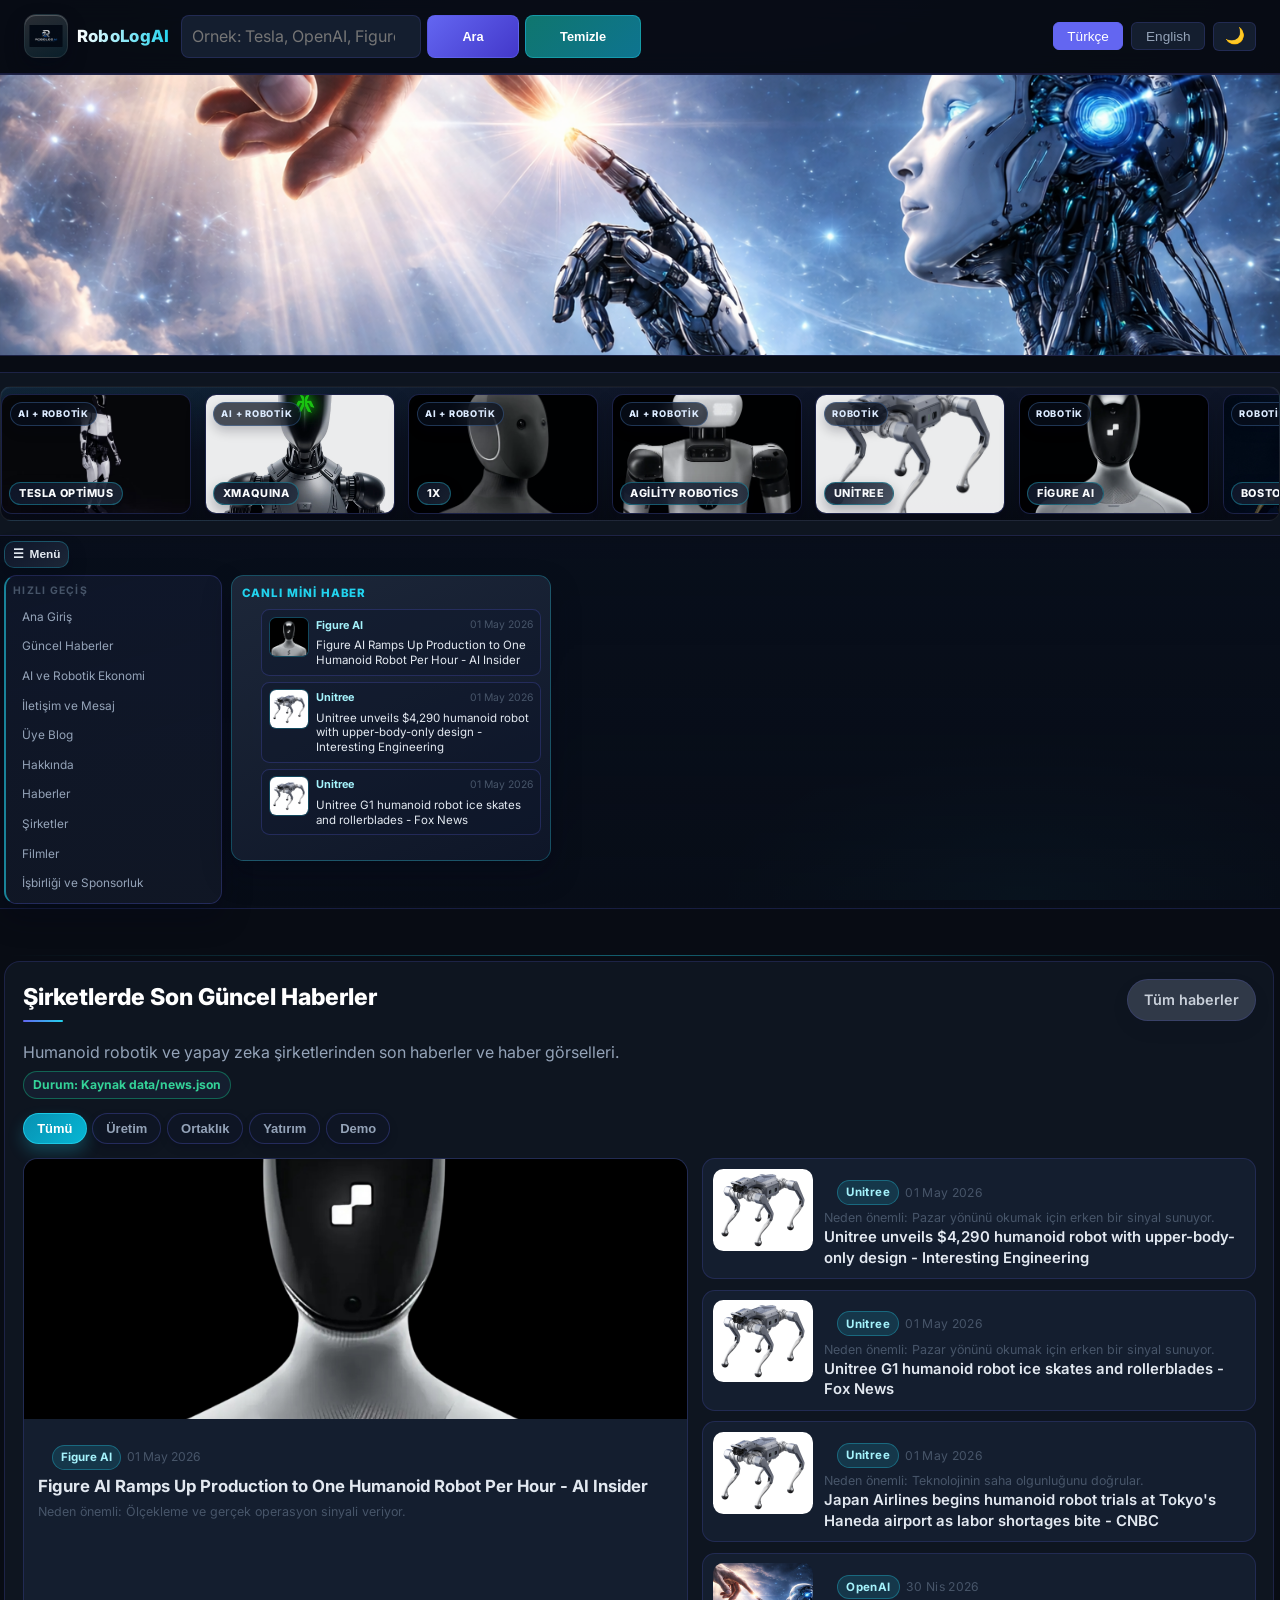
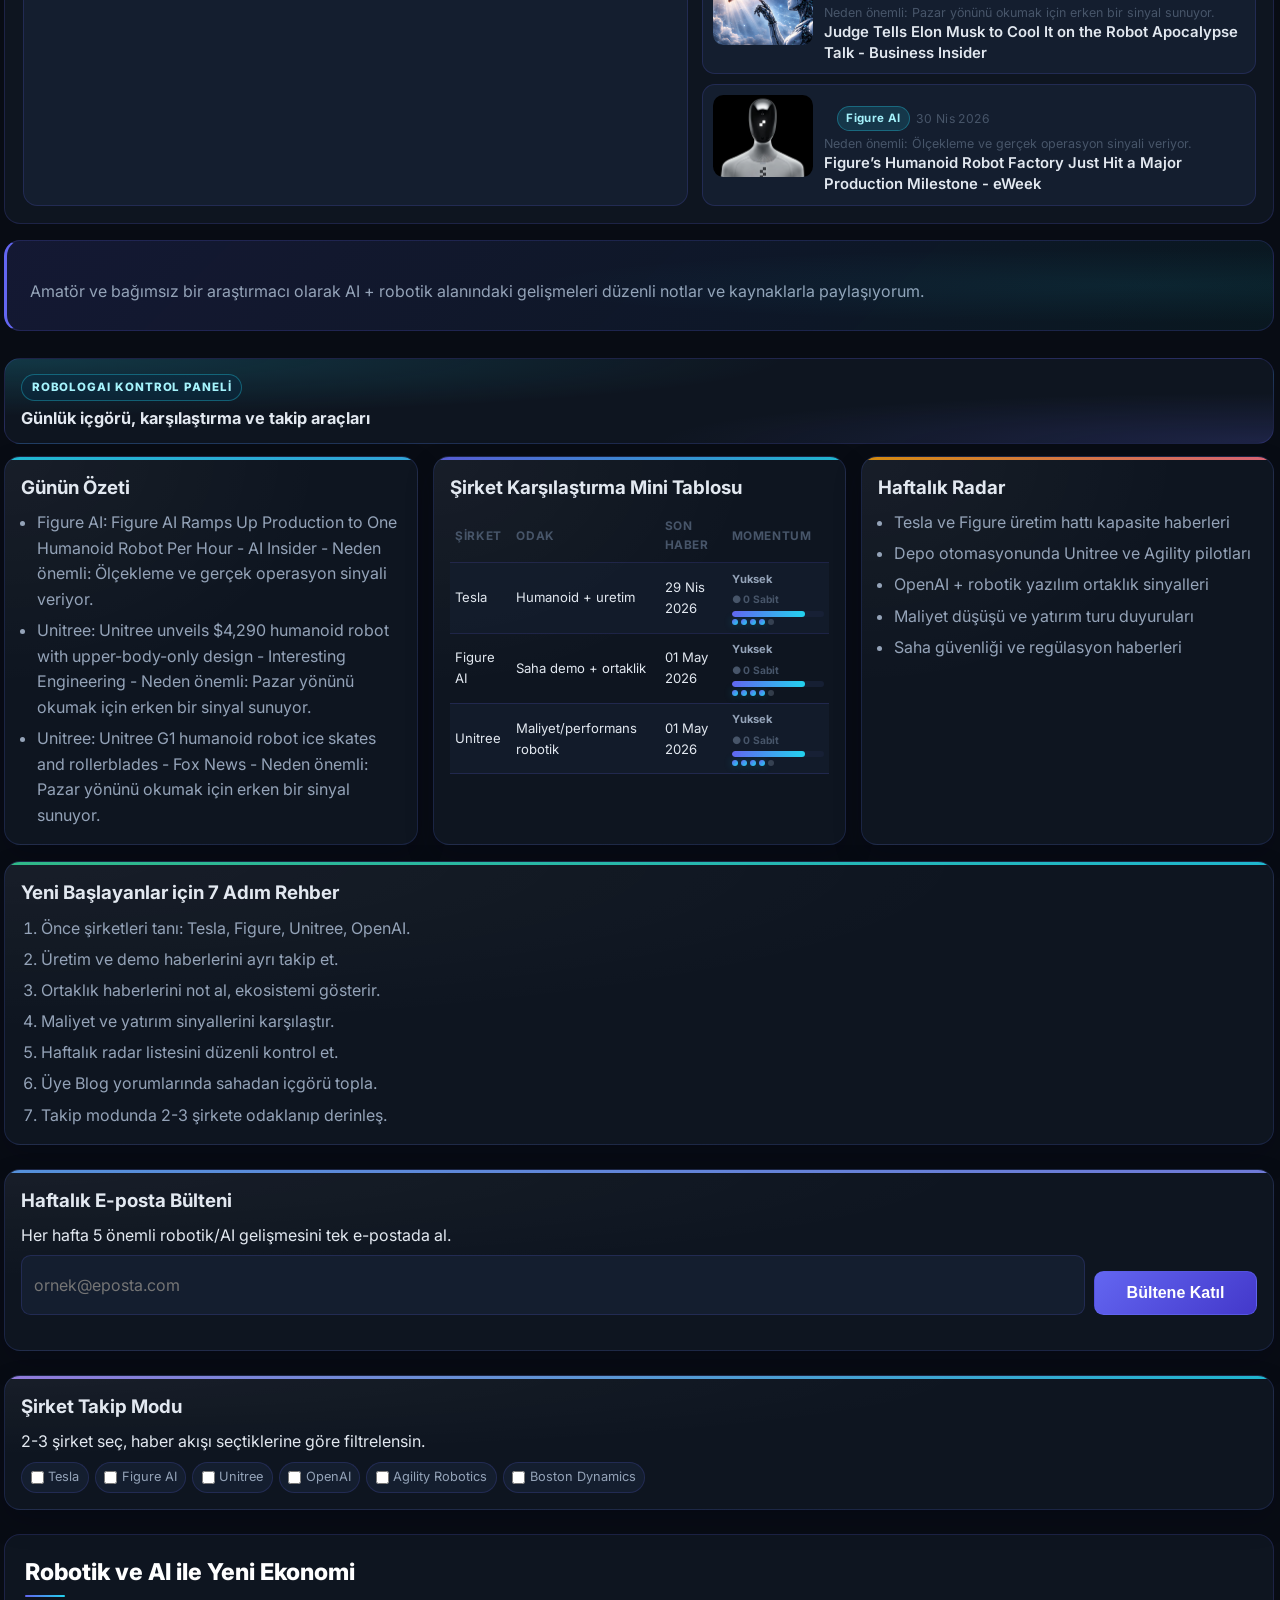
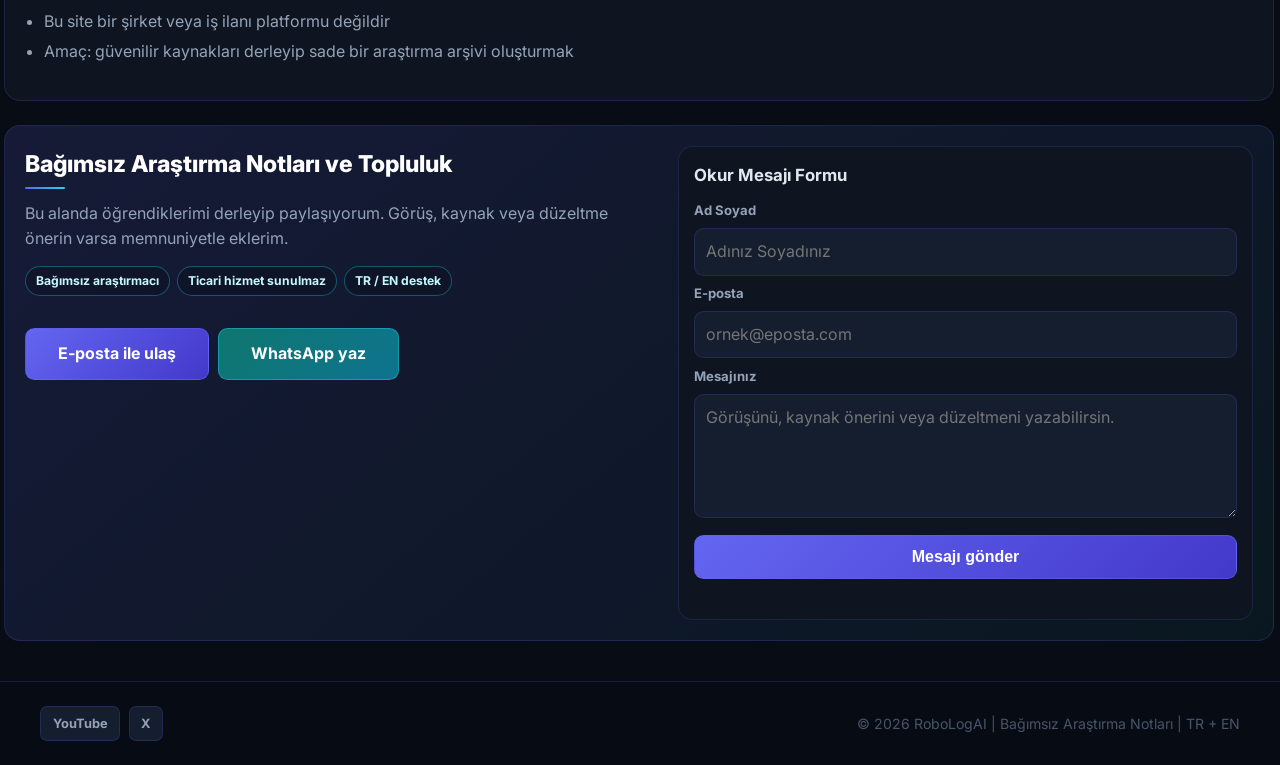
<file: index.html>
<!DOCTYPE html>
<html lang="tr">
<head>
  <meta charset="UTF-8" />
  <meta name="viewport" content="width=device-width, initial-scale=1.0" />
  <title>Humanoid ve Yapay Zeka Geleceği</title>
  <meta name="description" content="Humanoid robotik ve yapay zeka gelişmelerini bağımsız araştırma notlarıyla takip eden bilgi paylaşım platformu." />
  <link rel="canonical" href="https://robologai.com/" />
  <meta property="og:url" content="https://robologai.com/" />
  <link rel="stylesheet" href="style.css" />
</head>
<body>
  <header class="topbar">
    <div class="topbar-left">
      <a class="logo" href="index.html" aria-label="RoboLogAI ana sayfa">
        <img class="logo-mark" src="images/logos/site-logo.png" alt="RoboLogAI logosu" loading="eager" fetchpriority="high" />
        <span class="logo-text">RoboLogAI</span>
      </a>

      <section id="site-search" class="topbar-search" aria-label="Site search">
        <div class="search-row">
          <input id="site-search-input" type="search" data-ph-tr="Ornek: Tesla, OpenAI, Figure" data-ph-en="Example: Tesla, OpenAI, Figure" placeholder="Ornek: Tesla, OpenAI, Figure" />
          <button id="site-search-btn" class="btn" type="button">
            <span data-lang="tr">Ara</span>
            <span data-lang="en" class="hidden">Search</span>
          </button>
          <button id="site-search-clear" class="btn btn-alt" type="button">
            <span data-lang="tr">Temizle</span>
            <span data-lang="en" class="hidden">Clear</span>
          </button>
        </div>
        <p id="site-search-status" class="search-status" aria-live="polite"></p>
      </section>
    </div>

    <nav>
      <button class="lang-btn active" data-lang="tr">Türkçe</button>
      <button class="lang-btn" data-lang="en">English</button>
      <button class="theme-btn" id="theme-toggle" aria-label="Tema değiştir">🌙</button>
    </nav>
  </header>

  <section class="article-wide-banner article-wide-banner-full">
    <img src="images/robots/near-touch-human-robot.png" alt="Insan ve robot temali ana gorsel" loading="eager" fetchpriority="high" />
  </section>

  <section id="ad-strip">
      <div class="ad-marquee" aria-label="Robotik reklam seridi">
        <div class="ad-track">
          <article class="ad-item">
            <a class="ad-item-link" href="https://www.tesla.com/AI" target="_blank" rel="noopener noreferrer" aria-label="Tesla Optimus resmi sitesi">
              <img class="ad-robot" src="images/robots/tesla-original.jpg" alt="Tesla Optimus" loading="lazy" />
              <span class="ad-company-name">Tesla Optimus</span>
            </a>
          </article>
          <article class="ad-item">
            <a class="ad-item-link" href="https://www.xmaquina.io" target="_blank" rel="noopener noreferrer" aria-label="XMAQUINA resmi sitesi">
              <img class="ad-robot" src="images/robots/xmaquina-original.jpg" alt="XMAQUINA robot" loading="lazy" />
              <span class="ad-company-name">XMAQUINA</span>
            </a>
          </article>
          <article class="ad-item">
            <a class="ad-item-link" href="https://www.1x.tech" target="_blank" rel="noopener noreferrer" aria-label="1X resmi sitesi">
              <img class="ad-robot" src="images/robots/1x-original.jpg" alt="1X robot" loading="lazy" />
              <span class="ad-company-name">1X</span>
            </a>
          </article>
          <article class="ad-item">
            <a class="ad-item-link" href="https://www.agilityrobotics.com" target="_blank" rel="noopener noreferrer" aria-label="Agility Robotics resmi sitesi">
              <img class="ad-robot" src="images/robots/agility-original.jpg" alt="Agility Robotics robot" loading="lazy" />
              <span class="ad-company-name">Agility Robotics</span>
            </a>
          </article>
          <article class="ad-item">
            <a class="ad-item-link" href="https://www.unitree.com" target="_blank" rel="noopener noreferrer" aria-label="Unitree resmi sitesi">
              <img class="ad-robot" src="images/robots/unitree-original.jpg" alt="Unitree robot" loading="lazy" />
              <span class="ad-company-name">Unitree</span>
            </a>
          </article>
          <article class="ad-item">
            <a class="ad-item-link" href="https://www.figure.ai" target="_blank" rel="noopener noreferrer" aria-label="Figure AI resmi sitesi">
              <img class="ad-robot" src="images/robots/figure-original.jpg" alt="Figure AI robot" loading="lazy" />
              <span class="ad-company-name">Figure AI</span>
            </a>
          </article>
          <article class="ad-item">
            <a class="ad-item-link" href="https://www.bostondynamics.com" target="_blank" rel="noopener noreferrer" aria-label="Boston Dynamics resmi sitesi">
              <img class="ad-robot" src="images/robots/boston-original.jpg" alt="Boston Dynamics robot" loading="lazy" />
              <span class="ad-company-name">Boston Dynamics</span>
            </a>
          </article>
          <article class="ad-item">
            <a class="ad-item-link" href="https://faunarobotics.com" target="_blank" rel="noopener noreferrer" aria-label="Fauna Robotics resmi sitesi">
              <img class="ad-robot" src="images/robots/fauna-original.jpg" alt="Fauna Robotics robot" loading="lazy" />
              <span class="ad-company-name">Fauna Robotics</span>
            </a>
          </article>
          <article class="ad-item">
            <a class="ad-item-link" href="https://reflexrobotics.com" target="_blank" rel="noopener noreferrer" aria-label="Reflex Robotics resmi sitesi">
              <img class="ad-robot" src="images/robots/reflex robotix.jpg" alt="Reflex Robotics robot" loading="lazy" />
              <span class="ad-company-name">Reflex Robotics</span>
            </a>
          </article>

          <article class="ad-item" aria-hidden="true">
            <a class="ad-item-link" href="https://www.tesla.com/AI" target="_blank" rel="noopener noreferrer" tabindex="-1" aria-hidden="true">
              <img class="ad-robot" src="images/robots/tesla-original.jpg" alt="" loading="lazy" />
              <span class="ad-company-name" aria-hidden="true">Tesla Optimus</span>
            </a>
          </article>
          <article class="ad-item" aria-hidden="true">
            <a class="ad-item-link" href="https://www.xmaquina.io" target="_blank" rel="noopener noreferrer" tabindex="-1" aria-hidden="true">
              <img class="ad-robot" src="images/robots/xmaquina-original.jpg" alt="" loading="lazy" />
              <span class="ad-company-name" aria-hidden="true">XMAQUINA</span>
            </a>
          </article>
          <article class="ad-item" aria-hidden="true">
            <a class="ad-item-link" href="https://www.1x.tech" target="_blank" rel="noopener noreferrer" tabindex="-1" aria-hidden="true">
              <img class="ad-robot" src="images/robots/1x-original.jpg" alt="" loading="lazy" />
              <span class="ad-company-name" aria-hidden="true">1X</span>
            </a>
          </article>
          <article class="ad-item" aria-hidden="true">
            <a class="ad-item-link" href="https://www.agilityrobotics.com" target="_blank" rel="noopener noreferrer" tabindex="-1" aria-hidden="true">
              <img class="ad-robot" src="images/robots/agility-original.jpg" alt="" loading="lazy" />
              <span class="ad-company-name" aria-hidden="true">Agility Robotics</span>
            </a>
          </article>
          <article class="ad-item" aria-hidden="true">
            <a class="ad-item-link" href="https://www.unitree.com" target="_blank" rel="noopener noreferrer" tabindex="-1" aria-hidden="true">
              <img class="ad-robot" src="images/robots/unitree-original.jpg" alt="" loading="lazy" />
              <span class="ad-company-name" aria-hidden="true">Unitree</span>
            </a>
          </article>
          <article class="ad-item" aria-hidden="true">
            <a class="ad-item-link" href="https://www.figure.ai" target="_blank" rel="noopener noreferrer" tabindex="-1" aria-hidden="true">
              <img class="ad-robot" src="images/robots/figure-original.jpg" alt="" loading="lazy" />
              <span class="ad-company-name" aria-hidden="true">Figure AI</span>
            </a>
          </article>
          <article class="ad-item" aria-hidden="true">
            <a class="ad-item-link" href="https://www.bostondynamics.com" target="_blank" rel="noopener noreferrer" tabindex="-1" aria-hidden="true">
              <img class="ad-robot" src="images/robots/boston-original.jpg" alt="" loading="lazy" />
              <span class="ad-company-name" aria-hidden="true">Boston Dynamics</span>
            </a>
          </article>
          <article class="ad-item" aria-hidden="true">
            <a class="ad-item-link" href="https://faunarobotics.com" target="_blank" rel="noopener noreferrer" tabindex="-1" aria-hidden="true">
              <img class="ad-robot" src="images/robots/fauna-original.jpg" alt="" loading="lazy" />
              <span class="ad-company-name" aria-hidden="true">Fauna Robotics</span>
            </a>
          </article>
          <article class="ad-item" aria-hidden="true">
            <a class="ad-item-link" href="https://reflexrobotics.com" target="_blank" rel="noopener noreferrer" tabindex="-1" aria-hidden="true">
              <img class="ad-robot" src="images/robots/reflex robotix.jpg" alt="" loading="lazy" />
              <span class="ad-company-name" aria-hidden="true">Reflex Robotics</span>
            </a>
          </article>
        </div>
      </div>
    </section>

  <section id="drawer-dock" class="drawer-dock" aria-label="Sabit hızlı menü">
    <div class="drawer-dock-inner">
      <button id="left-drawer-toggle" class="left-drawer-toggle" type="button" aria-expanded="false" aria-controls="left-drawer-nav">
        <span class="left-drawer-icon" aria-hidden="true">☰</span>
        <span data-lang="tr">Menü</span>
        <span data-lang="en" class="hidden">Menu</span>
      </button>

      <div class="drawer-dock-row">
        <aside id="left-drawer-nav" class="left-drawer vertical-drawer" aria-label="Site bölümleri">
          <div class="vertical-drawer-inner">
            <p class="sidebar-heading" data-lang="tr">Hızlı Geçiş</p>
            <p class="sidebar-heading hidden" data-lang="en">Quick Access</p>
            <nav class="sidebar-nav" aria-label="Sayfa bağlantıları">
              <a class="sidebar-link" href="#hero">
                <span data-lang="tr">Ana Giriş</span>
                <span data-lang="en" class="hidden">Intro</span>
              </a>
              <a class="sidebar-link" href="#home-news-hub">
                <span data-lang="tr">Güncel Haberler</span>
                <span data-lang="en" class="hidden">Latest News</span>
              </a>
              <a class="sidebar-link" href="#about">
                <span data-lang="tr">AI ve Robotik Ekonomi</span>
                <span data-lang="en" class="hidden">AI and Robotics Economy</span>
              </a>
              <a class="sidebar-link" href="#lead-hub">
                <span data-lang="tr">İletişim ve Mesaj</span>
                <span data-lang="en" class="hidden">Contact and Message</span>
              </a>
              <a class="sidebar-link" href="member-blog.html">
                <span data-lang="tr">Üye Blog</span>
                <span data-lang="en" class="hidden">Member Blog</span>
              </a>
              <a class="sidebar-link" href="about.html">
                <span data-lang="tr">Hakkında</span>
                <span data-lang="en" class="hidden">About</span>
              </a>
              <a class="sidebar-link" href="news.html">
                <span data-lang="tr">Haberler</span>
                <span data-lang="en" class="hidden">News</span>
              </a>
              <a class="sidebar-link" href="companies.html">
                <span data-lang="tr">Şirketler</span>
                <span data-lang="en" class="hidden">Companies</span>
              </a>
              <a class="sidebar-link" href="films.html">
                <span data-lang="tr">Filmler</span>
                <span data-lang="en" class="hidden">Films</span>
              </a>
              <a class="sidebar-link" href="sponsor.html">
                <span data-lang="tr">İşbirliği ve Sponsorluk</span>
                <span data-lang="en" class="hidden">Collaboration and Sponsorship</span>
              </a>
            </nav>
          </div>
        </aside>

        <section id="drawer-mini-news" class="drawer-mini-news" aria-label="Canlı mini haber akışı">
          <p class="drawer-mini-title" data-lang="tr">Canlı Mini Haber</p>
          <p class="drawer-mini-title hidden" data-lang="en">Live Mini News</p>
          <ul id="drawer-mini-news-list" class="drawer-mini-news-list">
            <li class="drawer-mini-item" data-lang="tr">Haberler yükleniyor...</li>
            <li class="drawer-mini-item hidden" data-lang="en">Loading latest news...</li>
          </ul>
        </section>
      </div>
    </div>
  </section>

  <div class="page-layout" id="home-page-layout">
    <main class="container">
    <section id="hero">
      <p data-lang="tr">Amatör ve bağımsız bir araştırmacı olarak AI + robotik alanındaki gelişmeleri düzenli notlar ve kaynaklarla paylaşıyorum.</p>
      <p data-lang="en" class="hidden">As an independent hobby researcher, I share regular notes and sources on AI + robotics developments.</p>
    </section>

    <section id="home-news-hub">
      <div class="home-news-head">
        <div>
          <h2 data-lang="tr">Şirketlerde Son Güncel Haberler</h2>
          <h2 data-lang="en" class="hidden">Latest Company News Updates</h2>
          <p data-lang="tr">Humanoid robotik ve yapay zeka şirketlerinden son haberler ve haber görselleri.</p>
          <p data-lang="en" class="hidden">Latest updates and news visuals from humanoid robotics and AI companies.</p>
          <p id="home-news-source-badge" class="home-news-source-badge loading">Durum: Yükleniyor...</p>
        </div>
        <a class="mini-tab" href="news.html">
          <span data-lang="tr">Tüm haberler</span>
          <span data-lang="en" class="hidden">All news</span>
        </a>
      </div>

      <div id="home-news-filters" class="home-news-filters" aria-label="Haber filtreleri">
        <button class="post-filter active" type="button" data-news-filter="all">
          <span data-lang="tr">Tümü</span>
          <span data-lang="en" class="hidden">All</span>
        </button>
        <button class="post-filter" type="button" data-news-filter="production">
          <span data-lang="tr">Üretim</span>
          <span data-lang="en" class="hidden">Production</span>
        </button>
        <button class="post-filter" type="button" data-news-filter="partnership">
          <span data-lang="tr">Ortaklık</span>
          <span data-lang="en" class="hidden">Partnership</span>
        </button>
        <button class="post-filter" type="button" data-news-filter="investment">
          <span data-lang="tr">Yatırım</span>
          <span data-lang="en" class="hidden">Investment</span>
        </button>
        <button class="post-filter" type="button" data-news-filter="demo">
          <span data-lang="tr">Demo</span>
          <span data-lang="en" class="hidden">Demo</span>
        </button>
      </div>

      <div class="home-news-grid">
        <article id="home-featured-news" class="home-featured-news">
          <img class="home-featured-cover" src="images/robots/near-touch-human-robot.png" alt="Featured robot news visual" />
          <div class="home-featured-body">
            <div class="news-meta">
              <span class="news-source">RoboLogAI</span>
              <span class="news-time" data-lang="tr">Şimdi</span>
              <span class="news-time hidden" data-lang="en">Now</span>
            </div>
            <a class="home-featured-title" href="news.html" data-lang="tr">Canlı haber akışı yükleniyor, tüm güncel başlıklar için tıkla.</a>
            <a class="home-featured-title hidden" href="news.html" data-lang="en">Live news feed is loading, click for all latest headlines.</a>
          </div>
        </article>
        <div class="home-news-stream-wrap">
          <ul id="home-news-stream" class="home-news-stream">
            <li class="home-news-item">
              <img class="home-news-thumb" src="images/robots/tesla-original.jpg" alt="Tesla news visual" />
              <div class="home-news-copy">
                <div class="news-meta">
                  <span class="news-source">Tesla</span>
                </div>
                <a class="home-news-link" href="news.html" data-lang="tr">Tesla ve diğer şirketler için son haberleri gör.</a>
                <a class="home-news-link hidden" href="news.html" data-lang="en">See the latest updates for Tesla and other companies.</a>
              </div>
            </li>
            <li class="home-news-item">
              <img class="home-news-thumb" src="images/robots/figure-original.jpg" alt="Figure AI news visual" />
              <div class="home-news-copy">
                <div class="news-meta">
                  <span class="news-source">Figure AI</span>
                </div>
                <a class="home-news-link" href="news.html" data-lang="tr">Figure AI, Unitree, OpenAI ve daha fazlası burada.</a>
                <a class="home-news-link hidden" href="news.html" data-lang="en">Figure AI, Unitree, OpenAI and more are listed here.</a>
              </div>
            </li>
          </ul>
        </div>
      </div>
    </section>

    <section id="dashboard-head" class="dashboard-head">
      <p class="dashboard-kicker" data-lang="tr">RoboLogAI Kontrol Paneli</p>
      <p class="dashboard-kicker hidden" data-lang="en">RoboLogAI Control Panel</p>
      <h3 data-lang="tr">Günlük içgörü, karşılaştırma ve takip araçları</h3>
      <h3 data-lang="en" class="hidden">Daily insights, comparison, and tracking tools</h3>
    </section>

    <section id="insight-hub" class="insight-hub">
      <article id="daily-summary-card" class="insight-card insight-card-summary">
        <h3 data-lang="tr">Günün Özeti</h3>
        <h3 data-lang="en" class="hidden">Daily Snapshot</h3>
        <ul id="daily-summary-list" class="insight-list">
          <li data-lang="tr">Haberler yüklenirken özet hazırlanıyor...</li>
          <li data-lang="en" class="hidden">Summary is being prepared while news loads...</li>
        </ul>
      </article>

      <article id="company-compare-card" class="insight-card insight-card-compare">
        <h3 data-lang="tr">Şirket Karşılaştırma Mini Tablosu</h3>
        <h3 data-lang="en" class="hidden">Company Mini Compare Table</h3>
        <div class="table-wrap">
          <table class="mini-compare-table">
            <thead>
              <tr>
                <th data-lang="tr">Şirket</th>
                <th data-lang="en" class="hidden">Company</th>
                <th data-lang="tr">Odak</th>
                <th data-lang="en" class="hidden">Focus</th>
                <th data-lang="tr">Son Haber</th>
                <th data-lang="en" class="hidden">Last Update</th>
                <th data-lang="tr">Momentum</th>
                <th data-lang="en" class="hidden">Momentum</th>
              </tr>
            </thead>
            <tbody id="mini-compare-body">
              <tr>
                <td>Tesla</td>
                <td data-lang="tr">Bekleniyor</td>
                <td data-lang="en" class="hidden">Pending</td>
                <td data-lang="tr">Bekleniyor</td>
                <td data-lang="en" class="hidden">Pending</td>
                <td>--</td>
              </tr>
            </tbody>
          </table>
        </div>
      </article>

      <article class="insight-card insight-card-radar">
        <h3 data-lang="tr">Haftalık Radar</h3>
        <h3 data-lang="en" class="hidden">Weekly Radar</h3>
        <ul class="insight-list">
          <li data-lang="tr">Tesla ve Figure üretim hattı kapasite haberleri</li>
          <li data-lang="en" class="hidden">Tesla and Figure production-line capacity updates</li>
          <li data-lang="tr">Depo otomasyonunda Unitree ve Agility pilotları</li>
          <li data-lang="en" class="hidden">Unitree and Agility pilots in warehouse automation</li>
          <li data-lang="tr">OpenAI + robotik yazılım ortaklık sinyalleri</li>
          <li data-lang="en" class="hidden">OpenAI + robotics software partnership signals</li>
          <li data-lang="tr">Maliyet düşüşü ve yatırım turu duyuruları</li>
          <li data-lang="en" class="hidden">Cost-down trends and funding round announcements</li>
          <li data-lang="tr">Saha güvenliği ve regülasyon haberleri</li>
          <li data-lang="en" class="hidden">Field safety and regulation news</li>
        </ul>
      </article>
    </section>

    <section id="onboarding-hub" class="insight-card insight-card-guide">
      <h3 data-lang="tr">Yeni Başlayanlar için 7 Adım Rehber</h3>
      <h3 data-lang="en" class="hidden">7-Step Beginner Guide</h3>
      <ol class="insight-list ordered">
        <li data-lang="tr">Önce şirketleri tanı: Tesla, Figure, Unitree, OpenAI.</li>
        <li data-lang="en" class="hidden">Start with core companies: Tesla, Figure, Unitree, OpenAI.</li>
        <li data-lang="tr">Üretim ve demo haberlerini ayrı takip et.</li>
        <li data-lang="en" class="hidden">Track production and demo updates separately.</li>
        <li data-lang="tr">Ortaklık haberlerini not al, ekosistemi gösterir.</li>
        <li data-lang="en" class="hidden">Watch partnerships; they reveal ecosystem direction.</li>
        <li data-lang="tr">Maliyet ve yatırım sinyallerini karşılaştır.</li>
        <li data-lang="en" class="hidden">Compare cost and funding signals.</li>
        <li data-lang="tr">Haftalık radar listesini düzenli kontrol et.</li>
        <li data-lang="en" class="hidden">Review weekly radar items regularly.</li>
        <li data-lang="tr">Üye Blog yorumlarında sahadan içgörü topla.</li>
        <li data-lang="en" class="hidden">Use member comments for field-level insights.</li>
        <li data-lang="tr">Takip modunda 2-3 şirkete odaklanıp derinleş.</li>
        <li data-lang="en" class="hidden">Use follow mode to focus on 2-3 companies deeply.</li>
      </ol>
    </section>

    <section id="newsletter-hub" class="insight-card insight-card-digest">
      <h3 data-lang="tr">Haftalık E-posta Bülteni</h3>
      <h3 data-lang="en" class="hidden">Weekly Email Digest</h3>
      <p data-lang="tr">Her hafta 5 önemli robotik/AI gelişmesini tek e-postada al.</p>
      <p data-lang="en" class="hidden">Get 5 key robotics/AI updates in one weekly email.</p>
      <form id="newsletter-form" class="newsletter-form" novalidate>
        <input id="newsletter-email" type="email" required data-ph-tr="ornek@eposta.com" data-ph-en="name@email.com" placeholder="ornek@eposta.com" />
        <button class="btn" type="submit">
          <span data-lang="tr">Bültene Katıl</span>
          <span data-lang="en" class="hidden">Join Digest</span>
        </button>
      </form>
      <p id="newsletter-status" class="form-status" aria-live="polite"></p>
    </section>

    <section id="follow-mode" class="insight-card insight-card-follow">
      <h3 data-lang="tr">Şirket Takip Modu</h3>
      <h3 data-lang="en" class="hidden">Company Follow Mode</h3>
      <p data-lang="tr">2-3 şirket seç, haber akışı seçtiklerine göre filtrelensin.</p>
      <p data-lang="en" class="hidden">Pick 2-3 companies and filter the feed accordingly.</p>
      <div id="follow-company-chips" class="follow-company-chips">
        <label><input type="checkbox" value="Tesla" /> Tesla</label>
        <label><input type="checkbox" value="Figure AI" /> Figure AI</label>
        <label><input type="checkbox" value="Unitree" /> Unitree</label>
        <label><input type="checkbox" value="OpenAI" /> OpenAI</label>
        <label><input type="checkbox" value="Agility Robotics" /> Agility Robotics</label>
        <label><input type="checkbox" value="Boston Dynamics" /> Boston Dynamics</label>
      </div>
    </section>

    <section id="about">
      <h2 data-lang="tr">Robotik ve AI ile Yeni Ekonomi</h2>
      <h2 data-lang="en" class="hidden">A New Economy with Robotics and AI</h2>
      <ul>
        <li data-lang="tr">Bu site bir şirket veya iş ilanı platformu değildir</li>
        <li data-lang="en" class="hidden">This website is not a company or a job-offer platform</li>
        <li data-lang="tr">Amaç: güvenilir kaynakları derleyip sade bir araştırma arşivi oluşturmak</li>
        <li data-lang="en" class="hidden">Goal: curate reliable sources and build a simple research archive</li>
      </ul>
    </section>

    <section id="lead-hub">
      <div class="lead-copy">
        <h2 data-lang="tr">Bağımsız Araştırma Notları ve Topluluk</h2>
        <h2 data-lang="en" class="hidden">Independent Research Notes and Community</h2>
        <p data-lang="tr">Bu alanda öğrendiklerimi derleyip paylaşıyorum. Görüş, kaynak veya düzeltme önerin varsa memnuniyetle eklerim.</p>
        <p data-lang="en" class="hidden">I collect and share what I learn in this field. If you have suggestions, sources, or corrections, I would be happy to include them.</p>

        <div class="lead-badges">
          <span class="lead-pill" data-lang="tr">Bağımsız araştırmacı</span>
          <span class="lead-pill hidden" data-lang="en">Independent researcher</span>
          <span class="lead-pill" data-lang="tr">Ticari hizmet sunulmaz</span>
          <span class="lead-pill hidden" data-lang="en">No commercial services</span>
          <span class="lead-pill" data-lang="tr">TR / EN destek</span>
          <span class="lead-pill hidden" data-lang="en">TR / EN support</span>
        </div>

        <div class="lead-actions">
          <a class="btn" href="mailto:robologai@gmail.com?subject=RoboLogAI%20Okur%20Mesaji" data-lang="tr">E-posta ile ulaş</a>
          <a class="btn hidden" href="mailto:robologai@gmail.com?subject=RoboLogAI%20Reader%20Message" data-lang="en">Send email</a>
          <a class="btn btn-alt" href="https://wa.me/905000000000" target="_blank" rel="noopener noreferrer" data-lang="tr">WhatsApp yaz</a>
          <a class="btn btn-alt hidden" href="https://wa.me/905000000000" target="_blank" rel="noopener noreferrer" data-lang="en">Message on WhatsApp</a>
        </div>
      </div>

      <form id="lead-form" class="lead-form" novalidate>
        <h3 data-lang="tr">Okur Mesajı Formu</h3>
        <h3 data-lang="en" class="hidden">Reader Message Form</h3>

        <label for="lead-name">
          <span data-lang="tr">Ad Soyad</span>
          <span data-lang="en" class="hidden">Full Name</span>
        </label>
        <input id="lead-name" name="name" type="text" required data-ph-tr="Adınız Soyadınız" data-ph-en="Your full name" />

        <label for="lead-email">
          <span data-lang="tr">E-posta</span>
          <span data-lang="en" class="hidden">Email</span>
        </label>
        <input id="lead-email" name="email" type="email" required data-ph-tr="ornek@eposta.com" data-ph-en="name@email.com" />

        <label for="lead-focus">
          <span data-lang="tr">Mesajınız</span>
          <span data-lang="en" class="hidden">Your Message</span>
        </label>
        <textarea id="lead-focus" name="focus" rows="4" required data-ph-tr="Görüşünü, kaynak önerini veya düzeltmeni yazabilirsin." data-ph-en="You can share your opinion, source suggestion, or correction."></textarea>

        <button class="btn" type="submit">
          <span data-lang="tr">Mesajı gönder</span>
          <span data-lang="en" class="hidden">Send message</span>
        </button>
        <p id="lead-status" class="form-status" aria-live="polite"></p>
      </form>
    </section>
    </main>
  </div>

  <footer>
    <div class="footer-inner">
      <div class="footer-social">
        <a class="footer-social-link" href="https://youtube.com/@robologai" target="_blank" rel="noopener noreferrer" aria-label="RoboLogAI YouTube">YouTube</a>
        <a class="footer-social-link" href="https://x.com/robologai" target="_blank" rel="noopener noreferrer" aria-label="RoboLogAI X">X</a>
      </div>
      <p>© 2026 RoboLogAI | Bağımsız Araştırma Notları | TR + EN</p>
    </div>
  </footer>

  <script>
    window.ROBOLOGAI_AI_ENDPOINT = "";
  </script>
  <script src="script.js?v=20260405e"></script>
</body>
</html>
</file>
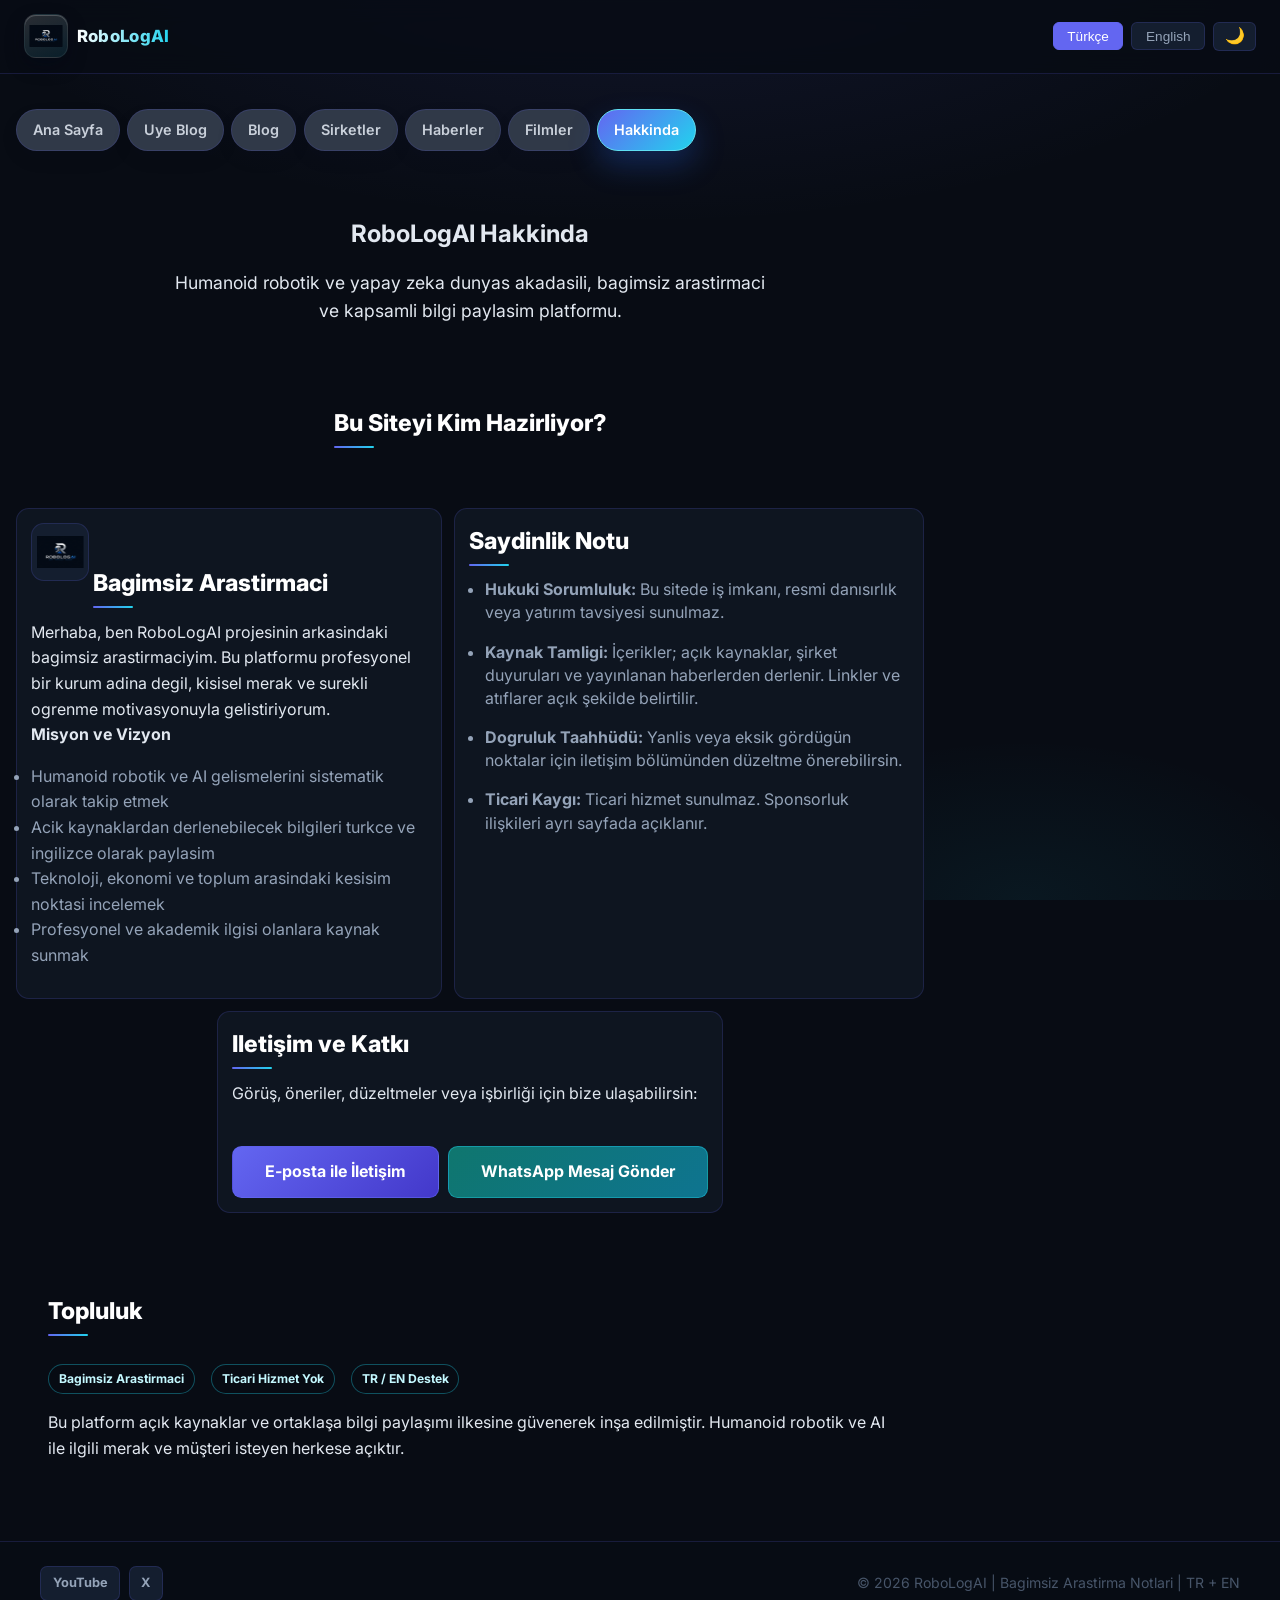
<file: about.html>
<!DOCTYPE html>
<html lang="tr">
<head>
  <meta charset="UTF-8" />
  <meta name="viewport" content="width=device-width, initial-scale=1.0" />
  <title>RoboLogAI Hakkında - Bagimsiz Robotik ve AI Arastirmasi</title>
  <meta name="description" content="RoboLogAI hakkinda: bagimsiz arastirmaci, misyon, saydinlik notlari ve topluluk bilgileri." />
  <link rel="canonical" href="https://robologai.com/about.html" />
  <meta property="og:url" content="https://robologai.com/about.html" />
  <link rel="stylesheet" href="style.css" />
</head>
<body>
  <header class="topbar">
    <a class="logo" href="index.html" aria-label="RoboLogAI ana sayfa">
      <img class="logo-mark" src="images/logos/site-logo.png" alt="RoboLogAI logosu" loading="eager" fetchpriority="high" />
      <span class="logo-text">RoboLogAI</span>
    </a>
    <nav>
      <button class="lang-btn active" data-lang="tr">Türkçe</button>
      <button class="lang-btn" data-lang="en">English</button>
      <button class="theme-btn" id="theme-toggle" aria-label="Tema değiştir">🌙</button>
    </nav>
  </header>

  <main class="container">
    <section class="mini-page-tabs" aria-label="Sayfa sekmeleri">
      <a class="mini-tab" href="index.html">
        <span data-lang="tr">Ana Sayfa</span>
        <span data-lang="en" class="hidden">Home</span>
      </a>
      <a class="mini-tab" href="member-blog.html">
        <span data-lang="tr">Uye Blog</span>
        <span data-lang="en" class="hidden">Member Blog</span>
      </a>
      <a class="mini-tab" href="blog.html">
        <span data-lang="tr">Blog</span>
        <span data-lang="en" class="hidden">Blog</span>
      </a>
      <a class="mini-tab" href="companies.html">
        <span data-lang="tr">Sirketler</span>
        <span data-lang="en" class="hidden">Companies</span>
      </a>
      <a class="mini-tab" href="news.html">
        <span data-lang="tr">Haberler</span>
        <span data-lang="en" class="hidden">News</span>
      </a>
      <a class="mini-tab" href="films.html">
        <span data-lang="tr">Filmler</span>
        <span data-lang="en" class="hidden">Films</span>
      </a>
      <a class="mini-tab active" href="about.html">
        <span data-lang="tr">Hakkinda</span>
        <span data-lang="en" class="hidden">About</span>
      </a>
    </section>

    <section id="about-hero" style="text-align: center; margin: 2rem 0; padding: 2rem 0; border-bottom: 1px solid var(--color-border);">
      <h1 data-lang="tr">RoboLogAI Hakkinda</h1>
      <h1 data-lang="en" class="hidden">About RoboLogAI</h1>
      <p data-lang="tr" style="font-size: 1.1rem; max-width: 600px; margin: 1rem auto;">Humanoid robotik ve yapay zeka dunyas akadasili, bagimsiz arastirmaci ve kapsamli bilgi paylasim platformu.</p>
      <p data-lang="en" class="hidden" style="font-size: 1.1rem; max-width: 600px; margin: 1rem auto;">Independent researcher and comprehensive information-sharing platform focused on humanoid robotics and AI landscape.</p>
    </section>

    <section id="who-runs-site" style="margin: 1.2rem 0 2rem; text-align: center;">
      <h2 data-lang="tr">Bu Siteyi Kim Hazirliyor?</h2>
      <h2 data-lang="en" class="hidden">Who Runs This Site?</h2>
    </section>

    <section id="about-creator" style="margin: 3rem 0;">
      <div class="creator-grid">
        <article class="creator-card">
          <img class="creator-avatar" src="images/logos/site-logo.png" alt="RoboLogAI profil gorseli" loading="lazy" />
          <h2 data-lang="tr">Bagimsiz Arastirmaci</h2>
          <h2 data-lang="en" class="hidden">Independent Researcher</h2>
          <p data-lang="tr">Merhaba, ben RoboLogAI projesinin arkasindaki bagimsiz arastirmaciyim. Bu platformu profesyonel bir kurum adina degil, kisisel merak ve surekli ogrenme motivasyonuyla gelistiriyorum.</p>
          <p data-lang="en" class="hidden">Hi, I am the independent researcher behind RoboLogAI. This platform is developed not on behalf of a company, but with personal curiosity and continuous learning motivation.</p>
          
          <h3 data-lang="tr">Misyon ve Vizyon</h3>
          <h3 data-lang="en" class="hidden">Mission and Vision</h3>
          <ul style="text-align: left; margin: 1rem 0;">
            <li data-lang="tr">Humanoid robotik ve AI gelismelerini sistematik olarak takip etmek</li>
            <li data-lang="en" class="hidden">Systematically tracking developments in humanoid robotics and AI</li>
            <li data-lang="tr">Acik kaynaklardan derlenebilecek bilgileri turkce ve ingilizce olarak paylasim</li>
            <li data-lang="en" class="hidden">Sharing accessible information in Turkish and English</li>
            <li data-lang="tr">Teknoloji, ekonomi ve toplum arasindaki kesisim noktasi incelemek</li>
            <li data-lang="en" class="hidden">Examining the intersection of technology, economy, and society</li>
            <li data-lang="tr">Profesyonel ve akademik ilgisi olanlara kaynak sunmak</li>
            <li data-lang="en" class="hidden">Providing resources for those with professional and academic interest</li>
          </ul>
        </article>

        <article class="creator-card policy-card">
          <h2 data-lang="tr">Saydinlik Notu</h2>
          <h2 data-lang="en" class="hidden">Transparency Note</h2>
          <ul>
            <li data-lang="tr"><strong>Hukuki Sorumluluk:</strong> Bu sitede iş imkanı, resmi danısırlık veya yatırım tavsiyesi sunulmaz.</li>
            <li data-lang="en" class="hidden"><strong>Legal Responsibility:</strong> This site does not offer jobs, official consulting, or investment advice.</li>
            
            <li data-lang="tr" style="margin-top: 1rem;"><strong>Kaynak Tamligi:</strong> İçerikler; açık kaynaklar, şirket duyuruları ve yayınlanan haberlerden derlenir. Linkler ve atıflarer açık şekilde belirtilir.</li>
            <li data-lang="en" class="hidden" style="margin-top: 1rem;"><strong>Source Integrity:</strong> Content is compiled from public sources, company announcements, and published news. Links and citations are clearly indicated.</li>
            
            <li data-lang="tr" style="margin-top: 1rem;"><strong>Dogruluk Taahhüdü:</strong> Yanlis veya eksik gördügün noktalar için iletişim bölümünden düzeltme önerebilirsin.</li>
            <li data-lang="en" class="hidden" style="margin-top: 1rem;"><strong>Accuracy Commitment:</strong> If you notice inaccurate or missing points, you can suggest corrections via the contact section.</li>
            
            <li data-lang="tr" style="margin-top: 1rem;"><strong>Ticari Kaygı:</strong> Ticari hizmet sunulmaz. Sponsorluk ilişkileri ayrı sayfada açıklanır.</li>
            <li data-lang="en" class="hidden" style="margin-top: 1rem;"><strong>Commercial Disclaimer:</strong> No commercial services are offered. Sponsorship relationships are disclosed separately.</li>
          </ul>
        </article>

        <article class="creator-card" style="grid-column: 1 / -1; max-width: 600px; margin: 0 auto;">
          <h2 data-lang="tr">Iletişim ve Katkı</h2>
          <h2 data-lang="en" class="hidden">Contact and Contributions</h2>
          <p data-lang="tr">Görüş, öneriler, düzeltmeler veya işbirliği için bize ulaşabilirsin:</p>
          <p data-lang="en" class="hidden">You can reach us with suggestions, corrections, or collaboration opportunities:</p>
          
          <div class="lead-actions" style="margin-top: 1.5rem;">
            <a class="btn" href="mailto:robologai@gmail.com?subject=RoboLogAI%20Okur%20Mesaji" data-lang="tr">E-posta ile İletişim</a>
            <a class="btn hidden" href="mailto:robologai@gmail.com?subject=RoboLogAI%20Reader%20Message" data-lang="en">Contact via Email</a>
            <a class="btn btn-alt" href="https://wa.me/905000000000" target="_blank" rel="noopener noreferrer" data-lang="tr">WhatsApp Mesaj Gönder</a>
            <a class="btn btn-alt hidden" href="https://wa.me/905000000000" target="_blank" rel="noopener noreferrer" data-lang="en">Send WhatsApp Message</a>
          </div>
        </article>
      </div>
    </section>

    <section id="about-community" style="margin: 3rem 0; padding: 2rem; background-color: var(--color-bg-secondary); border-radius: 8px;">
      <h2 data-lang="tr">Topluluk</h2>
      <h2 data-lang="en" class="hidden">Community</h2>
      
      <div class="lead-badges" style="display: flex; gap: 1rem; flex-wrap: wrap; margin: 1rem 0; justify-content: flex-start;">
        <span class="lead-pill" data-lang="tr">Bagimsiz Arastirmaci</span>
        <span class="lead-pill hidden" data-lang="en">Independent Researcher</span>
        <span class="lead-pill" data-lang="tr">Ticari Hizmet Yok</span>
        <span class="lead-pill hidden" data-lang="en">No Commercial Services</span>
        <span class="lead-pill" data-lang="tr">TR / EN Destek</span>
        <span class="lead-pill hidden" data-lang="en">TR / EN Support</span>
      </div>

      <p data-lang="tr">Bu platform açık kaynaklar ve ortaklaşa bilgi paylaşımı ilkesine güvenerek inşa edilmiştir. Humanoid robotik ve AI ile ilgili merak ve müşteri isteyen herkese açıktır.</p>
      <p data-lang="en" class="hidden">This platform is built on the principles of open sources and collaborative knowledge sharing. It is open to anyone with curiosity about humanoid robotics and AI, or a desire to contribute.</p>
    </section>
  </main>

  <footer>
    <div class="footer-inner">
      <div class="footer-social">
        <a class="footer-social-link" href="https://youtube.com/@robologai" target="_blank" rel="noopener noreferrer" aria-label="RoboLogAI YouTube">YouTube</a>
        <a class="footer-social-link" href="https://x.com/robologai" target="_blank" rel="noopener noreferrer" aria-label="RoboLogAI X">X</a>
      </div>
      <p>© 2026 RoboLogAI | Bagimsiz Arastirma Notlari | TR + EN</p>
    </div>
  </footer>

  <script src="script.js?v=20260405e"></script>
</body>
</html>
</file>
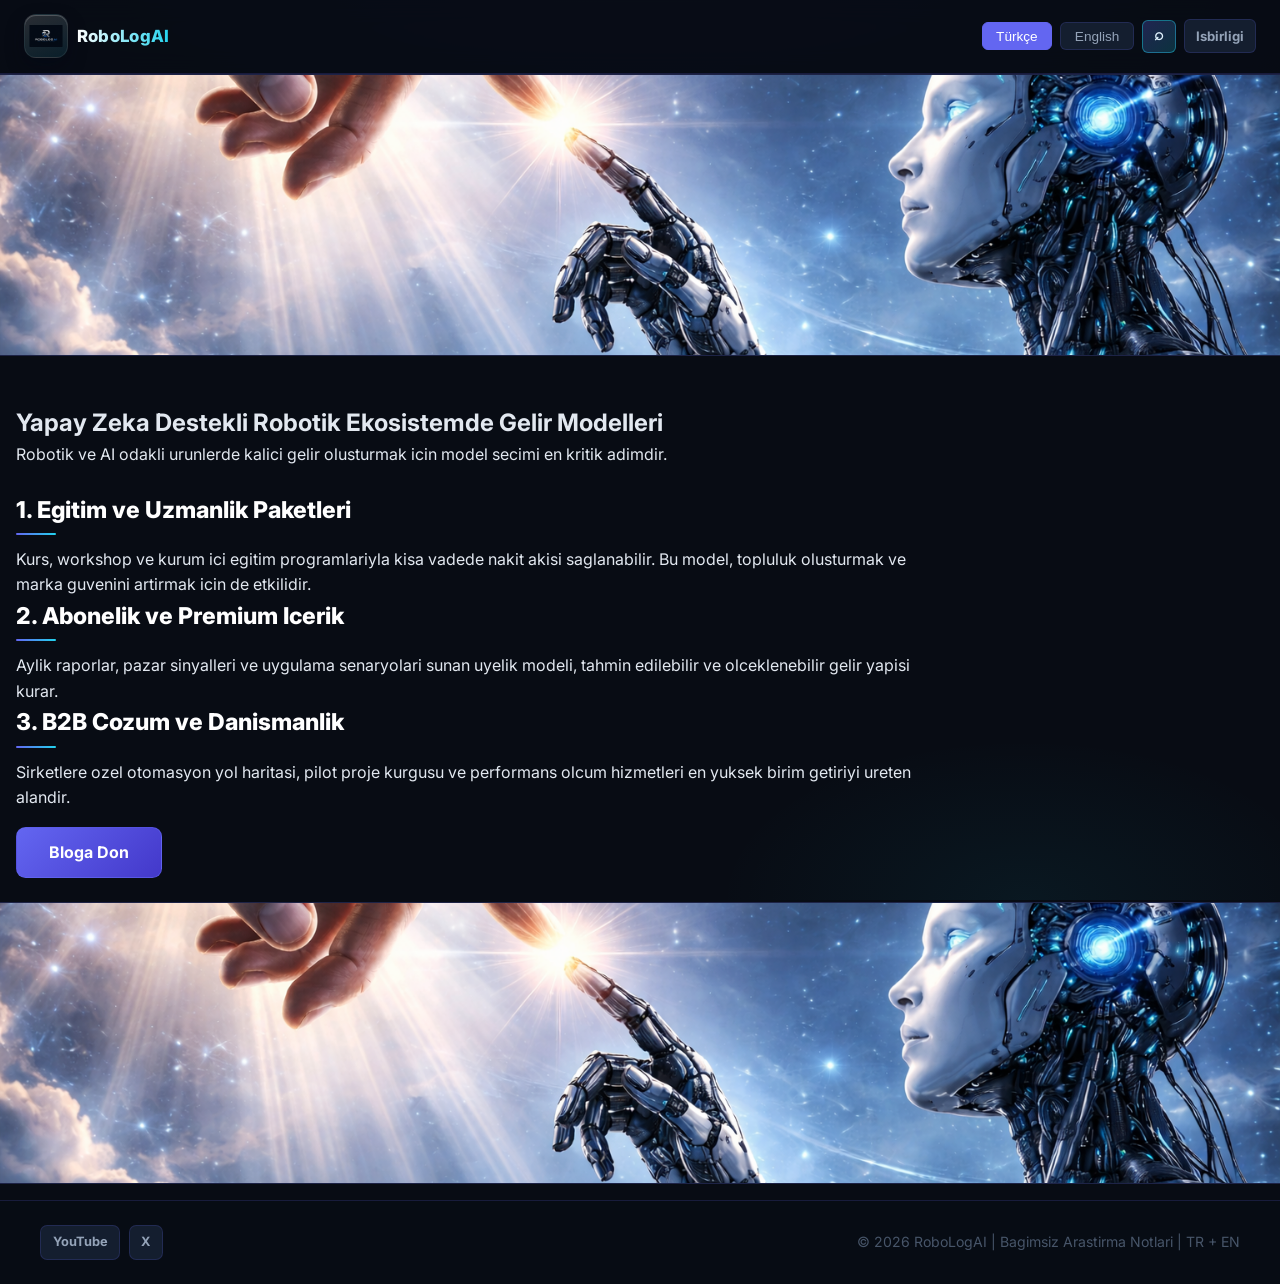
<file: article-ai-robotics-revenue.html>
<!DOCTYPE html>
<html lang="tr">
<head>
  <meta charset="UTF-8" />
  <meta name="viewport" content="width=device-width, initial-scale=1.0" />
  <title>Yapay Zeka Destekli Robotik Ekosistemde Gelir Modelleri</title>
  <meta name="description" content="AI destekli robotik ekosistemde olceklenebilir gelir modelleri ve uygulama yaklasimlari." />
  <link rel="canonical" href="https://robologai.com/article-ai-robotics-revenue.html" />
  <meta property="og:url" content="https://robologai.com/article-ai-robotics-revenue.html" />
  <link rel="stylesheet" href="style.css" />
</head>
<body>
  <header class="topbar">
    <a class="logo" href="index.html" aria-label="RoboLogAI ana sayfa">
      <img class="logo-mark" src="images/logos/site-logo.png" alt="RoboLogAI logosu" loading="eager" fetchpriority="high" />
      <span class="logo-text">RoboLogAI</span>
    </a>
    <nav>
      <button class="lang-btn active" data-lang="tr">Türkçe</button>
      <button class="lang-btn" data-lang="en">English</button>
      <button class="top-search-link" type="button" aria-label="Quick search" title="Quick Search">
        <span class="top-search-icon" aria-hidden="true">⌕</span>
      </button>
      <a class="social-link" href="sponsor.html" aria-label="Is birligi ve sponsorluk">Isbirligi</a>
    </nav>
  </header>

  <div id="top-search-popover" class="top-search-popover hidden" role="dialog" aria-label="Quick search panel">
    <input id="top-search-mini-input" type="search" data-ph-tr="Sirket veya haber ara..." data-ph-en="Search company or news..." placeholder="Sirket veya haber ara..." />
    <button id="top-search-mini-go" class="btn" type="button">
      <span data-lang="tr">Git</span>
      <span data-lang="en" class="hidden">Go</span>
    </button>
  </div>

  <section class="article-wide-banner article-wide-banner-full">
    <img src="images/robots/near-touch-human-robot.png" alt="Robotik ve yapay zeka gorsel bandi" loading="eager" fetchpriority="high" />
  </section>

  <main class="container">
    <section id="article-hero">
      <h1 data-lang="tr">Yapay Zeka Destekli Robotik Ekosistemde Gelir Modelleri</h1>
      <h1 data-lang="en" class="hidden">Revenue Models in the AI-Powered Robotics Ecosystem</h1>
      <p data-lang="tr">Robotik ve AI odakli urunlerde kalici gelir olusturmak icin model secimi en kritik adimdir.</p>
      <p data-lang="en" class="hidden">Model selection is the critical step for building durable revenue in robotics + AI products.</p>
    </section>

    <section id="article-content">
      <h2 data-lang="tr">1. Egitim ve Uzmanlik Paketleri</h2>
      <h2 data-lang="en" class="hidden">1. Training and Expertise Packages</h2>
      <p data-lang="tr">Kurs, workshop ve kurum ici egitim programlariyla kisa vadede nakit akisi saglanabilir. Bu model, topluluk olusturmak ve marka guvenini artirmak icin de etkilidir.</p>
      <p data-lang="en" class="hidden">Courses, workshops, and enterprise training programs can create short-term cash flow. This model is also effective for building community and trust.</p>

      <h2 data-lang="tr">2. Abonelik ve Premium Icerik</h2>
      <h2 data-lang="en" class="hidden">2. Subscription and Premium Content</h2>
      <p data-lang="tr">Aylik raporlar, pazar sinyalleri ve uygulama senaryolari sunan uyelik modeli, tahmin edilebilir ve olceklenebilir gelir yapisi kurar.</p>
      <p data-lang="en" class="hidden">Membership models with monthly reports, market signals, and implementation playbooks create predictable and scalable revenue.</p>

      <h2 data-lang="tr">3. B2B Cozum ve Danismanlik</h2>
      <h2 data-lang="en" class="hidden">3. B2B Solutions and Advisory</h2>
      <p data-lang="tr">Sirketlere ozel otomasyon yol haritasi, pilot proje kurgusu ve performans olcum hizmetleri en yuksek birim getiriyi ureten alandir.</p>
      <p data-lang="en" class="hidden">Custom automation roadmaps, pilot design, and performance measurement services usually deliver the highest unit economics.</p>

      <a href="blog.html" class="btn" data-lang="tr">Bloga Don</a>
      <a href="blog.html" class="btn hidden" data-lang="en">Back to Blog</a>
    </section>
  </main>

  <section class="article-wide-banner article-wide-banner-full article-wide-banner-bottom">
    <img src="images/robots/near-touch-human-robot.png" alt="Robotik ve yapay zeka gorsel bandi" loading="lazy" />
  </section>

  <footer>
    <div class="footer-inner">
      <div class="footer-social">
        <a class="footer-social-link" href="https://youtube.com/@robologai" target="_blank" rel="noopener noreferrer" aria-label="RoboLogAI YouTube">YouTube</a>
        <a class="footer-social-link" href="https://x.com/robologai" target="_blank" rel="noopener noreferrer" aria-label="RoboLogAI X">X</a>
      </div>
      <p>© 2026 RoboLogAI | Bagimsiz Arastirma Notlari | TR + EN</p>
    </div>
  </footer>

  <script src="script.js?v=20260405e"></script>
</body>
</html>
</file>
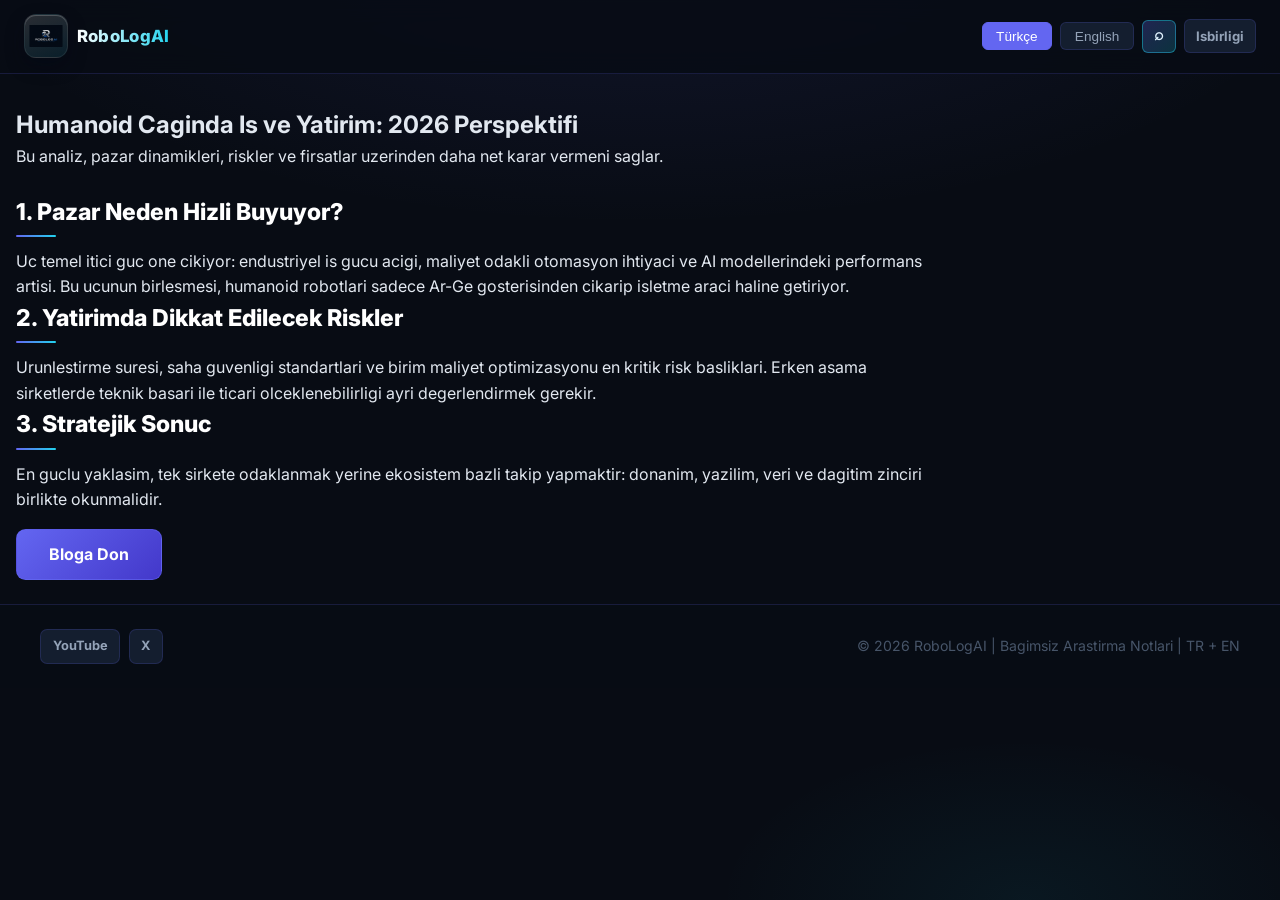
<file: article-humanoid-2026.html>
<!DOCTYPE html>
<html lang="tr">
<head>
  <meta charset="UTF-8" />
  <meta name="viewport" content="width=device-width, initial-scale=1.0" />
  <title>Humanoid Caginda Is ve Yatirim: 2026 Perspektifi</title>
  <meta name="description" content="Humanoid robotik pazarinda 2026 yatirim perspektifi, firsatlar ve riskler." />
  <link rel="canonical" href="https://robologai.com/article-humanoid-2026.html" />
  <meta property="og:url" content="https://robologai.com/article-humanoid-2026.html" />
  <link rel="stylesheet" href="style.css" />
</head>
<body>
  <header class="topbar">
    <a class="logo" href="index.html" aria-label="RoboLogAI ana sayfa">
      <img class="logo-mark" src="images/logos/site-logo.png" alt="RoboLogAI logosu" loading="eager" fetchpriority="high" />
      <span class="logo-text">RoboLogAI</span>
    </a>
    <nav>
      <button class="lang-btn active" data-lang="tr">Türkçe</button>
      <button class="lang-btn" data-lang="en">English</button>
      <button class="top-search-link" type="button" aria-label="Quick search" title="Quick Search">
        <span class="top-search-icon" aria-hidden="true">⌕</span>
      </button>
      <a class="social-link" href="sponsor.html" aria-label="Is birligi ve sponsorluk">Isbirligi</a>
    </nav>
  </header>

  <div id="top-search-popover" class="top-search-popover hidden" role="dialog" aria-label="Quick search panel">
    <input id="top-search-mini-input" type="search" data-ph-tr="Sirket veya haber ara..." data-ph-en="Search company or news..." placeholder="Sirket veya haber ara..." />
    <button id="top-search-mini-go" class="btn" type="button">
      <span data-lang="tr">Git</span>
      <span data-lang="en" class="hidden">Go</span>
    </button>
  </div>

  <main class="container">
    <section id="article-hero">
      <h1 data-lang="tr">Humanoid Caginda Is ve Yatirim: 2026 Perspektifi</h1>
      <h1 data-lang="en" class="hidden">Business and Investment in the Humanoid Era: 2026 View</h1>
      <p data-lang="tr">Bu analiz, pazar dinamikleri, riskler ve firsatlar uzerinden daha net karar vermeni saglar.</p>
      <p data-lang="en" class="hidden">This analysis helps you make better decisions through market dynamics, risks, and opportunities.</p>
    </section>

    <section id="article-content">
      <h2 data-lang="tr">1. Pazar Neden Hizli Buyuyor?</h2>
      <h2 data-lang="en" class="hidden">1. Why Is the Market Growing Fast?</h2>
      <p data-lang="tr">Uc temel itici guc one cikiyor: endustriyel is gucu acigi, maliyet odakli otomasyon ihtiyaci ve AI modellerindeki performans artisi. Bu ucunun birlesmesi, humanoid robotlari sadece Ar-Ge gosterisinden cikarip isletme araci haline getiriyor.</p>
      <p data-lang="en" class="hidden">Three core drivers stand out: industrial labor shortages, cost-driven automation demand, and rising AI model performance. Together, they shift humanoid robots from R&D demos to operational business tools.</p>

      <h2 data-lang="tr">2. Yatirimda Dikkat Edilecek Riskler</h2>
      <h2 data-lang="en" class="hidden">2. Investment Risks to Watch</h2>
      <p data-lang="tr">Urunlestirme suresi, saha guvenligi standartlari ve birim maliyet optimizasyonu en kritik risk basliklari. Erken asama sirketlerde teknik basari ile ticari olceklenebilirligi ayri degerlendirmek gerekir.</p>
      <p data-lang="en" class="hidden">Time-to-product, field safety standards, and unit-cost optimization are key risks. In early-stage companies, technical success and commercial scalability should be evaluated separately.</p>

      <h2 data-lang="tr">3. Stratejik Sonuc</h2>
      <h2 data-lang="en" class="hidden">3. Strategic Conclusion</h2>
      <p data-lang="tr">En guclu yaklasim, tek sirkete odaklanmak yerine ekosistem bazli takip yapmaktir: donanim, yazilim, veri ve dagitim zinciri birlikte okunmalidir.</p>
      <p data-lang="en" class="hidden">The strongest approach is ecosystem-level tracking instead of single-company focus: hardware, software, data, and distribution layers should be evaluated together.</p>

      <a href="blog.html" class="btn" data-lang="tr">Bloga Don</a>
      <a href="blog.html" class="btn hidden" data-lang="en">Back to Blog</a>
    </section>
  </main>

  <footer>
    <div class="footer-inner">
      <div class="footer-social">
        <a class="footer-social-link" href="https://youtube.com/@robologai" target="_blank" rel="noopener noreferrer" aria-label="RoboLogAI YouTube">YouTube</a>
        <a class="footer-social-link" href="https://x.com/robologai" target="_blank" rel="noopener noreferrer" aria-label="RoboLogAI X">X</a>
      </div>
      <p>© 2026 RoboLogAI | Bagimsiz Arastirma Notlari | TR + EN</p>
    </div>
  </footer>

  <script src="script.js?v=20260405e"></script>
</body>
</html>
</file>
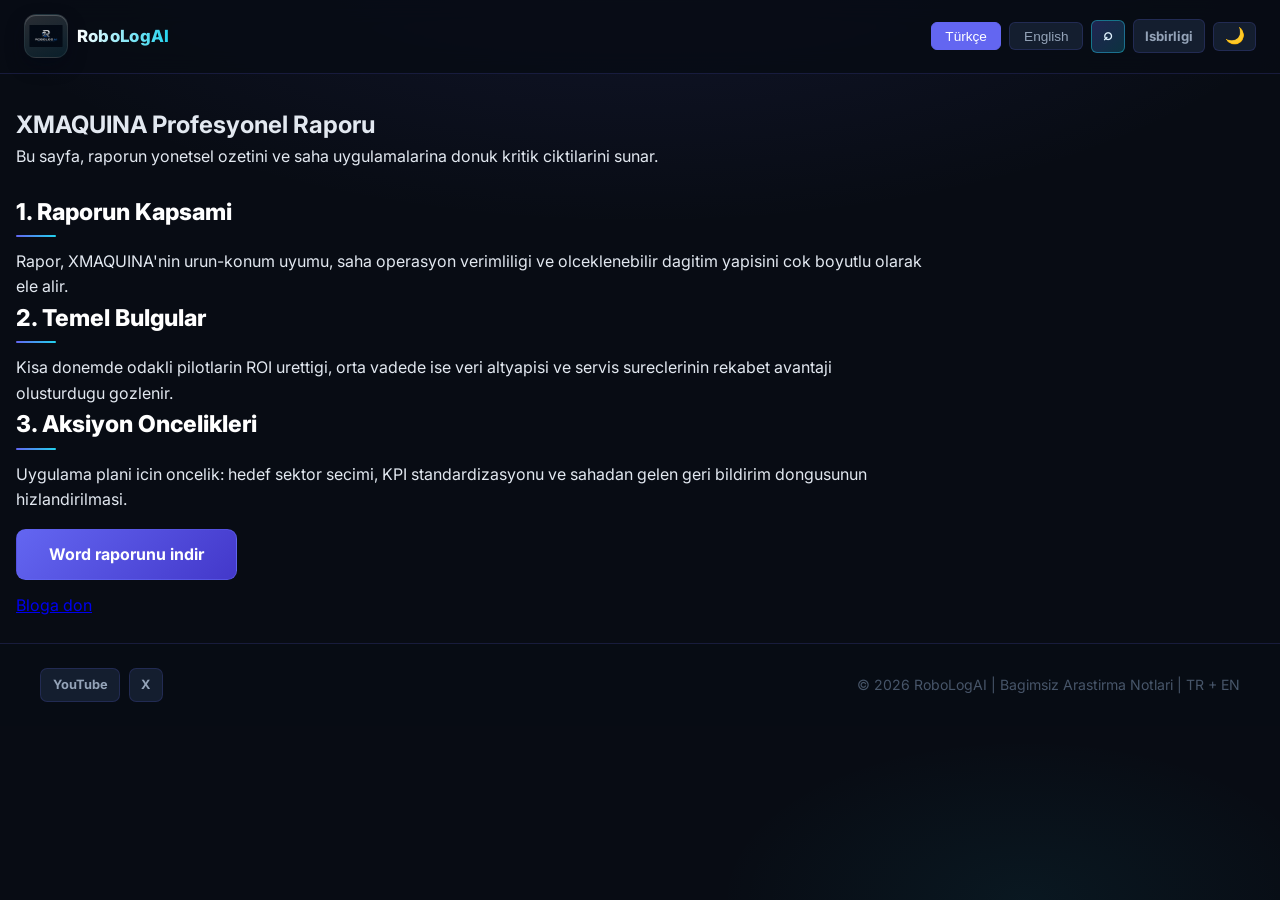
<file: article-xmaquina-profesyonel-rapor.html>
<!DOCTYPE html>
<html lang="tr">
<head>
  <meta charset="UTF-8" />
  <meta name="viewport" content="width=device-width, initial-scale=1.0" />
  <title>XMAQUINA Profesyonel Raporu</title>
  <meta name="description" content="XMAQUINA profesyonel rapor ozetleri, temel bulgular ve uygulanabilir operasyonel oncelikler." />
  <link rel="canonical" href="https://robologai.com/article-xmaquina-profesyonel-rapor.html" />
  <meta property="og:url" content="https://robologai.com/article-xmaquina-profesyonel-rapor.html" />
  <link rel="stylesheet" href="style.css" />
</head>
<body>
  <header class="topbar">
    <a class="logo" href="index.html" aria-label="RoboLogAI ana sayfa">
      <img class="logo-mark" src="images/logos/site-logo.png" alt="RoboLogAI logosu" loading="eager" fetchpriority="high" />
      <span class="logo-text">RoboLogAI</span>
    </a>
    <nav>
      <button class="lang-btn active" data-lang="tr">Türkçe</button>
      <button class="lang-btn" data-lang="en">English</button>
      <button class="top-search-link" type="button" aria-label="Quick search" title="Quick Search">
        <span class="top-search-icon" aria-hidden="true">⌕</span>
      </button>
      <a class="social-link" href="sponsor.html" aria-label="Is birligi ve sponsorluk">Isbirligi</a>
      <button class="theme-btn" id="theme-toggle" aria-label="Tema degistir">🌙</button>
    </nav>
  </header>

  <div id="top-search-popover" class="top-search-popover hidden" role="dialog" aria-label="Quick search panel">
    <input id="top-search-mini-input" type="search" data-ph-tr="Sirket veya haber ara..." data-ph-en="Search company or news..." placeholder="Sirket veya haber ara..." />
    <button id="top-search-mini-go" class="btn" type="button">
      <span data-lang="tr">Git</span>
      <span data-lang="en" class="hidden">Go</span>
    </button>
  </div>

  <main class="container">
    <section id="article-hero">
      <h1 data-lang="tr">XMAQUINA Profesyonel Raporu</h1>
      <h1 data-lang="en" class="hidden">XMAQUINA Professional Report</h1>
      <p data-lang="tr">Bu sayfa, raporun yonetsel ozetini ve saha uygulamalarina donuk kritik ciktilarini sunar.</p>
      <p data-lang="en" class="hidden">This page presents the executive summary and implementation-oriented highlights of the report.</p>
    </section>

    <section id="article-content">
      <h2 data-lang="tr">1. Raporun Kapsami</h2>
      <h2 data-lang="en" class="hidden">1. Scope of the Report</h2>
      <p data-lang="tr">Rapor, XMAQUINA'nin urun-konum uyumu, saha operasyon verimliligi ve olceklenebilir dagitim yapisini cok boyutlu olarak ele alir.</p>
      <p data-lang="en" class="hidden">The report evaluates XMAQUINA across product-market fit, field operation efficiency, and scalable deployment architecture.</p>

      <h2 data-lang="tr">2. Temel Bulgular</h2>
      <h2 data-lang="en" class="hidden">2. Key Findings</h2>
      <p data-lang="tr">Kisa donemde odakli pilotlarin ROI urettigi, orta vadede ise veri altyapisi ve servis sureclerinin rekabet avantaji olusturdugu gozlenir.</p>
      <p data-lang="en" class="hidden">Focused short-term pilots generate measurable ROI, while data infrastructure and service workflows create mid-term competitive advantage.</p>

      <h2 data-lang="tr">3. Aksiyon Oncelikleri</h2>
      <h2 data-lang="en" class="hidden">3. Action Priorities</h2>
      <p data-lang="tr">Uygulama plani icin oncelik: hedef sektor secimi, KPI standardizasyonu ve sahadan gelen geri bildirim dongusunun hizlandirilmasi.</p>
      <p data-lang="en" class="hidden">Implementation priorities: target-vertical selection, KPI standardization, and faster field feedback loops.</p>

      <a href="docs/xmaquina_profesyonel_rapor.docx" class="btn" download data-lang="tr">Word raporunu indir</a>
      <a href="docs/xmaquina_profesyonel_rapor.docx" class="btn hidden" download data-lang="en">Download Word report</a>

      <p style="margin-top: 0.8rem;"><a href="blog.html" data-lang="tr">Bloga don</a><a href="blog.html" data-lang="en" class="hidden">Back to blog</a></p>
    </section>
  </main>

  <footer>
    <div class="footer-inner">
      <div class="footer-social">
        <a class="footer-social-link" href="https://youtube.com/@robologai" target="_blank" rel="noopener noreferrer" aria-label="RoboLogAI YouTube">YouTube</a>
        <a class="footer-social-link" href="https://x.com/robologai" target="_blank" rel="noopener noreferrer" aria-label="RoboLogAI X">X</a>
      </div>
      <p>© 2026 RoboLogAI | Bagimsiz Arastirma Notlari | TR + EN</p>
    </div>
  </footer>

  <script src="script.js?v=20260405e"></script>
</body>
</html>
</file>
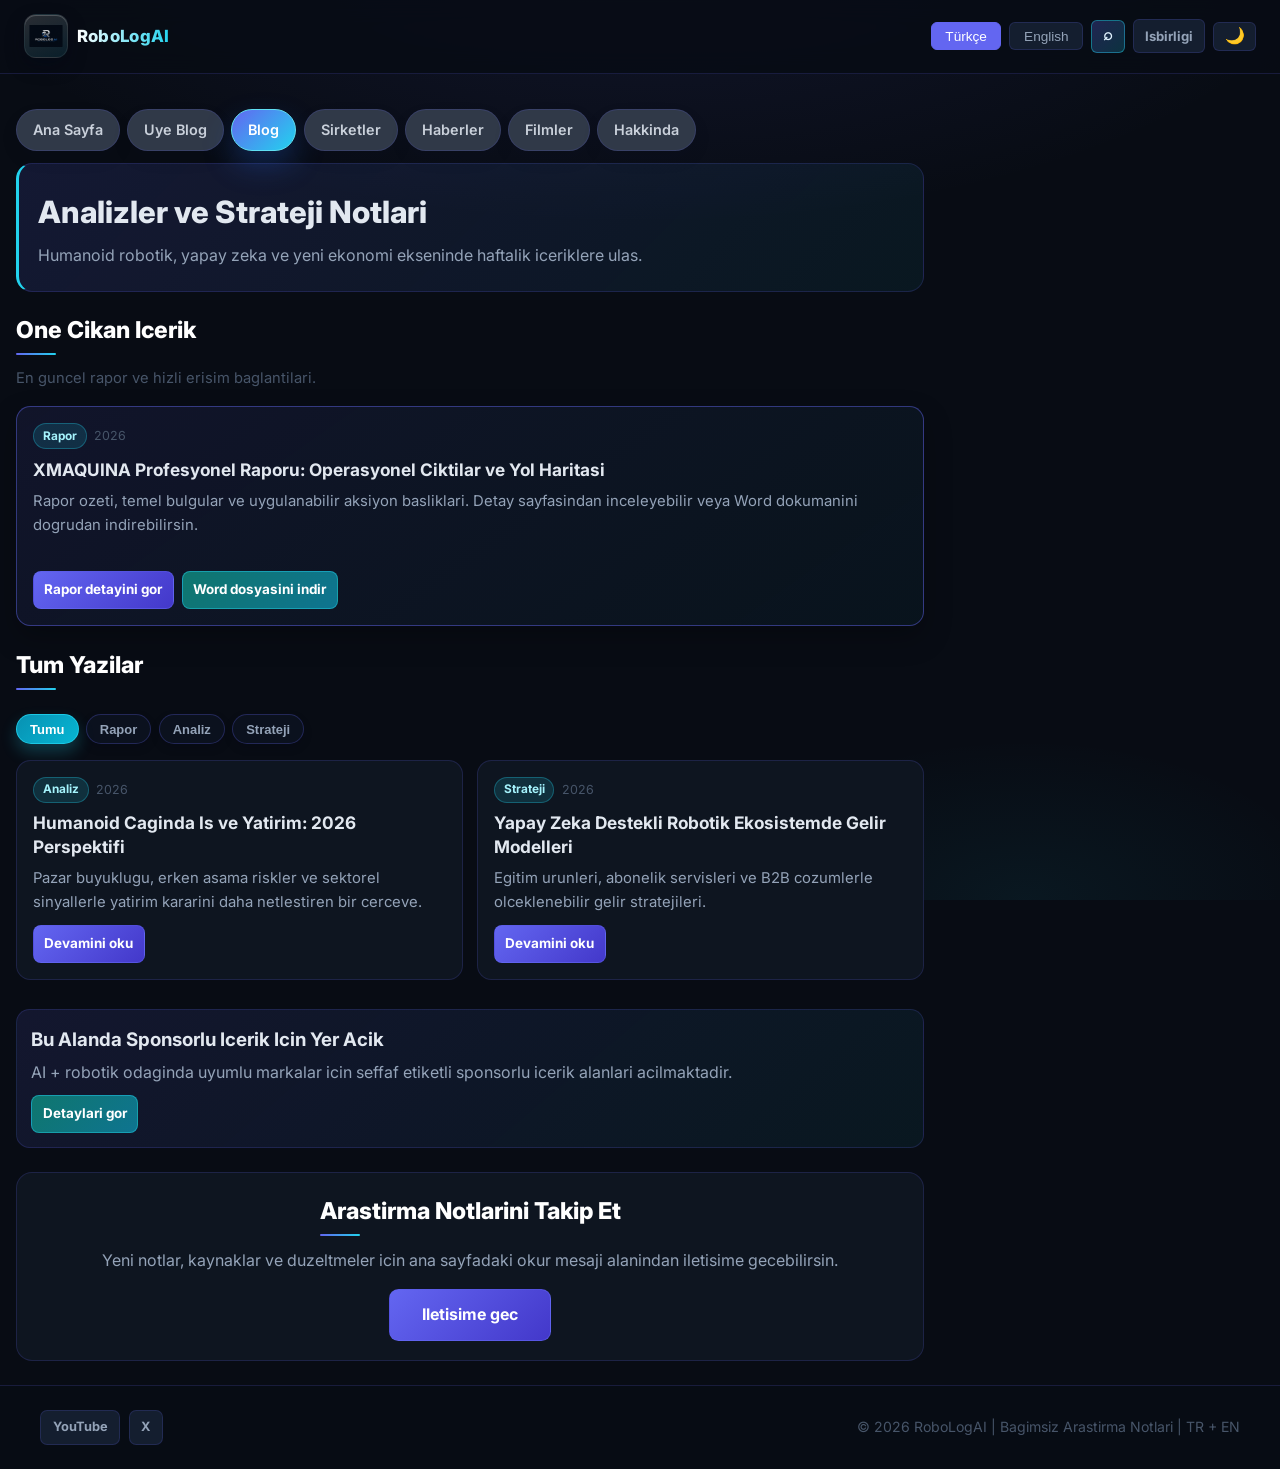
<file: blog.html>
<!DOCTYPE html>
<html lang="tr">
<head>
  <meta charset="UTF-8" />
  <meta name="viewport" content="width=device-width, initial-scale=1.0" />
  <title>Blog - Humanoid ve Yapay Zeka Gelecegi</title>
  <meta name="description" content="Humanoid ve yapay zeka gelecegine dair analizler, stratejiler ve haftalik sektor yorumlari." />
  <link rel="canonical" href="https://robologai.com/blog.html" />
  <meta property="og:url" content="https://robologai.com/blog.html" />
  <link rel="stylesheet" href="style.css" />
</head>
<body>
  <header class="topbar">
    <a class="logo" href="index.html" aria-label="RoboLogAI ana sayfa">
      <img class="logo-mark" src="images/logos/site-logo.png" alt="RoboLogAI logosu" loading="eager" fetchpriority="high" />
      <span class="logo-text">RoboLogAI</span>
    </a>
    <nav>
      <button class="lang-btn active" data-lang="tr">Türkçe</button>
      <button class="lang-btn" data-lang="en">English</button>
      <button class="top-search-link" type="button" aria-label="Quick search" title="Quick Search">
        <span class="top-search-icon" aria-hidden="true">⌕</span>
      </button>
      <a class="social-link" href="sponsor.html" aria-label="Is birligi ve sponsorluk">Isbirligi</a>
        <button class="theme-btn" id="theme-toggle" aria-label="Tema değiştir">🌙</button>
    </nav>
  </header>

  <div id="top-search-popover" class="top-search-popover hidden" role="dialog" aria-label="Quick search panel">
    <input id="top-search-mini-input" type="search" data-ph-tr="Sirket veya haber ara..." data-ph-en="Search company or news..." placeholder="Sirket veya haber ara..." />
    <button id="top-search-mini-go" class="btn" type="button">
      <span data-lang="tr">Git</span>
      <span data-lang="en" class="hidden">Go</span>
    </button>
  </div>

  <main class="container">
    <section class="mini-page-tabs" aria-label="Sayfa sekmeleri">
      <a class="mini-tab" href="index.html">
        <span data-lang="tr">Ana Sayfa</span>
        <span data-lang="en" class="hidden">Home</span>
      </a>
      <a class="mini-tab" href="member-blog.html">
        <span data-lang="tr">Uye Blog</span>
        <span data-lang="en" class="hidden">Member Blog</span>
      </a>
      <a class="mini-tab active" href="blog.html">
        <span data-lang="tr">Blog</span>
        <span data-lang="en" class="hidden">Blog</span>
      </a>
      <a class="mini-tab" href="companies.html">
        <span data-lang="tr">Sirketler</span>
        <span data-lang="en" class="hidden">Companies</span>
      </a>
      <a class="mini-tab" href="news.html">
        <span data-lang="tr">Haberler</span>
        <span data-lang="en" class="hidden">News</span>
      </a>
      <a class="mini-tab" href="films.html">
        <span data-lang="tr">Filmler</span>
        <span data-lang="en" class="hidden">Films</span>
      </a>
      <a class="mini-tab" href="about.html">
        <span data-lang="tr">Hakkinda</span>
        <span data-lang="en" class="hidden">About</span>
      </a>
    </section>

    <section id="blog-hero">
      <h1 data-lang="tr">Analizler ve Strateji Notlari</h1>
      <h1 data-lang="en" class="hidden">Analysis and Strategy Notes</h1>
      <p data-lang="tr">Humanoid robotik, yapay zeka ve yeni ekonomi ekseninde haftalik iceriklere ulas.</p>
      <p data-lang="en" class="hidden">Access weekly content on humanoid robotics, AI, and the emerging economy.</p>
    </section>

    <section id="posts">
      <div class="posts-top">
        <h2 data-lang="tr">One Cikan Icerik</h2>
        <h2 data-lang="en" class="hidden">Featured Content</h2>
        <p data-lang="tr">En guncel rapor ve hizli erisim baglantilari.</p>
        <p data-lang="en" class="hidden">Latest report and quick access links.</p>
      </div>

      <article class="post post-featured filterable-post" data-category="report">
        <div class="post-meta">
          <span class="post-chip" data-lang="tr">Rapor</span>
          <span class="post-chip hidden" data-lang="en">Report</span>
          <span class="post-date">2026</span>
        </div>
        <h3 data-lang="tr">XMAQUINA Profesyonel Raporu: Operasyonel Ciktilar ve Yol Haritasi</h3>
        <h3 data-lang="en" class="hidden">XMAQUINA Professional Report: Operational Outcomes and Roadmap</h3>
        <p data-lang="tr">Rapor ozeti, temel bulgular ve uygulanabilir aksiyon basliklari. Detay sayfasindan inceleyebilir veya Word dokumanini dogrudan indirebilirsin.</p>
        <p data-lang="en" class="hidden">Report summary, key findings, and actionable priorities. Review on the detail page or download the Word document directly.</p>
        <div class="post-actions">
          <a href="article-xmaquina-profesyonel-rapor.html" class="read-more" data-lang="tr">Rapor detayini gor</a>
          <a href="article-xmaquina-profesyonel-rapor.html" class="read-more hidden" data-lang="en">View report details</a>
          <a href="docs/xmaquina_profesyonel_rapor.docx" class="read-more alt" download data-lang="tr">Word dosyasini indir</a>
          <a href="docs/xmaquina_profesyonel_rapor.docx" class="read-more alt hidden" download data-lang="en">Download Word file</a>
        </div>
      </article>

      <div class="posts-top posts-top-secondary">
        <h2 data-lang="tr">Tum Yazilar</h2>
        <h2 data-lang="en" class="hidden">All Articles</h2>
      </div>

      <div class="post-filters" aria-label="Blog filter controls">
        <button class="post-filter active" type="button" data-filter="all">
          <span data-lang="tr">Tumu</span>
          <span data-lang="en" class="hidden">All</span>
        </button>
        <button class="post-filter" type="button" data-filter="report">
          <span data-lang="tr">Rapor</span>
          <span data-lang="en" class="hidden">Report</span>
        </button>
        <button class="post-filter" type="button" data-filter="analysis">
          <span data-lang="tr">Analiz</span>
          <span data-lang="en" class="hidden">Analysis</span>
        </button>
        <button class="post-filter" type="button" data-filter="strategy">
          <span data-lang="tr">Strateji</span>
          <span data-lang="en" class="hidden">Strategy</span>
        </button>
      </div>

      <div class="posts-grid">
        <article class="post filterable-post" data-category="analysis">
          <div class="post-meta">
            <span class="post-chip" data-lang="tr">Analiz</span>
            <span class="post-chip hidden" data-lang="en">Analysis</span>
            <span class="post-date">2026</span>
          </div>
          <h3 data-lang="tr">Humanoid Caginda Is ve Yatirim: 2026 Perspektifi</h3>
          <h3 data-lang="en" class="hidden">Business and Investment in the Humanoid Era: 2026 View</h3>
          <p data-lang="tr">Pazar buyuklugu, erken asama riskler ve sektorel sinyallerle yatirim kararini daha netlestiren bir cerceve.</p>
          <p data-lang="en" class="hidden">A practical framework to evaluate market size, early-stage risks, and sector signals for better investment decisions.</p>
          <div class="post-actions">
            <a href="article-humanoid-2026.html" class="read-more" data-lang="tr">Devamini oku</a>
            <a href="article-humanoid-2026.html" class="read-more hidden" data-lang="en">Read more</a>
          </div>
        </article>

        <article class="post filterable-post" data-category="strategy">
          <div class="post-meta">
            <span class="post-chip" data-lang="tr">Strateji</span>
            <span class="post-chip hidden" data-lang="en">Strategy</span>
            <span class="post-date">2026</span>
          </div>
          <h3 data-lang="tr">Yapay Zeka Destekli Robotik Ekosistemde Gelir Modelleri</h3>
          <h3 data-lang="en" class="hidden">Revenue Models in the AI-Powered Robotics Ecosystem</h3>
          <p data-lang="tr">Egitim urunleri, abonelik servisleri ve B2B cozumlerle olceklenebilir gelir stratejileri.</p>
          <p data-lang="en" class="hidden">Scalable revenue strategies through education products, subscription services, and B2B solutions.</p>
          <div class="post-actions">
            <a href="article-ai-robotics-revenue.html" class="read-more" data-lang="tr">Devamini oku</a>
            <a href="article-ai-robotics-revenue.html" class="read-more hidden" data-lang="en">Read more</a>
          </div>
        </article>
      </div>

      <div class="sponsor-inline-box">
        <h3 data-lang="tr">Bu Alanda Sponsorlu Icerik Icin Yer Acik</h3>
        <h3 data-lang="en" class="hidden">Sponsorship Slot Available in This Section</h3>
        <p data-lang="tr">AI + robotik odaginda uyumlu markalar icin seffaf etiketli sponsorlu icerik alanlari acilmaktadir.</p>
        <p data-lang="en" class="hidden">Clearly labeled sponsorship slots are available here for brands aligned with AI + robotics topics.</p>
        <a class="read-more alt" href="sponsor.html" data-lang="tr">Detaylari gor</a>
        <a class="read-more alt hidden" href="sponsor.html" data-lang="en">View details</a>
      </div>
    </section>

    <section id="cta-blog">
      <h2 data-lang="tr">Arastirma Notlarini Takip Et</h2>
      <h2 data-lang="en" class="hidden">Follow Research Notes</h2>
      <p data-lang="tr">Yeni notlar, kaynaklar ve duzeltmeler icin ana sayfadaki okur mesaji alanindan iletisime gecebilirsin.</p>
      <p data-lang="en" class="hidden">For new notes, sources, and corrections, you can reach out through the reader message section on the homepage.</p>
      <a href="#" class="btn" data-lang="tr" data-subscribe="true">Iletisime gec</a>
      <a href="#" class="btn hidden" data-lang="en" data-subscribe="true">Get in touch</a>
    </section>
  </main>

  <footer>
    <div class="footer-inner">
      <div class="footer-social">
        <a class="footer-social-link" href="https://youtube.com/@robologai" target="_blank" rel="noopener noreferrer" aria-label="RoboLogAI YouTube">YouTube</a>
        <a class="footer-social-link" href="https://x.com/robologai" target="_blank" rel="noopener noreferrer" aria-label="RoboLogAI X">X</a>
      </div>
      <p>© 2026 RoboLogAI | Bagimsiz Arastirma Notlari | TR + EN</p>
    </div>
  </footer>

  <script src="script.js?v=20260405e"></script>
</body>
</html>
</file>
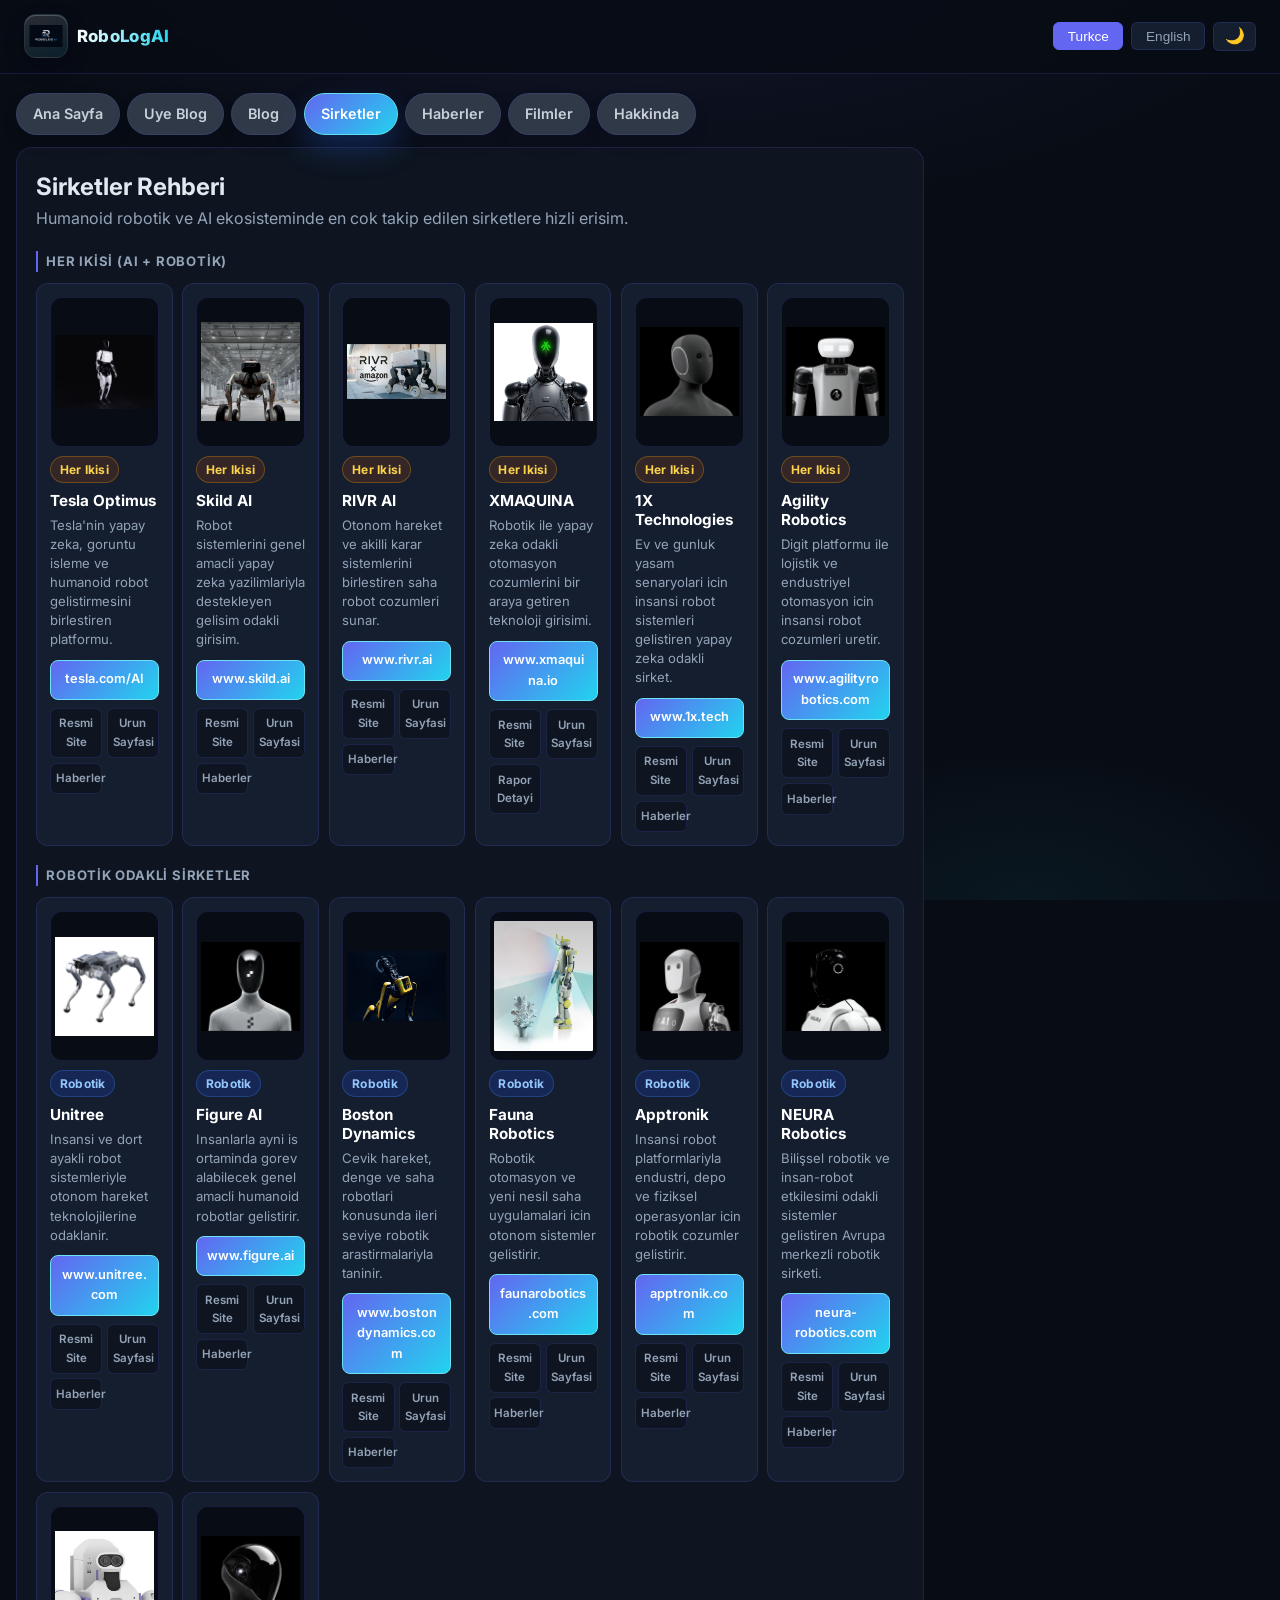
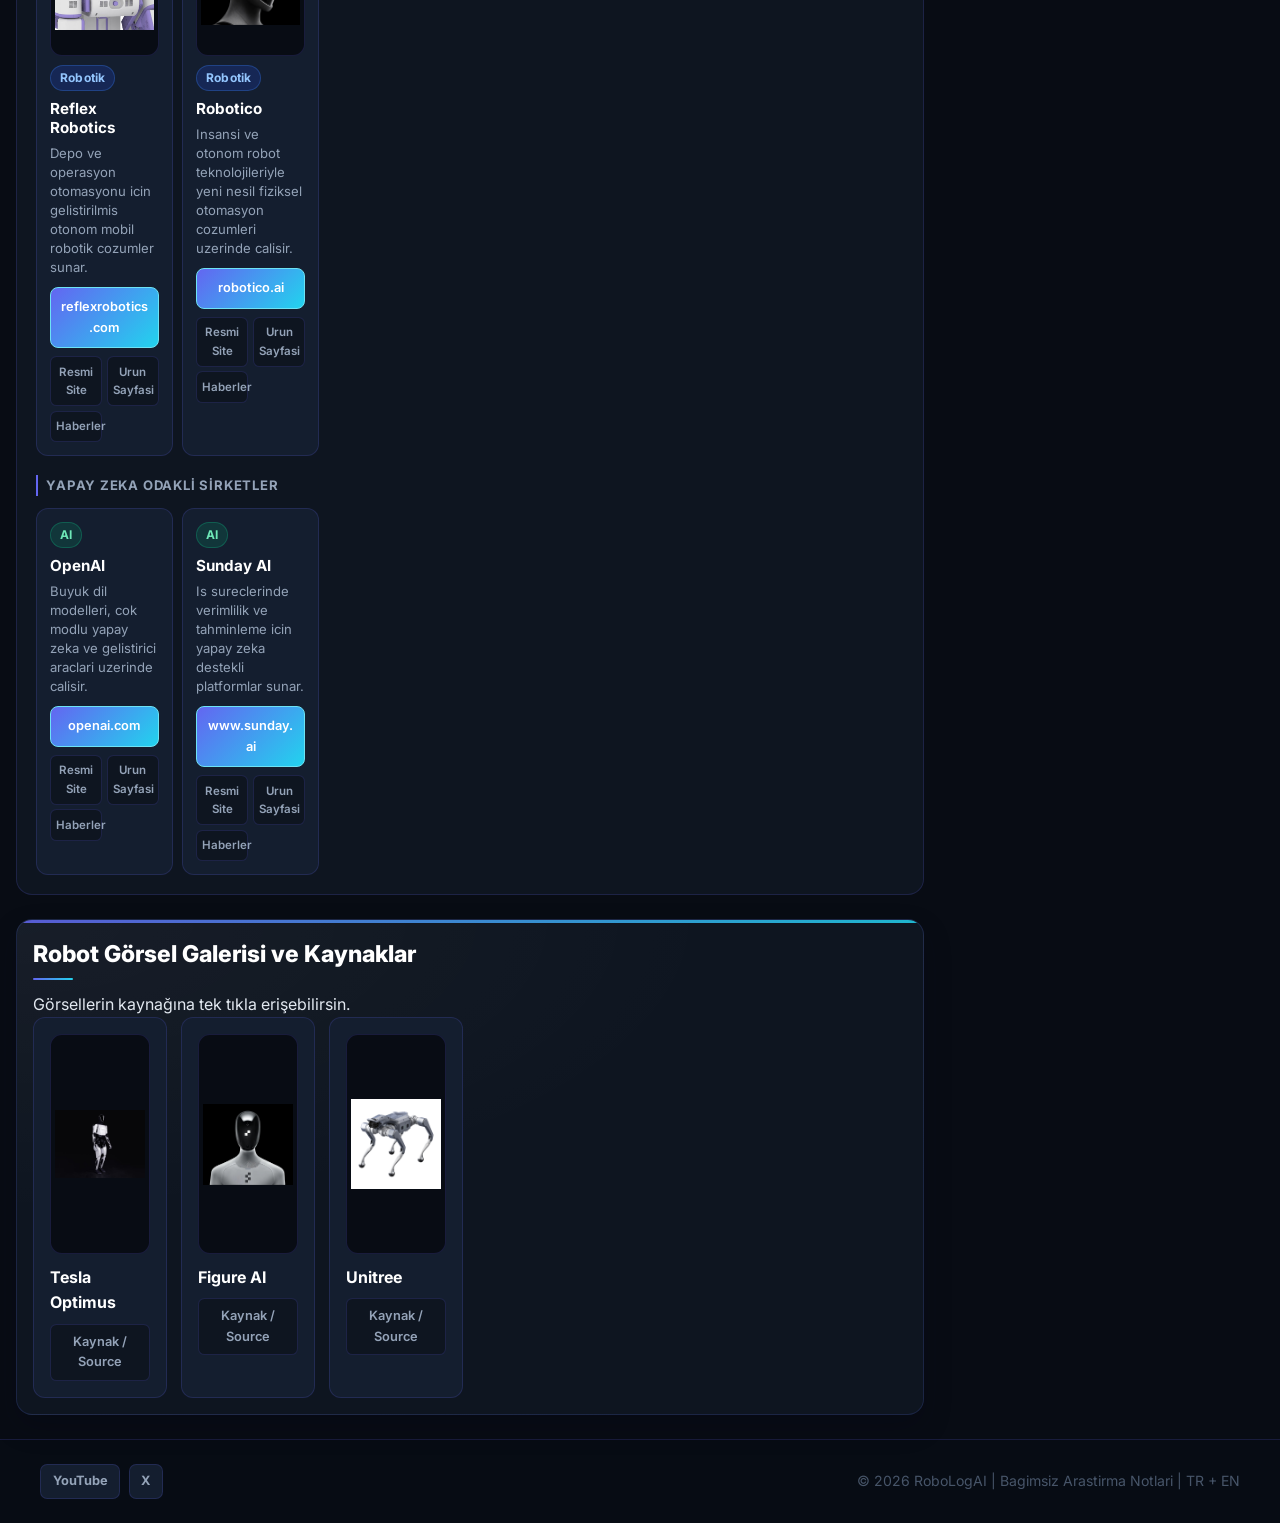
<file: companies.html>
<!DOCTYPE html>
<html lang="tr">
<head>
  <meta charset="UTF-8" />
  <meta name="viewport" content="width=device-width, initial-scale=1.0" />
  <title>RoboLogAI | Sirketler</title>
  <meta name="description" content="Humanoid robotik ve AI ekosistemindeki one cikan sirketler." />
  <link rel="stylesheet" href="style.css" />
</head>
<body>
  <header class="topbar">
    <a class="logo" href="index.html" aria-label="RoboLogAI ana sayfa">
      <img class="logo-mark" src="images/logos/site-logo.png" alt="RoboLogAI logosu" loading="eager" />
      <span class="logo-text">RoboLogAI</span>
    </a>
    <nav>
      <button class="lang-btn active" data-lang="tr">Turkce</button>
      <button class="lang-btn" data-lang="en">English</button>
      <button class="theme-btn" id="theme-toggle" aria-label="Tema degistir">🌙</button>
    </nav>
  </header>

  <main class="container" style="padding-top: 1rem;">
    <section class="mini-page-tabs" aria-label="Sayfa sekmeleri">
      <a class="mini-tab" href="index.html">
        <span data-lang="tr">Ana Sayfa</span>
        <span data-lang="en" class="hidden">Home</span>
      </a>
      <a class="mini-tab" href="member-blog.html">
        <span data-lang="tr">Uye Blog</span>
        <span data-lang="en" class="hidden">Member Blog</span>
      </a>
      <a class="mini-tab" href="blog.html">
        <span data-lang="tr">Blog</span>
        <span data-lang="en" class="hidden">Blog</span>
      </a>
      <a class="mini-tab active" href="companies.html">
        <span data-lang="tr">Sirketler</span>
        <span data-lang="en" class="hidden">Companies</span>
      </a>
      <a class="mini-tab" href="news.html">
        <span data-lang="tr">Haberler</span>
        <span data-lang="en" class="hidden">News</span>
      </a>
      <a class="mini-tab" href="films.html">
        <span data-lang="tr">Filmler</span>
        <span data-lang="en" class="hidden">Films</span>
      </a>
      <a class="mini-tab" href="about.html">
        <span data-lang="tr">Hakkinda</span>
        <span data-lang="en" class="hidden">About</span>
      </a>
    </section>

    <section id="company-links">
      <h1 data-lang="tr">Sirketler Rehberi</h1>
      <h1 data-lang="en" class="hidden">Companies Directory</h1>

      <p data-lang="tr">Humanoid robotik ve AI ekosisteminde en cok takip edilen sirketlere hizli erisim.</p>
      <p data-lang="en" class="hidden">Quick access to the most-followed companies in humanoid robotics and AI.</p>

      <div class="company-group">
        <h3 data-lang="tr">Her Ikisi (AI + Robotik)</h3>
        <h3 data-lang="en" class="hidden">Both (AI + Robotics)</h3>
        <div class="link-grid">
          <article class="link-card">
            <img class="company-robot-photo" src="images/robots/tesla-original.jpg" alt="Tesla Optimus robot visual" loading="lazy" />
            <div class="badges">
              <span class="badge both" data-lang="tr">Her Ikisi</span>
              <span class="badge both hidden" data-lang="en">Both</span>
            </div>
            <h4>Tesla Optimus</h4>
            <p data-lang="tr">Tesla'nin yapay zeka, goruntu isleme ve humanoid robot gelistirmesini birlestiren platformu.</p>
            <p data-lang="en" class="hidden">Tesla's platform combining AI, vision systems, and humanoid robot development.</p>
            <a class="link-btn" href="https://www.tesla.com/AI" target="_blank" rel="noopener noreferrer">tesla.com/AI</a>
            <div class="sub-links">
              <a class="sub-link" href="https://www.tesla.com" target="_blank" rel="noopener noreferrer" data-lang="tr">Resmi Site</a>
              <a class="sub-link hidden" href="https://www.tesla.com" target="_blank" rel="noopener noreferrer" data-lang="en">Official Site</a>
              <a class="sub-link" href="https://www.tesla.com/AI" target="_blank" rel="noopener noreferrer" data-lang="tr">Urun Sayfasi</a>
              <a class="sub-link hidden" href="https://www.tesla.com/AI" target="_blank" rel="noopener noreferrer" data-lang="en">Product Page</a>
              <a class="sub-link" href="https://www.tesla.com/blog" target="_blank" rel="noopener noreferrer" data-lang="tr">Haberler</a>
              <a class="sub-link hidden" href="https://www.tesla.com/blog" target="_blank" rel="noopener noreferrer" data-lang="en">News</a>
            </div>
          </article>

          <article class="link-card">
            <img class="company-robot-photo" src="images/robots/skild-original.jpg" alt="Skild AI robot visual" loading="lazy" />
            <div class="badges">
              <span class="badge both" data-lang="tr">Her Ikisi</span>
              <span class="badge both hidden" data-lang="en">Both</span>
            </div>
            <h4>Skild AI</h4>
            <p data-lang="tr">Robot sistemlerini genel amacli yapay zeka yazilimlariyla destekleyen gelisim odakli girisim.</p>
            <p data-lang="en" class="hidden">A growth-stage company building general-purpose AI software for robotic systems.</p>
            <a class="link-btn" href="https://www.skild.ai" target="_blank" rel="noopener noreferrer">www.skild.ai</a>
            <div class="sub-links">
              <a class="sub-link" href="https://www.skild.ai" target="_blank" rel="noopener noreferrer" data-lang="tr">Resmi Site</a>
              <a class="sub-link hidden" href="https://www.skild.ai" target="_blank" rel="noopener noreferrer" data-lang="en">Official Site</a>
              <a class="sub-link" href="https://www.skild.ai" target="_blank" rel="noopener noreferrer" data-lang="tr">Urun Sayfasi</a>
              <a class="sub-link hidden" href="https://www.skild.ai" target="_blank" rel="noopener noreferrer" data-lang="en">Product Page</a>
              <a class="sub-link" href="https://www.skild.ai" target="_blank" rel="noopener noreferrer" data-lang="tr">Haberler</a>
              <a class="sub-link hidden" href="https://www.skild.ai" target="_blank" rel="noopener noreferrer" data-lang="en">News</a>
            </div>
          </article>

          <article class="link-card">
            <img class="company-robot-photo" src="images/robots/rivrhero.png" alt="RIVR AI robot visual" loading="lazy" />
            <div class="badges">
              <span class="badge both" data-lang="tr">Her Ikisi</span>
              <span class="badge both hidden" data-lang="en">Both</span>
            </div>
            <h4>RIVR AI</h4>
            <p data-lang="tr">Otonom hareket ve akilli karar sistemlerini birlestiren saha robot cozumleri sunar.</p>
            <p data-lang="en" class="hidden">Delivers field robotics solutions combining autonomous motion and intelligent decision systems.</p>
            <a class="link-btn" href="https://www.rivr.ai" target="_blank" rel="noopener noreferrer">www.rivr.ai</a>
            <div class="sub-links">
              <a class="sub-link" href="https://www.rivr.ai" target="_blank" rel="noopener noreferrer" data-lang="tr">Resmi Site</a>
              <a class="sub-link hidden" href="https://www.rivr.ai" target="_blank" rel="noopener noreferrer" data-lang="en">Official Site</a>
              <a class="sub-link" href="https://www.rivr.ai" target="_blank" rel="noopener noreferrer" data-lang="tr">Urun Sayfasi</a>
              <a class="sub-link hidden" href="https://www.rivr.ai" target="_blank" rel="noopener noreferrer" data-lang="en">Product Page</a>
              <a class="sub-link" href="https://www.rivr.ai" target="_blank" rel="noopener noreferrer" data-lang="tr">Haberler</a>
              <a class="sub-link hidden" href="https://www.rivr.ai" target="_blank" rel="noopener noreferrer" data-lang="en">News</a>
            </div>
          </article>

          <article class="link-card">
              <img class="company-robot-photo" src="images/robots/xmaquina-original.jpg" alt="XMAQUINA robot visual" loading="lazy" />
            <div class="badges">
              <span class="badge both" data-lang="tr">Her Ikisi</span>
              <span class="badge both hidden" data-lang="en">Both</span>
            </div>
            <h4>XMAQUINA</h4>
            <p data-lang="tr">Robotik ile yapay zeka odakli otomasyon cozumlerini bir araya getiren teknoloji girisimi.</p>
            <p data-lang="en" class="hidden">A technology company combining robotics and AI-focused automation solutions.</p>
            <a class="link-btn" href="https://www.xmaquina.io" target="_blank" rel="noopener noreferrer">www.xmaquina.io</a>
            <div class="sub-links">
              <a class="sub-link" href="https://www.xmaquina.io" target="_blank" rel="noopener noreferrer" data-lang="tr">Resmi Site</a>
              <a class="sub-link hidden" href="https://www.xmaquina.io" target="_blank" rel="noopener noreferrer" data-lang="en">Official Site</a>
              <a class="sub-link" href="https://www.xmaquina.io" target="_blank" rel="noopener noreferrer" data-lang="tr">Urun Sayfasi</a>
              <a class="sub-link hidden" href="https://www.xmaquina.io" target="_blank" rel="noopener noreferrer" data-lang="en">Product Page</a>
              <a class="sub-link" href="article-xmaquina-profesyonel-rapor.html" data-lang="tr">Rapor Detayi</a>
              <a class="sub-link hidden" href="article-xmaquina-profesyonel-rapor.html" data-lang="en">Report Details</a>
            </div>
          </article>

          <article class="link-card">
            <img class="company-robot-photo" src="images/robots/1x-original.jpg" alt="1X robot visual" loading="lazy" />
            <div class="badges">
              <span class="badge both" data-lang="tr">Her Ikisi</span>
              <span class="badge both hidden" data-lang="en">Both</span>
            </div>
            <h4>1X Technologies</h4>
            <p data-lang="tr">Ev ve gunluk yasam senaryolari icin insansi robot sistemleri gelistiren yapay zeka odakli sirket.</p>
            <p data-lang="en" class="hidden">An AI-driven company building humanoid robots for home and everyday living scenarios.</p>
            <a class="link-btn" href="https://www.1x.tech" target="_blank" rel="noopener noreferrer">www.1x.tech</a>
            <div class="sub-links">
              <a class="sub-link" href="https://www.1x.tech" target="_blank" rel="noopener noreferrer" data-lang="tr">Resmi Site</a>
              <a class="sub-link hidden" href="https://www.1x.tech" target="_blank" rel="noopener noreferrer" data-lang="en">Official Site</a>
              <a class="sub-link" href="https://www.1x.tech" target="_blank" rel="noopener noreferrer" data-lang="tr">Urun Sayfasi</a>
              <a class="sub-link hidden" href="https://www.1x.tech" target="_blank" rel="noopener noreferrer" data-lang="en">Product Page</a>
              <a class="sub-link" href="https://www.1x.tech" target="_blank" rel="noopener noreferrer" data-lang="tr">Haberler</a>
              <a class="sub-link hidden" href="https://www.1x.tech" target="_blank" rel="noopener noreferrer" data-lang="en">News</a>
            </div>
          </article>

          <article class="link-card">
            <img class="company-robot-photo" src="images/robots/agility-original.jpg" alt="Agility Robotics robot visual" loading="lazy" />
            <div class="badges">
              <span class="badge both" data-lang="tr">Her Ikisi</span>
              <span class="badge both hidden" data-lang="en">Both</span>
            </div>
            <h4>Agility Robotics</h4>
            <p data-lang="tr">Digit platformu ile lojistik ve endustriyel otomasyon icin insansi robot cozumleri uretir.</p>
            <p data-lang="en" class="hidden">Builds humanoid robot solutions for logistics and industrial automation through its Digit platform.</p>
            <a class="link-btn" href="https://www.agilityrobotics.com" target="_blank" rel="noopener noreferrer">www.agilityrobotics.com</a>
            <div class="sub-links">
              <a class="sub-link" href="https://www.agilityrobotics.com" target="_blank" rel="noopener noreferrer" data-lang="tr">Resmi Site</a>
              <a class="sub-link hidden" href="https://www.agilityrobotics.com" target="_blank" rel="noopener noreferrer" data-lang="en">Official Site</a>
              <a class="sub-link" href="https://www.agilityrobotics.com" target="_blank" rel="noopener noreferrer" data-lang="tr">Urun Sayfasi</a>
              <a class="sub-link hidden" href="https://www.agilityrobotics.com" target="_blank" rel="noopener noreferrer" data-lang="en">Product Page</a>
              <a class="sub-link" href="https://www.agilityrobotics.com" target="_blank" rel="noopener noreferrer" data-lang="tr">Haberler</a>
              <a class="sub-link hidden" href="https://www.agilityrobotics.com" target="_blank" rel="noopener noreferrer" data-lang="en">News</a>
            </div>
          </article>
        </div>
      </div>

      <div class="company-group">
        <h3 data-lang="tr">Robotik Odakli Sirketler</h3>
        <h3 data-lang="en" class="hidden">Robotics Focused Companies</h3>
        <div class="link-grid">
          <article class="link-card">
            <img class="company-robot-photo" src="images/robots/unitree-original.jpg" alt="Unitree robot visual" loading="lazy" />
            <div class="badges">
              <span class="badge robot">Robotik</span>
            </div>
            <h4>Unitree</h4>
            <p data-lang="tr">Insansi ve dort ayakli robot sistemleriyle otonom hareket teknolojilerine odaklanir.</p>
            <p data-lang="en" class="hidden">Focused on autonomous motion technologies with humanoid and quadruped robots.</p>
            <a class="link-btn" href="https://www.unitree.com" target="_blank" rel="noopener noreferrer">www.unitree.com</a>
            <div class="sub-links">
              <a class="sub-link" href="https://www.unitree.com" target="_blank" rel="noopener noreferrer" data-lang="tr">Resmi Site</a>
              <a class="sub-link hidden" href="https://www.unitree.com" target="_blank" rel="noopener noreferrer" data-lang="en">Official Site</a>
              <a class="sub-link" href="https://www.unitree.com/g1" target="_blank" rel="noopener noreferrer" data-lang="tr">Urun Sayfasi</a>
              <a class="sub-link hidden" href="https://www.unitree.com/g1" target="_blank" rel="noopener noreferrer" data-lang="en">Product Page</a>
              <a class="sub-link" href="https://www.unitree.com/news" target="_blank" rel="noopener noreferrer" data-lang="tr">Haberler</a>
              <a class="sub-link hidden" href="https://www.unitree.com/news" target="_blank" rel="noopener noreferrer" data-lang="en">News</a>
            </div>
          </article>

          <article class="link-card">
            <img class="company-robot-photo" src="images/robots/figure-original.jpg" alt="Figure AI robot visual" loading="lazy" />
            <div class="badges">
              <span class="badge robot">Robotik</span>
            </div>
            <h4>Figure AI</h4>
            <p data-lang="tr">Insanlarla ayni is ortaminda gorev alabilecek genel amacli humanoid robotlar gelistirir.</p>
            <p data-lang="en" class="hidden">Builds general-purpose humanoid robots designed to work alongside people.</p>
            <a class="link-btn" href="https://www.figure.ai" target="_blank" rel="noopener noreferrer">www.figure.ai</a>
            <div class="sub-links">
              <a class="sub-link" href="https://www.figure.ai" target="_blank" rel="noopener noreferrer" data-lang="tr">Resmi Site</a>
              <a class="sub-link hidden" href="https://www.figure.ai" target="_blank" rel="noopener noreferrer" data-lang="en">Official Site</a>
              <a class="sub-link" href="https://www.figure.ai" target="_blank" rel="noopener noreferrer" data-lang="tr">Urun Sayfasi</a>
              <a class="sub-link hidden" href="https://www.figure.ai" target="_blank" rel="noopener noreferrer" data-lang="en">Product Page</a>
              <a class="sub-link" href="https://www.figure.ai/news" target="_blank" rel="noopener noreferrer" data-lang="tr">Haberler</a>
              <a class="sub-link hidden" href="https://www.figure.ai/news" target="_blank" rel="noopener noreferrer" data-lang="en">News</a>
            </div>
          </article>

          <article class="link-card">
            <img class="company-robot-photo" src="images/robots/boston-original.jpg" alt="Boston Dynamics robot visual" loading="lazy" />
            <div class="badges">
              <span class="badge robot">Robotik</span>
            </div>
            <h4>Boston Dynamics</h4>
            <p data-lang="tr">Cevik hareket, denge ve saha robotlari konusunda ileri seviye robotik arastirmalariyla taninir.</p>
            <p data-lang="en" class="hidden">Known for advanced robotics research in agility, balance, and field robotics.</p>
            <a class="link-btn" href="https://www.bostondynamics.com" target="_blank" rel="noopener noreferrer">www.bostondynamics.com</a>
            <div class="sub-links">
              <a class="sub-link" href="https://www.bostondynamics.com" target="_blank" rel="noopener noreferrer" data-lang="tr">Resmi Site</a>
              <a class="sub-link hidden" href="https://www.bostondynamics.com" target="_blank" rel="noopener noreferrer" data-lang="en">Official Site</a>
              <a class="sub-link" href="https://www.bostondynamics.com/atlas" target="_blank" rel="noopener noreferrer" data-lang="tr">Urun Sayfasi</a>
              <a class="sub-link hidden" href="https://www.bostondynamics.com/atlas" target="_blank" rel="noopener noreferrer" data-lang="en">Product Page</a>
              <a class="sub-link" href="https://www.bostondynamics.com/blog" target="_blank" rel="noopener noreferrer" data-lang="tr">Haberler</a>
              <a class="sub-link hidden" href="https://www.bostondynamics.com/blog" target="_blank" rel="noopener noreferrer" data-lang="en">News</a>
            </div>
          </article>

          <article class="link-card">
            <img class="company-robot-photo" src="images/robots/fauna-original.jpg" alt="Fauna Robotics robot visual" loading="lazy" />
            <div class="badges">
              <span class="badge robot">Robotik</span>
            </div>
            <h4>Fauna Robotics</h4>
            <p data-lang="tr">Robotik otomasyon ve yeni nesil saha uygulamalari icin otonom sistemler gelistirir.</p>
            <p data-lang="en" class="hidden">Develops autonomous systems for robotics automation and next-generation field applications.</p>
            <a class="link-btn" href="https://faunarobotics.com" target="_blank" rel="noopener noreferrer">faunarobotics.com</a>
            <div class="sub-links">
              <a class="sub-link" href="https://faunarobotics.com" target="_blank" rel="noopener noreferrer" data-lang="tr">Resmi Site</a>
              <a class="sub-link hidden" href="https://faunarobotics.com" target="_blank" rel="noopener noreferrer" data-lang="en">Official Site</a>
              <a class="sub-link" href="https://faunarobotics.com" target="_blank" rel="noopener noreferrer" data-lang="tr">Urun Sayfasi</a>
              <a class="sub-link hidden" href="https://faunarobotics.com" target="_blank" rel="noopener noreferrer" data-lang="en">Product Page</a>
              <a class="sub-link" href="https://faunarobotics.com" target="_blank" rel="noopener noreferrer" data-lang="tr">Haberler</a>
              <a class="sub-link hidden" href="https://faunarobotics.com" target="_blank" rel="noopener noreferrer" data-lang="en">News</a>
            </div>
          </article>

          <article class="link-card">
            <img class="company-robot-photo" src="images/robots/apptronik-original.jpg" alt="Apptronik robot visual" loading="lazy" />
            <div class="badges">
              <span class="badge robot">Robotik</span>
            </div>
            <h4>Apptronik</h4>
            <p data-lang="tr">Insansi robot platformlariyla endustri, depo ve fiziksel operasyonlar icin robotik cozumler gelistirir.</p>
            <p data-lang="en" class="hidden">Builds humanoid robotics platforms for industrial, warehouse, and physical operations.</p>
            <a class="link-btn" href="https://apptronik.com" target="_blank" rel="noopener noreferrer">apptronik.com</a>
            <div class="sub-links">
              <a class="sub-link" href="https://apptronik.com" target="_blank" rel="noopener noreferrer" data-lang="tr">Resmi Site</a>
              <a class="sub-link hidden" href="https://apptronik.com" target="_blank" rel="noopener noreferrer" data-lang="en">Official Site</a>
              <a class="sub-link" href="https://apptronik.com" target="_blank" rel="noopener noreferrer" data-lang="tr">Urun Sayfasi</a>
              <a class="sub-link hidden" href="https://apptronik.com" target="_blank" rel="noopener noreferrer" data-lang="en">Product Page</a>
              <a class="sub-link" href="https://apptronik.com" target="_blank" rel="noopener noreferrer" data-lang="tr">Haberler</a>
              <a class="sub-link hidden" href="https://apptronik.com" target="_blank" rel="noopener noreferrer" data-lang="en">News</a>
            </div>
          </article>

          <article class="link-card">
            <img class="company-robot-photo" src="images/robots/neura-original.jpg" alt="NEURA Robotics robot visual" loading="lazy" />
            <div class="badges">
              <span class="badge robot">Robotik</span>
            </div>
            <h4>NEURA Robotics</h4>
            <p data-lang="tr">Bilişsel robotik ve insan-robot etkilesimi odakli sistemler gelistiren Avrupa merkezli robotik sirketi.</p>
            <p data-lang="en" class="hidden">A European robotics company focused on cognitive robotics and human-robot interaction systems.</p>
            <a class="link-btn" href="https://neura-robotics.com" target="_blank" rel="noopener noreferrer">neura-robotics.com</a>
            <div class="sub-links">
              <a class="sub-link" href="https://neura-robotics.com" target="_blank" rel="noopener noreferrer" data-lang="tr">Resmi Site</a>
              <a class="sub-link hidden" href="https://neura-robotics.com" target="_blank" rel="noopener noreferrer" data-lang="en">Official Site</a>
              <a class="sub-link" href="https://neura-robotics.com" target="_blank" rel="noopener noreferrer" data-lang="tr">Urun Sayfasi</a>
              <a class="sub-link hidden" href="https://neura-robotics.com" target="_blank" rel="noopener noreferrer" data-lang="en">Product Page</a>
              <a class="sub-link" href="https://neura-robotics.com" target="_blank" rel="noopener noreferrer" data-lang="tr">Haberler</a>
              <a class="sub-link hidden" href="https://neura-robotics.com" target="_blank" rel="noopener noreferrer" data-lang="en">News</a>
            </div>
          </article>

          <article class="link-card">
            <img class="company-robot-photo" src="images/robots/reflex robotix.jpg" alt="Reflex Robotics robot visual" loading="lazy" />
            <div class="badges">
              <span class="badge robot">Robotik</span>
            </div>
            <h4>Reflex Robotics</h4>
            <p data-lang="tr">Depo ve operasyon otomasyonu icin gelistirilmis otonom mobil robotik cozumler sunar.</p>
            <p data-lang="en" class="hidden">Provides autonomous mobile robotics solutions for warehouse and operations automation.</p>
            <a class="link-btn" href="https://reflexrobotics.com" target="_blank" rel="noopener noreferrer">reflexrobotics.com</a>
            <div class="sub-links">
              <a class="sub-link" href="https://reflexrobotics.com" target="_blank" rel="noopener noreferrer" data-lang="tr">Resmi Site</a>
              <a class="sub-link hidden" href="https://reflexrobotics.com" target="_blank" rel="noopener noreferrer" data-lang="en">Official Site</a>
              <a class="sub-link" href="https://reflexrobotics.com" target="_blank" rel="noopener noreferrer" data-lang="tr">Urun Sayfasi</a>
              <a class="sub-link hidden" href="https://reflexrobotics.com" target="_blank" rel="noopener noreferrer" data-lang="en">Product Page</a>
              <a class="sub-link" href="https://reflexrobotics.com" target="_blank" rel="noopener noreferrer" data-lang="tr">Haberler</a>
              <a class="sub-link hidden" href="https://reflexrobotics.com" target="_blank" rel="noopener noreferrer" data-lang="en">News</a>
            </div>
          </article>

          <article class="link-card">
            <img class="company-robot-photo" src="images/robots/robotico-original.jpg" alt="Robotico robot visual" loading="lazy" />
            <div class="badges">
              <span class="badge robot">Robotik</span>
            </div>
            <h4>Robotico</h4>
            <p data-lang="tr">Insansi ve otonom robot teknolojileriyle yeni nesil fiziksel otomasyon cozumleri uzerinde calisir.</p>
            <p data-lang="en" class="hidden">Works on next-generation physical automation with humanoid and autonomous robot technologies.</p>
            <a class="link-btn" href="https://robotico.ai" target="_blank" rel="noopener noreferrer">robotico.ai</a>
            <div class="sub-links">
              <a class="sub-link" href="https://robotico.ai" target="_blank" rel="noopener noreferrer" data-lang="tr">Resmi Site</a>
              <a class="sub-link hidden" href="https://robotico.ai" target="_blank" rel="noopener noreferrer" data-lang="en">Official Site</a>
              <a class="sub-link" href="https://robotico.ai" target="_blank" rel="noopener noreferrer" data-lang="tr">Urun Sayfasi</a>
              <a class="sub-link hidden" href="https://robotico.ai" target="_blank" rel="noopener noreferrer" data-lang="en">Product Page</a>
              <a class="sub-link" href="https://robotico.ai" target="_blank" rel="noopener noreferrer" data-lang="tr">Haberler</a>
              <a class="sub-link hidden" href="https://robotico.ai" target="_blank" rel="noopener noreferrer" data-lang="en">News</a>
            </div>
          </article>
        </div>
      </div>

      <div class="company-group">
        <h3 data-lang="tr">Yapay Zeka Odakli Sirketler</h3>
        <h3 data-lang="en" class="hidden">AI Focused Companies</h3>
        <div class="link-grid">
          <article class="link-card">
            <div class="badges">
              <span class="badge ai">AI</span>
            </div>
            <h4>OpenAI</h4>
            <p data-lang="tr">Buyuk dil modelleri, cok modlu yapay zeka ve gelistirici araclari uzerinde calisir.</p>
            <p data-lang="en" class="hidden">Works on large language models, multimodal AI, and developer tools.</p>
            <a class="link-btn" href="https://openai.com" target="_blank" rel="noopener noreferrer">openai.com</a>
            <div class="sub-links">
              <a class="sub-link" href="https://openai.com" target="_blank" rel="noopener noreferrer" data-lang="tr">Resmi Site</a>
              <a class="sub-link hidden" href="https://openai.com" target="_blank" rel="noopener noreferrer" data-lang="en">Official Site</a>
              <a class="sub-link" href="https://openai.com/chatgpt/overview" target="_blank" rel="noopener noreferrer" data-lang="tr">Urun Sayfasi</a>
              <a class="sub-link hidden" href="https://openai.com/chatgpt/overview" target="_blank" rel="noopener noreferrer" data-lang="en">Product Page</a>
              <a class="sub-link" href="https://openai.com/news" target="_blank" rel="noopener noreferrer" data-lang="tr">Haberler</a>
              <a class="sub-link hidden" href="https://openai.com/news" target="_blank" rel="noopener noreferrer" data-lang="en">News</a>
            </div>
          </article>

          <article class="link-card">
            <div class="badges">
              <span class="badge ai">AI</span>
            </div>
            <h4>Sunday AI</h4>
            <p data-lang="tr">Is sureclerinde verimlilik ve tahminleme icin yapay zeka destekli platformlar sunar.</p>
            <p data-lang="en" class="hidden">Provides AI-powered platforms for business efficiency and predictive insights.</p>
            <a class="link-btn" href="https://www.sunday.ai" target="_blank" rel="noopener noreferrer">www.sunday.ai</a>
            <div class="sub-links">
              <a class="sub-link" href="https://www.sunday.ai" target="_blank" rel="noopener noreferrer" data-lang="tr">Resmi Site</a>
              <a class="sub-link hidden" href="https://www.sunday.ai" target="_blank" rel="noopener noreferrer" data-lang="en">Official Site</a>
              <a class="sub-link" href="https://www.sunday.ai" target="_blank" rel="noopener noreferrer" data-lang="tr">Urun Sayfasi</a>
              <a class="sub-link hidden" href="https://www.sunday.ai" target="_blank" rel="noopener noreferrer" data-lang="en">Product Page</a>
              <a class="sub-link" href="https://www.sunday.ai" target="_blank" rel="noopener noreferrer" data-lang="tr">Haberler</a>
              <a class="sub-link hidden" href="https://www.sunday.ai" target="_blank" rel="noopener noreferrer" data-lang="en">News</a>
            </div>
          </article>
        </div>
      </div>
    </section>

    <section id="robot-gallery" class="insight-card">
      <h2 data-lang="tr">Robot Görsel Galerisi ve Kaynaklar</h2>
      <h2 data-lang="en" class="hidden">Robot Visual Gallery and Sources</h2>
      <p data-lang="tr">Görsellerin kaynağına tek tıkla erişebilirsin.</p>
      <p data-lang="en" class="hidden">Open original visual sources with one click.</p>

      <div class="link-grid">
        <article class="link-card">
          <img class="company-robot-photo" src="images/robots/tesla-original.jpg" alt="Tesla Optimus visual" loading="lazy" />
          <h4>Tesla Optimus</h4>
          <a class="sub-link" href="https://www.tesla.com/AI" target="_blank" rel="noopener noreferrer">Kaynak / Source</a>
        </article>
        <article class="link-card">
          <img class="company-robot-photo" src="images/robots/figure-original.jpg" alt="Figure AI visual" loading="lazy" />
          <h4>Figure AI</h4>
          <a class="sub-link" href="https://www.figure.ai" target="_blank" rel="noopener noreferrer">Kaynak / Source</a>
        </article>
        <article class="link-card">
          <img class="company-robot-photo" src="images/robots/unitree-original.jpg" alt="Unitree visual" loading="lazy" />
          <h4>Unitree</h4>
          <a class="sub-link" href="https://www.unitree.com" target="_blank" rel="noopener noreferrer">Kaynak / Source</a>
        </article>
      </div>
    </section>
  </main>

  <footer>
    <div class="footer-inner">
      <div class="footer-social">
        <a class="footer-social-link" href="https://youtube.com/@robologai" target="_blank" rel="noopener noreferrer" aria-label="RoboLogAI YouTube">YouTube</a>
        <a class="footer-social-link" href="https://x.com/robologai" target="_blank" rel="noopener noreferrer" aria-label="RoboLogAI X">X</a>
      </div>
      <p>© 2026 RoboLogAI | Bagimsiz Arastirma Notlari | TR + EN</p>
    </div>
  </footer>

  <script>
    window.ROBOLOGAI_AI_ENDPOINT = "";
  </script>
  <script src="script.js?v=20260405e"></script>
</body>
</html>
</file>
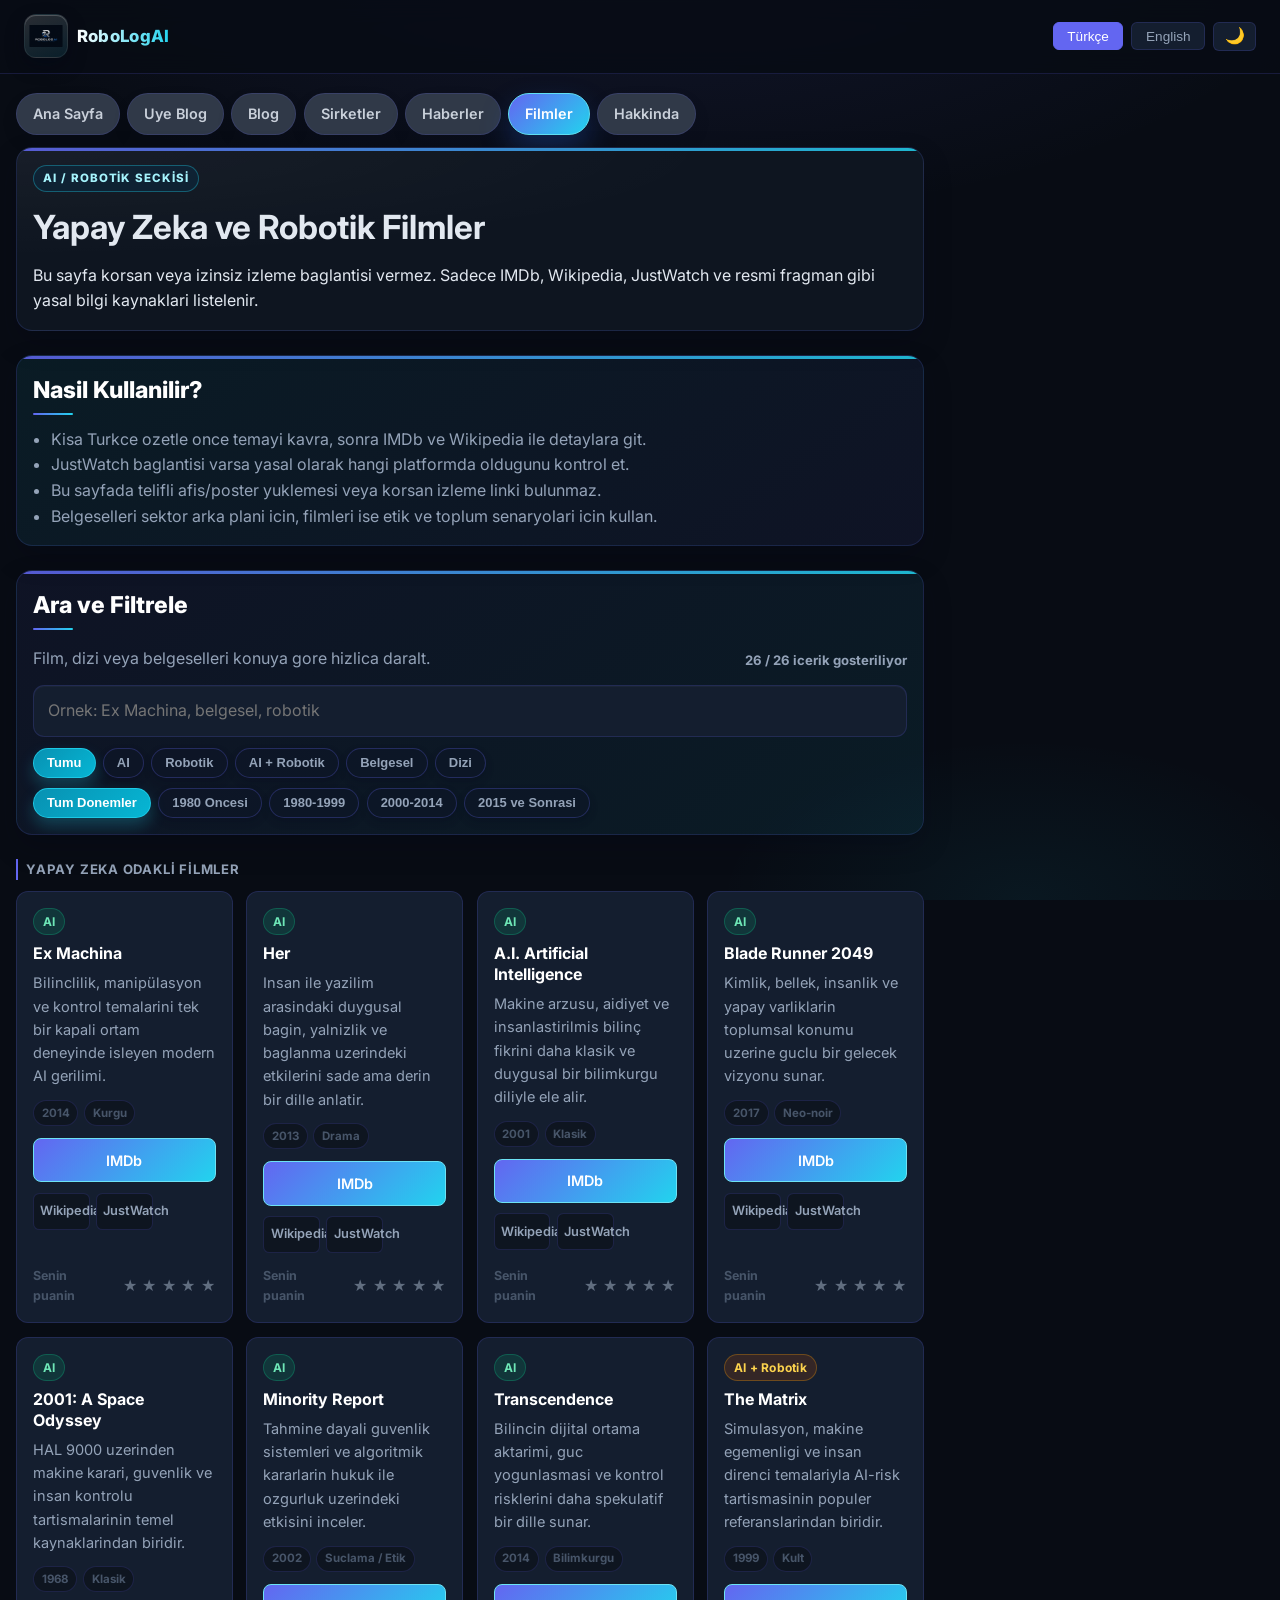
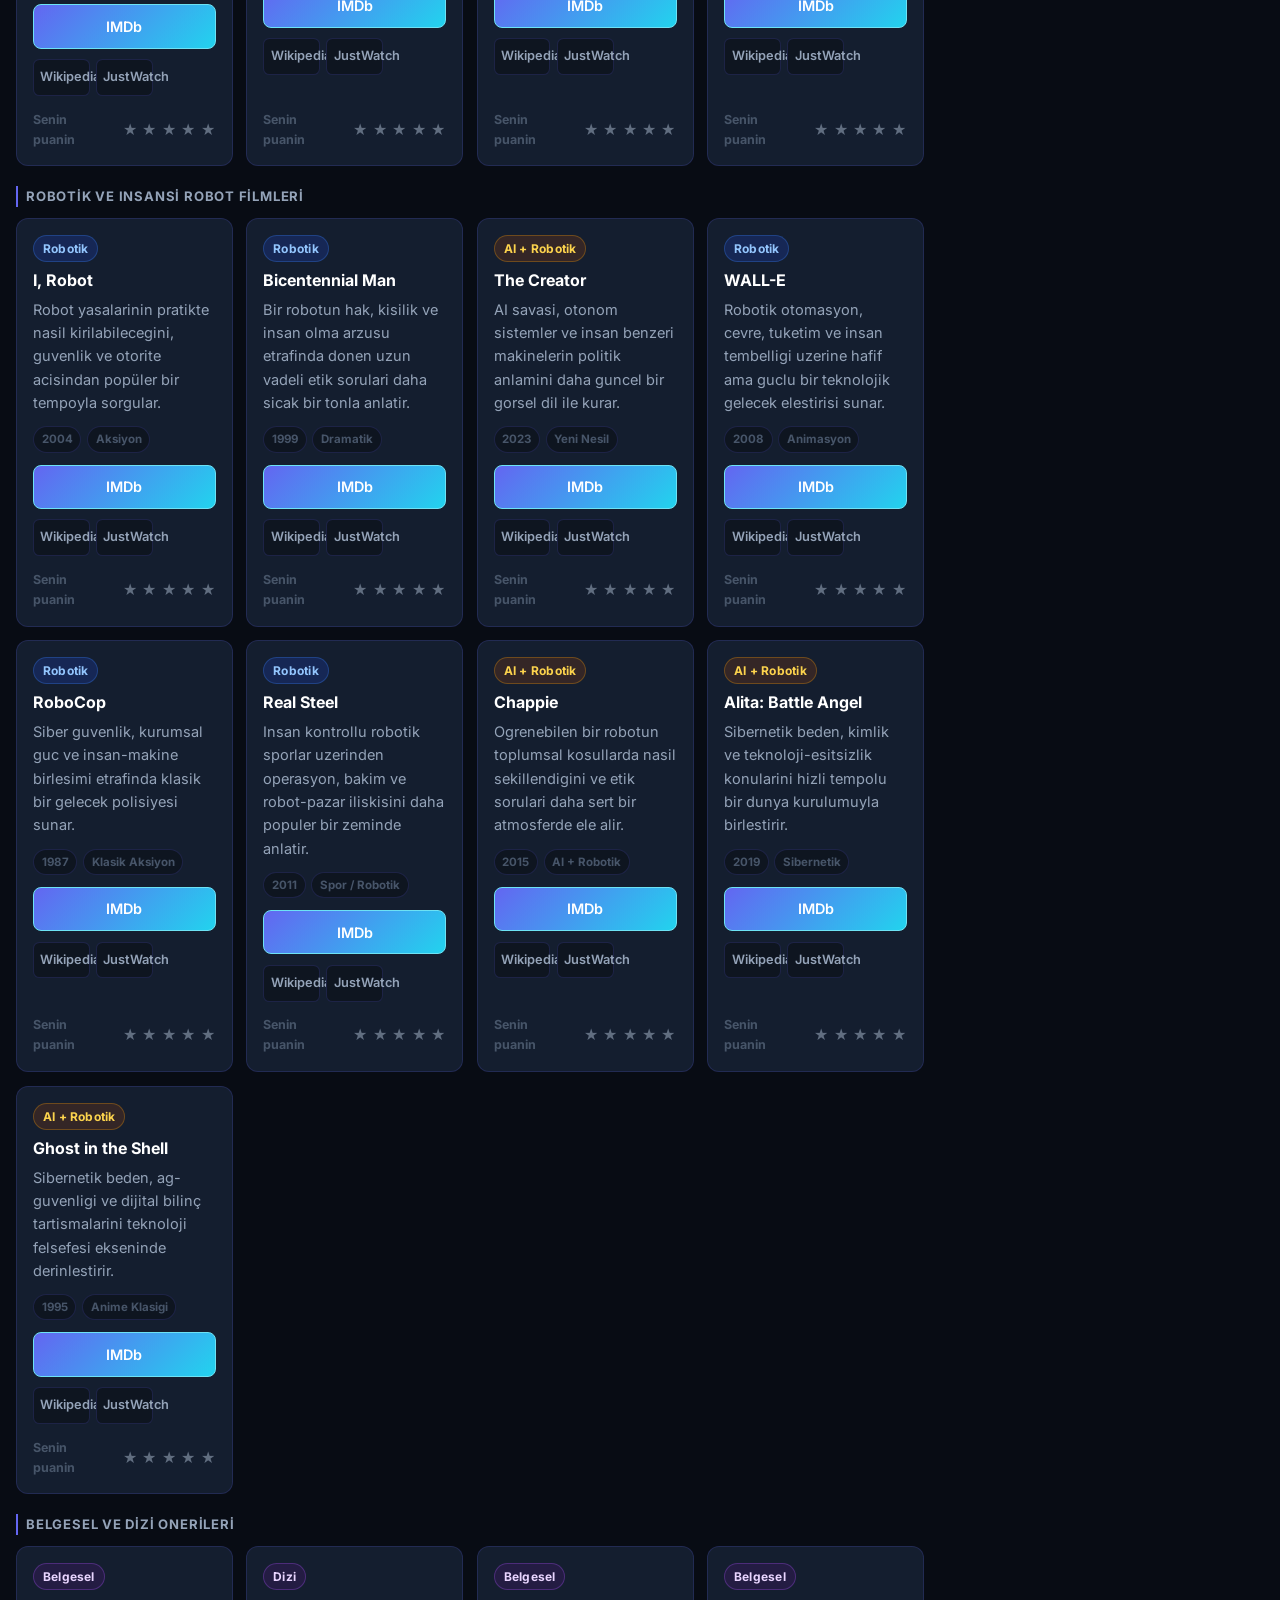
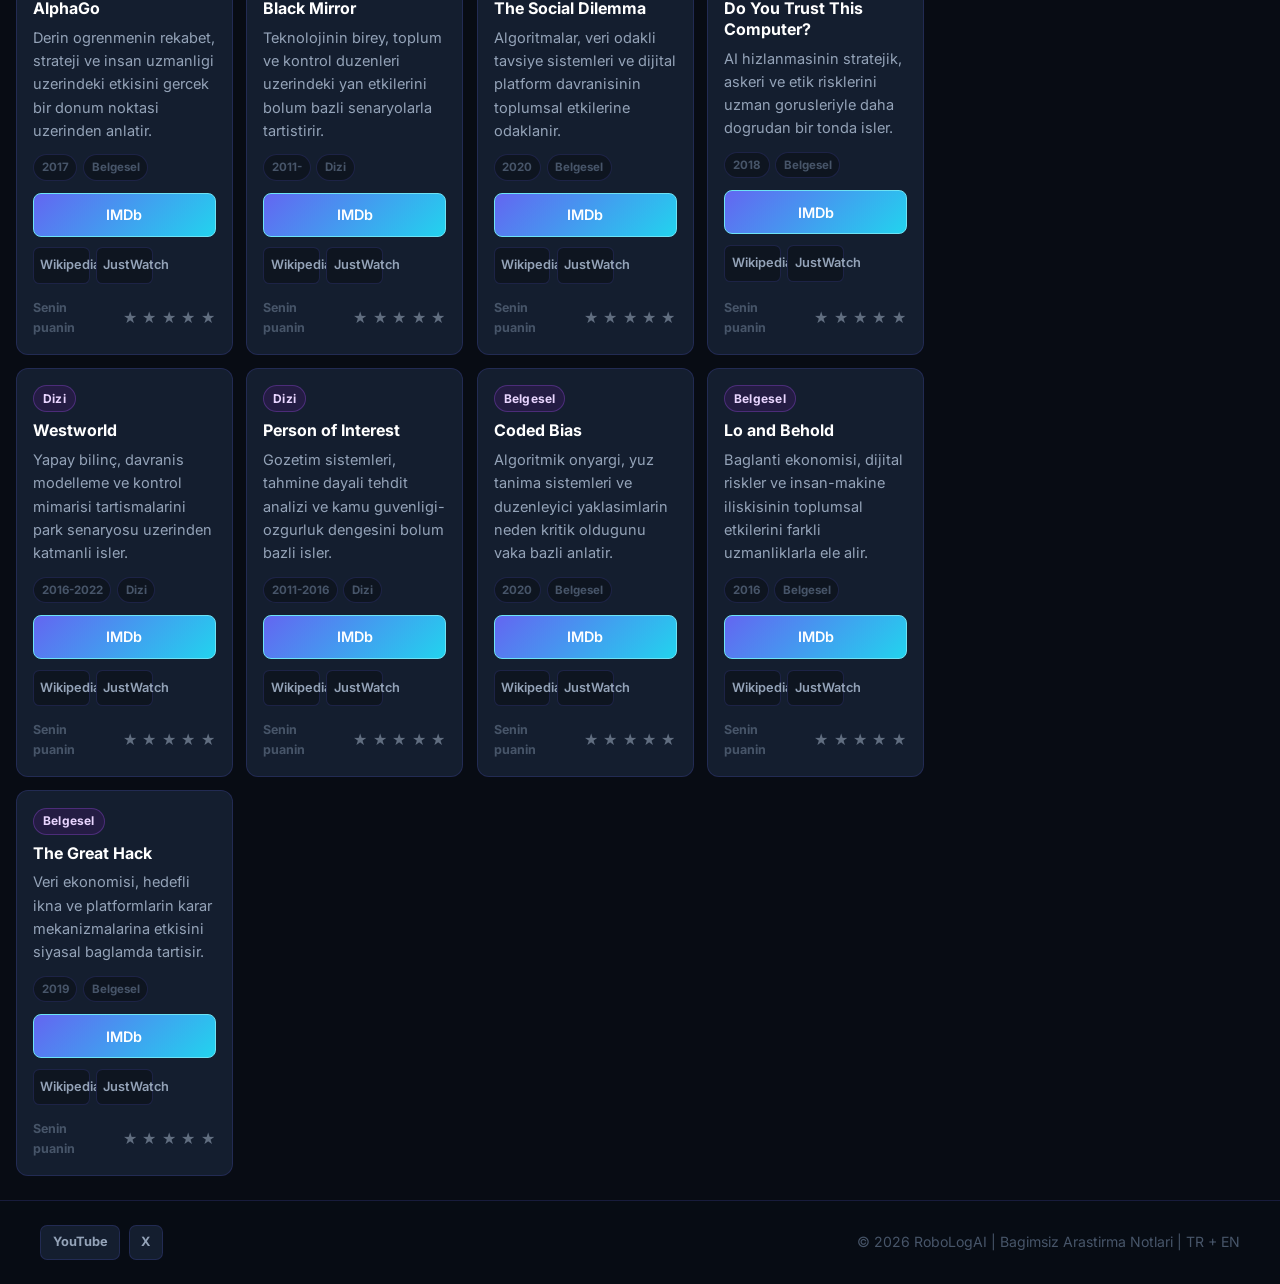
<file: films.html>
<!DOCTYPE html>
<html lang="tr">
<head>
  <meta charset="UTF-8" />
  <meta name="viewport" content="width=device-width, initial-scale=1.0" />
  <title>RoboLogAI | AI ve Robotik Filmler</title>
  <meta name="description" content="Yapay zeka, robotik, diziler ve belgeseller icin Turkce aciklamali, yasal bilgi baglantilariyla hazirlanmis secili liste." />
  <link rel="canonical" href="https://robologai.com/films.html" />
  <meta property="og:url" content="https://robologai.com/films.html" />
  <link rel="stylesheet" href="style.css" />
</head>
<body>
  <header class="topbar">
    <a class="logo" href="index.html" aria-label="RoboLogAI ana sayfa">
      <img class="logo-mark" src="images/logos/site-logo.png" alt="RoboLogAI logosu" loading="eager" fetchpriority="high" />
      <span class="logo-text">RoboLogAI</span>
    </a>
    <nav>
      <button class="lang-btn active" data-lang="tr">Türkçe</button>
      <button class="lang-btn" data-lang="en">English</button>
      <button class="theme-btn" id="theme-toggle" aria-label="Tema değiştir">🌙</button>
    </nav>
  </header>

  <main class="container" style="padding-top: 1rem;">
    <section class="mini-page-tabs" aria-label="Sayfa sekmeleri">
      <a class="mini-tab" href="index.html">
        <span data-lang="tr">Ana Sayfa</span>
        <span data-lang="en" class="hidden">Home</span>
      </a>
      <a class="mini-tab" href="member-blog.html">
        <span data-lang="tr">Uye Blog</span>
        <span data-lang="en" class="hidden">Member Blog</span>
      </a>
      <a class="mini-tab" href="blog.html">
        <span data-lang="tr">Blog</span>
        <span data-lang="en" class="hidden">Blog</span>
      </a>
      <a class="mini-tab" href="companies.html">
        <span data-lang="tr">Sirketler</span>
        <span data-lang="en" class="hidden">Companies</span>
      </a>
      <a class="mini-tab" href="news.html">
        <span data-lang="tr">Haberler</span>
        <span data-lang="en" class="hidden">News</span>
      </a>
      <a class="mini-tab active" href="films.html">
        <span data-lang="tr">Filmler</span>
        <span data-lang="en" class="hidden">Films</span>
      </a>
      <a class="mini-tab" href="about.html">
        <span data-lang="tr">Hakkinda</span>
        <span data-lang="en" class="hidden">About</span>
      </a>
    </section>

    <section id="films-hero" class="insight-card">
      <p class="dashboard-kicker" data-lang="tr">AI / Robotik Seckisi</p>
      <p class="dashboard-kicker hidden" data-lang="en">AI / Robotics Picks</p>
      <h1 data-lang="tr">Yapay Zeka ve Robotik Filmler</h1>
      <h1 data-lang="en" class="hidden">AI and Robotics Films</h1>
      <p data-lang="tr">Bu sayfa korsan veya izinsiz izleme baglantisi vermez. Sadece IMDb, Wikipedia, JustWatch ve resmi fragman gibi yasal bilgi kaynaklari listelenir.</p>
      <p data-lang="en" class="hidden">This page does not provide pirated or unauthorized watch links. It only lists legal information sources such as IMDb, Wikipedia, JustWatch, and official trailers.</p>
    </section>

    <section id="films-note" class="insight-card films-note-card">
      <h2 data-lang="tr">Nasil Kullanilir?</h2>
      <h2 data-lang="en" class="hidden">How To Use</h2>
      <ul class="films-note-list">
        <li data-lang="tr">Kisa Turkce ozetle once temayi kavra, sonra IMDb ve Wikipedia ile detaylara git.</li>
        <li data-lang="en" class="hidden">Start with the short summary, then use IMDb and Wikipedia for deeper context.</li>
        <li data-lang="tr">JustWatch baglantisi varsa yasal olarak hangi platformda oldugunu kontrol et.</li>
        <li data-lang="en" class="hidden">If a JustWatch link exists, check which legal platform currently offers it.</li>
        <li data-lang="tr">Bu sayfada telifli afis/poster yuklemesi veya korsan izleme linki bulunmaz.</li>
        <li data-lang="en" class="hidden">This page does not include uploaded copyrighted posters or pirated streaming links.</li>
        <li data-lang="tr">Belgeselleri sektor arka plani icin, filmleri ise etik ve toplum senaryolari icin kullan.</li>
        <li data-lang="en" class="hidden">Use documentaries for industry context and films for ethics and society scenarios.</li>
      </ul>
    </section>

    <section id="films-controls" class="insight-card films-controls-card">
      <div class="films-controls-head">
        <div>
          <h2 data-lang="tr">Ara ve Filtrele</h2>
          <h2 data-lang="en" class="hidden">Search and Filter</h2>
          <p data-lang="tr">Film, dizi veya belgeselleri konuya gore hizlica daralt.</p>
          <p data-lang="en" class="hidden">Quickly narrow films, series, or documentaries by topic.</p>
        </div>
        <p id="films-results-status" class="films-results-status" aria-live="polite"></p>
      </div>
      <div class="films-search-row">
        <input id="films-search-input" type="search" data-ph-tr="Ornek: Ex Machina, belgesel, robotik" data-ph-en="Example: Ex Machina, documentary, robotics" placeholder="Ornek: Ex Machina, belgesel, robotik" />
      </div>
      <div id="films-filters" class="post-filters" aria-label="Film filtreleri">
        <button class="post-filter active" type="button" data-film-filter="all">
          <span data-lang="tr">Tumu</span>
          <span data-lang="en" class="hidden">All</span>
        </button>
        <button class="post-filter" type="button" data-film-filter="ai">
          <span data-lang="tr">AI</span>
          <span data-lang="en" class="hidden">AI</span>
        </button>
        <button class="post-filter" type="button" data-film-filter="robotics">
          <span data-lang="tr">Robotik</span>
          <span data-lang="en" class="hidden">Robotics</span>
        </button>
        <button class="post-filter" type="button" data-film-filter="both">
          <span data-lang="tr">AI + Robotik</span>
          <span data-lang="en" class="hidden">AI + Robotics</span>
        </button>
        <button class="post-filter" type="button" data-film-filter="documentary">
          <span data-lang="tr">Belgesel</span>
          <span data-lang="en" class="hidden">Documentary</span>
        </button>
        <button class="post-filter" type="button" data-film-filter="series">
          <span data-lang="tr">Dizi</span>
          <span data-lang="en" class="hidden">Series</span>
        </button>
      </div>

      <div id="films-era-filters" class="post-filters" aria-label="Film donem filtreleri">
        <button class="post-filter active" type="button" data-film-era="all">
          <span data-lang="tr">Tum Donemler</span>
          <span data-lang="en" class="hidden">All Eras</span>
        </button>
        <button class="post-filter" type="button" data-film-era="pre1980">
          <span data-lang="tr">1980 Oncesi</span>
          <span data-lang="en" class="hidden">Before 1980</span>
        </button>
        <button class="post-filter" type="button" data-film-era="1980_1999">
          <span data-lang="tr">1980-1999</span>
          <span data-lang="en" class="hidden">1980-1999</span>
        </button>
        <button class="post-filter" type="button" data-film-era="2000_2014">
          <span data-lang="tr">2000-2014</span>
          <span data-lang="en" class="hidden">2000-2014</span>
        </button>
        <button class="post-filter" type="button" data-film-era="2015_plus">
          <span data-lang="tr">2015 ve Sonrasi</span>
          <span data-lang="en" class="hidden">2015+</span>
        </button>
      </div>
    </section>

    <section id="films-library">
      <div class="company-group">
        <h3 data-lang="tr">Yapay Zeka Odakli Filmler</h3>
        <h3 data-lang="en" class="hidden">AI Focused Films</h3>
        <div class="link-grid films-grid">
          <article class="link-card film-card filterable-film" data-film-filter-group="ai" data-film-kind="film" data-film-title="Ex Machina">
            <div class="badges"><span class="badge ai">AI</span></div>
            <h4>Ex Machina</h4>
            <p data-lang="tr">Bilinclilik, manipülasyon ve kontrol temalarini tek bir kapali ortam deneyinde isleyen modern AI gerilimi.</p>
            <p data-lang="en" class="hidden">A modern AI thriller exploring consciousness, manipulation, and control in a closed experimental setting.</p>
            <div class="film-meta">
              <span>2014</span>
              <span data-lang="tr">Kurgu</span>
              <span data-lang="en" class="hidden">Fiction</span>
            </div>
            <a class="link-btn" href="https://www.imdb.com/title/tt0470752/" target="_blank" rel="noopener noreferrer">IMDb</a>
            <div class="sub-links films-links">
              <a class="sub-link" href="https://en.wikipedia.org/wiki/Ex_Machina_(film)" target="_blank" rel="noopener noreferrer">Wikipedia</a>
              <a class="sub-link" href="https://www.justwatch.com/us/search?q=Ex%20Machina" target="_blank" rel="noopener noreferrer">JustWatch</a>
            </div>
          </article>

          <article class="link-card film-card filterable-film" data-film-filter-group="ai" data-film-kind="film" data-film-title="Her">
            <div class="badges"><span class="badge ai">AI</span></div>
            <h4>Her</h4>
            <p data-lang="tr">Insan ile yazilim arasindaki duygusal bagin, yalnizlik ve baglanma uzerindeki etkilerini sade ama derin bir dille anlatir.</p>
            <p data-lang="en" class="hidden">Explores loneliness, attachment, and emotional connection between a person and software in a quiet but deep way.</p>
            <div class="film-meta">
              <span>2013</span>
              <span data-lang="tr">Drama</span>
              <span data-lang="en" class="hidden">Drama</span>
            </div>
            <a class="link-btn" href="https://www.imdb.com/title/tt1798709/" target="_blank" rel="noopener noreferrer">IMDb</a>
            <div class="sub-links films-links">
              <a class="sub-link" href="https://en.wikipedia.org/wiki/Her_(film)" target="_blank" rel="noopener noreferrer">Wikipedia</a>
              <a class="sub-link" href="https://www.justwatch.com/us/search?q=Her" target="_blank" rel="noopener noreferrer">JustWatch</a>
            </div>
          </article>

          <article class="link-card film-card filterable-film" data-film-filter-group="ai" data-film-kind="film" data-film-title="A.I. Artificial Intelligence">
            <div class="badges"><span class="badge ai">AI</span></div>
            <h4>A.I. Artificial Intelligence</h4>
            <p data-lang="tr">Makine arzusu, aidiyet ve insanlastirilmis bilinç fikrini daha klasik ve duygusal bir bilimkurgu diliyle ele alir.</p>
            <p data-lang="en" class="hidden">Examines machine desire, belonging, and humanized consciousness through an emotional science fiction lens.</p>
            <div class="film-meta">
              <span>2001</span>
              <span data-lang="tr">Klasik</span>
              <span data-lang="en" class="hidden">Classic</span>
            </div>
            <a class="link-btn" href="https://www.imdb.com/title/tt0212720/" target="_blank" rel="noopener noreferrer">IMDb</a>
            <div class="sub-links films-links">
              <a class="sub-link" href="https://en.wikipedia.org/wiki/A.I._Artificial_Intelligence" target="_blank" rel="noopener noreferrer">Wikipedia</a>
              <a class="sub-link" href="https://www.justwatch.com/us/search?q=A.I.%20Artificial%20Intelligence" target="_blank" rel="noopener noreferrer">JustWatch</a>
            </div>
          </article>

          <article class="link-card film-card filterable-film" data-film-filter-group="ai" data-film-kind="film" data-film-title="Blade Runner 2049">
            <div class="badges"><span class="badge ai">AI</span></div>
            <h4>Blade Runner 2049</h4>
            <p data-lang="tr">Kimlik, bellek, insanlik ve yapay varliklarin toplumsal konumu uzerine guclu bir gelecek vizyonu sunar.</p>
            <p data-lang="en" class="hidden">Offers a powerful future vision centered on identity, memory, humanity, and the place of artificial beings in society.</p>
            <div class="film-meta">
              <span>2017</span>
              <span data-lang="tr">Neo-noir</span>
              <span data-lang="en" class="hidden">Neo-noir</span>
            </div>
            <a class="link-btn" href="https://www.imdb.com/title/tt1856101/" target="_blank" rel="noopener noreferrer">IMDb</a>
            <div class="sub-links films-links">
              <a class="sub-link" href="https://en.wikipedia.org/wiki/Blade_Runner_2049" target="_blank" rel="noopener noreferrer">Wikipedia</a>
              <a class="sub-link" href="https://www.justwatch.com/us/search?q=Blade%20Runner%202049" target="_blank" rel="noopener noreferrer">JustWatch</a>
            </div>
          </article>

          <article class="link-card film-card filterable-film" data-film-filter-group="ai" data-film-kind="film" data-film-title="2001: A Space Odyssey">
            <div class="badges"><span class="badge ai">AI</span></div>
            <h4>2001: A Space Odyssey</h4>
            <p data-lang="tr">HAL 9000 uzerinden makine karari, guvenlik ve insan kontrolu tartismalarinin temel kaynaklarindan biridir.</p>
            <p data-lang="en" class="hidden">A foundational reference on machine decision-making, safety, and human control through HAL 9000.</p>
            <div class="film-meta">
              <span>1968</span>
              <span data-lang="tr">Klasik</span>
              <span data-lang="en" class="hidden">Classic</span>
            </div>
            <a class="link-btn" href="https://www.imdb.com/title/tt0062622/" target="_blank" rel="noopener noreferrer">IMDb</a>
            <div class="sub-links films-links">
              <a class="sub-link" href="https://en.wikipedia.org/wiki/2001:_A_Space_Odyssey_(film)" target="_blank" rel="noopener noreferrer">Wikipedia</a>
              <a class="sub-link" href="https://www.justwatch.com/us/search?q=2001%20A%20Space%20Odyssey" target="_blank" rel="noopener noreferrer">JustWatch</a>
            </div>
          </article>

          <article class="link-card film-card filterable-film" data-film-filter-group="ai" data-film-kind="film" data-film-title="Minority Report">
            <div class="badges"><span class="badge ai">AI</span></div>
            <h4>Minority Report</h4>
            <p data-lang="tr">Tahmine dayali guvenlik sistemleri ve algoritmik kararlarin hukuk ile ozgurluk uzerindeki etkisini inceler.</p>
            <p data-lang="en" class="hidden">Explores how predictive systems and algorithmic decisions impact law and civil liberties.</p>
            <div class="film-meta">
              <span>2002</span>
              <span data-lang="tr">Suclama / Etik</span>
              <span data-lang="en" class="hidden">Ethics / Justice</span>
            </div>
            <a class="link-btn" href="https://www.imdb.com/title/tt0181689/" target="_blank" rel="noopener noreferrer">IMDb</a>
            <div class="sub-links films-links">
              <a class="sub-link" href="https://en.wikipedia.org/wiki/Minority_Report_(film)" target="_blank" rel="noopener noreferrer">Wikipedia</a>
              <a class="sub-link" href="https://www.justwatch.com/us/search?q=Minority%20Report" target="_blank" rel="noopener noreferrer">JustWatch</a>
            </div>
          </article>

          <article class="link-card film-card filterable-film" data-film-filter-group="ai" data-film-kind="film" data-film-title="Transcendence">
            <div class="badges"><span class="badge ai">AI</span></div>
            <h4>Transcendence</h4>
            <p data-lang="tr">Bilincin dijital ortama aktarimi, guc yogunlasmasi ve kontrol risklerini daha spekulatif bir dille sunar.</p>
            <p data-lang="en" class="hidden">Presents mind-uploading, concentrated power, and control risks through a speculative AI lens.</p>
            <div class="film-meta">
              <span>2014</span>
              <span data-lang="tr">Bilimkurgu</span>
              <span data-lang="en" class="hidden">Sci-Fi</span>
            </div>
            <a class="link-btn" href="https://www.imdb.com/title/tt2209764/" target="_blank" rel="noopener noreferrer">IMDb</a>
            <div class="sub-links films-links">
              <a class="sub-link" href="https://en.wikipedia.org/wiki/Transcendence_(2014_film)" target="_blank" rel="noopener noreferrer">Wikipedia</a>
              <a class="sub-link" href="https://www.justwatch.com/us/search?q=Transcendence" target="_blank" rel="noopener noreferrer">JustWatch</a>
            </div>
          </article>

          <article class="link-card film-card filterable-film" data-film-filter-group="ai" data-film-kind="film" data-film-title="The Matrix">
            <div class="badges"><span class="badge both">AI + Robotik</span></div>
            <h4>The Matrix</h4>
            <p data-lang="tr">Simulasyon, makine egemenligi ve insan direnci temalariyla AI-risk tartismasinin populer referanslarindan biridir.</p>
            <p data-lang="en" class="hidden">A major pop-culture reference for simulation, machine dominance, and human resistance themes.</p>
            <div class="film-meta">
              <span>1999</span>
              <span data-lang="tr">Kult</span>
              <span data-lang="en" class="hidden">Cult</span>
            </div>
            <a class="link-btn" href="https://www.imdb.com/title/tt0133093/" target="_blank" rel="noopener noreferrer">IMDb</a>
            <div class="sub-links films-links">
              <a class="sub-link" href="https://en.wikipedia.org/wiki/The_Matrix" target="_blank" rel="noopener noreferrer">Wikipedia</a>
              <a class="sub-link" href="https://www.justwatch.com/us/search?q=The%20Matrix" target="_blank" rel="noopener noreferrer">JustWatch</a>
            </div>
          </article>
        </div>
      </div>

      <div class="company-group">
        <h3 data-lang="tr">Robotik ve Insansi Robot Filmleri</h3>
        <h3 data-lang="en" class="hidden">Robotics and Humanoid Robot Films</h3>
        <div class="link-grid films-grid">
          <article class="link-card film-card filterable-film" data-film-filter-group="robotics" data-film-kind="film" data-film-title="I, Robot">
            <div class="badges"><span class="badge robot">Robotik</span></div>
            <h4>I, Robot</h4>
            <p data-lang="tr">Robot yasalarinin pratikte nasil kirilabilecegini, guvenlik ve otorite acisindan popüler bir tempoyla sorgular.</p>
            <p data-lang="en" class="hidden">Questions how robot laws can fail in practice through a mainstream story about safety and authority.</p>
            <div class="film-meta">
              <span>2004</span>
              <span data-lang="tr">Aksiyon</span>
              <span data-lang="en" class="hidden">Action</span>
            </div>
            <a class="link-btn" href="https://www.imdb.com/title/tt0343818/" target="_blank" rel="noopener noreferrer">IMDb</a>
            <div class="sub-links films-links">
              <a class="sub-link" href="https://en.wikipedia.org/wiki/I,_Robot_(film)" target="_blank" rel="noopener noreferrer">Wikipedia</a>
              <a class="sub-link" href="https://www.justwatch.com/us/search?q=I%2C%20Robot" target="_blank" rel="noopener noreferrer">JustWatch</a>
            </div>
          </article>

          <article class="link-card film-card filterable-film" data-film-filter-group="robotics" data-film-kind="film" data-film-title="Bicentennial Man">
            <div class="badges"><span class="badge robot">Robotik</span></div>
            <h4>Bicentennial Man</h4>
            <p data-lang="tr">Bir robotun hak, kisilik ve insan olma arzusu etrafinda donen uzun vadeli etik sorulari daha sicak bir tonla anlatir.</p>
            <p data-lang="en" class="hidden">Tells long-term ethical questions around rights, personhood, and the desire to become human through a warmer tone.</p>
            <div class="film-meta">
              <span>1999</span>
              <span data-lang="tr">Dramatik</span>
              <span data-lang="en" class="hidden">Dramatic</span>
            </div>
            <a class="link-btn" href="https://www.imdb.com/title/tt0182789/" target="_blank" rel="noopener noreferrer">IMDb</a>
            <div class="sub-links films-links">
              <a class="sub-link" href="https://en.wikipedia.org/wiki/Bicentennial_Man_(film)" target="_blank" rel="noopener noreferrer">Wikipedia</a>
              <a class="sub-link" href="https://www.justwatch.com/us/search?q=Bicentennial%20Man" target="_blank" rel="noopener noreferrer">JustWatch</a>
            </div>
          </article>

          <article class="link-card film-card filterable-film" data-film-filter-group="both" data-film-kind="film" data-film-title="The Creator">
            <div class="badges"><span class="badge both">AI + Robotik</span></div>
            <h4>The Creator</h4>
            <p data-lang="tr">AI savasi, otonom sistemler ve insan benzeri makinelerin politik anlamini daha guncel bir gorsel dil ile kurar.</p>
            <p data-lang="en" class="hidden">Builds a contemporary visual world around AI conflict, autonomous systems, and the politics of human-like machines.</p>
            <div class="film-meta">
              <span>2023</span>
              <span data-lang="tr">Yeni Nesil</span>
              <span data-lang="en" class="hidden">Recent</span>
            </div>
            <a class="link-btn" href="https://www.imdb.com/title/tt11858890/" target="_blank" rel="noopener noreferrer">IMDb</a>
            <div class="sub-links films-links">
              <a class="sub-link" href="https://en.wikipedia.org/wiki/The_Creator_(2023_film)" target="_blank" rel="noopener noreferrer">Wikipedia</a>
              <a class="sub-link" href="https://www.justwatch.com/us/search?q=The%20Creator" target="_blank" rel="noopener noreferrer">JustWatch</a>
            </div>
          </article>

          <article class="link-card film-card filterable-film" data-film-filter-group="robotics" data-film-kind="film" data-film-title="WALL-E">
            <div class="badges"><span class="badge robot">Robotik</span></div>
            <h4>WALL-E</h4>
            <p data-lang="tr">Robotik otomasyon, cevre, tuketim ve insan tembelligi uzerine hafif ama guclu bir teknolojik gelecek elestirisi sunar.</p>
            <p data-lang="en" class="hidden">Delivers a gentle but strong critique of automation, environment, consumption, and human passivity.</p>
            <div class="film-meta">
              <span>2008</span>
              <span data-lang="tr">Animasyon</span>
              <span data-lang="en" class="hidden">Animation</span>
            </div>
            <a class="link-btn" href="https://www.imdb.com/title/tt0910970/" target="_blank" rel="noopener noreferrer">IMDb</a>
            <div class="sub-links films-links">
              <a class="sub-link" href="https://en.wikipedia.org/wiki/WALL-E" target="_blank" rel="noopener noreferrer">Wikipedia</a>
              <a class="sub-link" href="https://www.justwatch.com/us/search?q=WALL-E" target="_blank" rel="noopener noreferrer">JustWatch</a>
            </div>
          </article>

          <article class="link-card film-card filterable-film" data-film-filter-group="robotics" data-film-kind="film" data-film-title="RoboCop">
            <div class="badges"><span class="badge robot">Robotik</span></div>
            <h4>RoboCop</h4>
            <p data-lang="tr">Siber guvenlik, kurumsal guc ve insan-makine birlesimi etrafinda klasik bir gelecek polisiyesi sunar.</p>
            <p data-lang="en" class="hidden">A classic future-policing story around cybernetics, corporate power, and human-machine integration.</p>
            <div class="film-meta">
              <span>1987</span>
              <span data-lang="tr">Klasik Aksiyon</span>
              <span data-lang="en" class="hidden">Classic Action</span>
            </div>
            <a class="link-btn" href="https://www.imdb.com/title/tt0093870/" target="_blank" rel="noopener noreferrer">IMDb</a>
            <div class="sub-links films-links">
              <a class="sub-link" href="https://en.wikipedia.org/wiki/RoboCop" target="_blank" rel="noopener noreferrer">Wikipedia</a>
              <a class="sub-link" href="https://www.justwatch.com/us/search?q=RoboCop" target="_blank" rel="noopener noreferrer">JustWatch</a>
            </div>
          </article>

          <article class="link-card film-card filterable-film" data-film-filter-group="robotics" data-film-kind="film" data-film-title="Real Steel">
            <div class="badges"><span class="badge robot">Robotik</span></div>
            <h4>Real Steel</h4>
            <p data-lang="tr">Insan kontrollu robotik sporlar uzerinden operasyon, bakim ve robot-pazar iliskisini daha populer bir zeminde anlatir.</p>
            <p data-lang="en" class="hidden">Uses robot combat sports to discuss operation, maintenance, and robotics market dynamics in a mainstream format.</p>
            <div class="film-meta">
              <span>2011</span>
              <span data-lang="tr">Spor / Robotik</span>
              <span data-lang="en" class="hidden">Sport / Robotics</span>
            </div>
            <a class="link-btn" href="https://www.imdb.com/title/tt0433035/" target="_blank" rel="noopener noreferrer">IMDb</a>
            <div class="sub-links films-links">
              <a class="sub-link" href="https://en.wikipedia.org/wiki/Real_Steel" target="_blank" rel="noopener noreferrer">Wikipedia</a>
              <a class="sub-link" href="https://www.justwatch.com/us/search?q=Real%20Steel" target="_blank" rel="noopener noreferrer">JustWatch</a>
            </div>
          </article>

          <article class="link-card film-card filterable-film" data-film-filter-group="both" data-film-kind="film" data-film-title="Chappie">
            <div class="badges"><span class="badge both">AI + Robotik</span></div>
            <h4>Chappie</h4>
            <p data-lang="tr">Ogrenebilen bir robotun toplumsal kosullarda nasil sekillendigini ve etik sorulari daha sert bir atmosferde ele alir.</p>
            <p data-lang="en" class="hidden">Shows how a learning robot is shaped by social conditions and ethical pressure in a harsher setting.</p>
            <div class="film-meta">
              <span>2015</span>
              <span data-lang="tr">AI + Robotik</span>
              <span data-lang="en" class="hidden">AI + Robotics</span>
            </div>
            <a class="link-btn" href="https://www.imdb.com/title/tt1823672/" target="_blank" rel="noopener noreferrer">IMDb</a>
            <div class="sub-links films-links">
              <a class="sub-link" href="https://en.wikipedia.org/wiki/Chappie_(film)" target="_blank" rel="noopener noreferrer">Wikipedia</a>
              <a class="sub-link" href="https://www.justwatch.com/us/search?q=Chappie" target="_blank" rel="noopener noreferrer">JustWatch</a>
            </div>
          </article>

          <article class="link-card film-card filterable-film" data-film-filter-group="both" data-film-kind="film" data-film-title="Alita: Battle Angel">
            <div class="badges"><span class="badge both">AI + Robotik</span></div>
            <h4>Alita: Battle Angel</h4>
            <p data-lang="tr">Sibernetik beden, kimlik ve teknoloji-esitsizlik konularini hizli tempolu bir dunya kurulumuyla birlestirir.</p>
            <p data-lang="en" class="hidden">Combines cybernetic embodiment, identity, and tech inequality in a fast-paced worldbuilding style.</p>
            <div class="film-meta">
              <span>2019</span>
              <span data-lang="tr">Sibernetik</span>
              <span data-lang="en" class="hidden">Cybernetic</span>
            </div>
            <a class="link-btn" href="https://www.imdb.com/title/tt0437086/" target="_blank" rel="noopener noreferrer">IMDb</a>
            <div class="sub-links films-links">
              <a class="sub-link" href="https://en.wikipedia.org/wiki/Alita:_Battle_Angel" target="_blank" rel="noopener noreferrer">Wikipedia</a>
              <a class="sub-link" href="https://www.justwatch.com/us/search?q=Alita%20Battle%20Angel" target="_blank" rel="noopener noreferrer">JustWatch</a>
            </div>
          </article>

          <article class="link-card film-card filterable-film" data-film-filter-group="both" data-film-kind="film" data-film-title="Ghost in the Shell">
            <div class="badges"><span class="badge both">AI + Robotik</span></div>
            <h4>Ghost in the Shell</h4>
            <p data-lang="tr">Sibernetik beden, ag-guvenligi ve dijital bilinç tartismalarini teknoloji felsefesi ekseninde derinlestirir.</p>
            <p data-lang="en" class="hidden">Deepens cybernetic body, network security, and digital consciousness debates through a techno-philosophical lens.</p>
            <div class="film-meta">
              <span>1995</span>
              <span data-lang="tr">Anime Klasigi</span>
              <span data-lang="en" class="hidden">Anime Classic</span>
            </div>
            <a class="link-btn" href="https://www.imdb.com/title/tt0113568/" target="_blank" rel="noopener noreferrer">IMDb</a>
            <div class="sub-links films-links">
              <a class="sub-link" href="https://en.wikipedia.org/wiki/Ghost_in_the_Shell_(1995_film)" target="_blank" rel="noopener noreferrer">Wikipedia</a>
              <a class="sub-link" href="https://www.justwatch.com/us/search?q=Ghost%20in%20the%20Shell" target="_blank" rel="noopener noreferrer">JustWatch</a>
            </div>
          </article>
        </div>
      </div>

      <div class="company-group">
        <h3 data-lang="tr">Belgesel ve Dizi Onerileri</h3>
        <h3 data-lang="en" class="hidden">Documentary and Series Picks</h3>
        <div class="link-grid films-grid">
          <article class="link-card film-card filterable-film" data-film-filter-group="documentary" data-film-kind="documentary" data-film-title="AlphaGo">
            <div class="badges"><span class="badge media">Belgesel</span></div>
            <h4>AlphaGo</h4>
            <p data-lang="tr">Derin ogrenmenin rekabet, strateji ve insan uzmanligi uzerindeki etkisini gercek bir donum noktasi uzerinden anlatir.</p>
            <p data-lang="en" class="hidden">Shows how deep learning changed competition, strategy, and human expertise through a real turning point.</p>
            <div class="film-meta">
              <span>2017</span>
              <span data-lang="tr">Belgesel</span>
              <span data-lang="en" class="hidden">Documentary</span>
            </div>
            <a class="link-btn" href="https://www.imdb.com/title/tt6700846/" target="_blank" rel="noopener noreferrer">IMDb</a>
            <div class="sub-links films-links">
              <a class="sub-link" href="https://en.wikipedia.org/wiki/AlphaGo_(film)" target="_blank" rel="noopener noreferrer">Wikipedia</a>
              <a class="sub-link" href="https://www.justwatch.com/us/search?q=AlphaGo" target="_blank" rel="noopener noreferrer">JustWatch</a>
            </div>
          </article>

          <article class="link-card film-card filterable-film" data-film-filter-group="series" data-film-kind="series" data-film-title="Black Mirror">
            <div class="badges"><span class="badge media">Dizi</span></div>
            <h4>Black Mirror</h4>
            <p data-lang="tr">Teknolojinin birey, toplum ve kontrol duzenleri uzerindeki yan etkilerini bolum bazli senaryolarla tartistirir.</p>
            <p data-lang="en" class="hidden">Uses standalone episodes to discuss how technology reshapes individuals, society, and systems of control.</p>
            <div class="film-meta">
              <span>2011-</span>
              <span data-lang="tr">Dizi</span>
              <span data-lang="en" class="hidden">Series</span>
            </div>
            <a class="link-btn" href="https://www.imdb.com/title/tt2085059/" target="_blank" rel="noopener noreferrer">IMDb</a>
            <div class="sub-links films-links">
              <a class="sub-link" href="https://en.wikipedia.org/wiki/Black_Mirror" target="_blank" rel="noopener noreferrer">Wikipedia</a>
              <a class="sub-link" href="https://www.justwatch.com/us/search?q=Black%20Mirror" target="_blank" rel="noopener noreferrer">JustWatch</a>
            </div>
          </article>

          <article class="link-card film-card filterable-film" data-film-filter-group="documentary" data-film-kind="documentary" data-film-title="The Social Dilemma">
            <div class="badges"><span class="badge media">Belgesel</span></div>
            <h4>The Social Dilemma</h4>
            <p data-lang="tr">Algoritmalar, veri odakli tavsiye sistemleri ve dijital platform davranisinin toplumsal etkilerine odaklanir.</p>
            <p data-lang="en" class="hidden">Focuses on algorithms, data-driven recommendation systems, and the social impact of digital platform behavior.</p>
            <div class="film-meta">
              <span>2020</span>
              <span data-lang="tr">Belgesel</span>
              <span data-lang="en" class="hidden">Documentary</span>
            </div>
            <a class="link-btn" href="https://www.imdb.com/title/tt11464826/" target="_blank" rel="noopener noreferrer">IMDb</a>
            <div class="sub-links films-links">
              <a class="sub-link" href="https://en.wikipedia.org/wiki/The_Social_Dilemma" target="_blank" rel="noopener noreferrer">Wikipedia</a>
              <a class="sub-link" href="https://www.justwatch.com/us/search?q=The%20Social%20Dilemma" target="_blank" rel="noopener noreferrer">JustWatch</a>
            </div>
          </article>

          <article class="link-card film-card filterable-film" data-film-filter-group="documentary" data-film-kind="documentary" data-film-title="Do You Trust This Computer?">
            <div class="badges"><span class="badge media">Belgesel</span></div>
            <h4>Do You Trust This Computer?</h4>
            <p data-lang="tr">AI hizlanmasinin stratejik, askeri ve etik risklerini uzman gorusleriyle daha dogrudan bir tonda isler.</p>
            <p data-lang="en" class="hidden">Takes a more direct tone on the strategic, military, and ethical risks of accelerating AI through expert commentary.</p>
            <div class="film-meta">
              <span>2018</span>
              <span data-lang="tr">Belgesel</span>
              <span data-lang="en" class="hidden">Documentary</span>
            </div>
            <a class="link-btn" href="https://www.imdb.com/title/tt6152554/" target="_blank" rel="noopener noreferrer">IMDb</a>
            <div class="sub-links films-links">
              <a class="sub-link" href="https://en.wikipedia.org/wiki/Do_You_Trust_This_Computer%3F" target="_blank" rel="noopener noreferrer">Wikipedia</a>
              <a class="sub-link" href="https://www.justwatch.com/us/search?q=Do%20You%20Trust%20This%20Computer" target="_blank" rel="noopener noreferrer">JustWatch</a>
            </div>
          </article>

          <article class="link-card film-card filterable-film" data-film-filter-group="series" data-film-kind="series" data-film-title="Westworld">
            <div class="badges"><span class="badge media">Dizi</span></div>
            <h4>Westworld</h4>
            <p data-lang="tr">Yapay bilinç, davranis modelleme ve kontrol mimarisi tartismalarini park senaryosu uzerinden katmanli isler.</p>
            <p data-lang="en" class="hidden">Explores artificial consciousness, behavior modeling, and control architecture through a layered park scenario.</p>
            <div class="film-meta">
              <span>2016-2022</span>
              <span data-lang="tr">Dizi</span>
              <span data-lang="en" class="hidden">Series</span>
            </div>
            <a class="link-btn" href="https://www.imdb.com/title/tt0475784/" target="_blank" rel="noopener noreferrer">IMDb</a>
            <div class="sub-links films-links">
              <a class="sub-link" href="https://en.wikipedia.org/wiki/Westworld_(TV_series)" target="_blank" rel="noopener noreferrer">Wikipedia</a>
              <a class="sub-link" href="https://www.justwatch.com/us/search?q=Westworld" target="_blank" rel="noopener noreferrer">JustWatch</a>
            </div>
          </article>

          <article class="link-card film-card filterable-film" data-film-filter-group="series" data-film-kind="series" data-film-title="Person of Interest">
            <div class="badges"><span class="badge media">Dizi</span></div>
            <h4>Person of Interest</h4>
            <p data-lang="tr">Gozetim sistemleri, tahmine dayali tehdit analizi ve kamu guvenligi-ozgurluk dengesini bolum bazli isler.</p>
            <p data-lang="en" class="hidden">Examines surveillance systems, predictive threat analysis, and the balance between security and liberty.</p>
            <div class="film-meta">
              <span>2011-2016</span>
              <span data-lang="tr">Dizi</span>
              <span data-lang="en" class="hidden">Series</span>
            </div>
            <a class="link-btn" href="https://www.imdb.com/title/tt1839578/" target="_blank" rel="noopener noreferrer">IMDb</a>
            <div class="sub-links films-links">
              <a class="sub-link" href="https://en.wikipedia.org/wiki/Person_of_Interest_(TV_series)" target="_blank" rel="noopener noreferrer">Wikipedia</a>
              <a class="sub-link" href="https://www.justwatch.com/us/search?q=Person%20of%20Interest" target="_blank" rel="noopener noreferrer">JustWatch</a>
            </div>
          </article>

          <article class="link-card film-card filterable-film" data-film-filter-group="documentary" data-film-kind="documentary" data-film-title="Coded Bias">
            <div class="badges"><span class="badge media">Belgesel</span></div>
            <h4>Coded Bias</h4>
            <p data-lang="tr">Algoritmik onyargi, yuz tanima sistemleri ve duzenleyici yaklasimlarin neden kritik oldugunu vaka bazli anlatir.</p>
            <p data-lang="en" class="hidden">Highlights algorithmic bias, facial recognition risks, and regulatory needs through real-world cases.</p>
            <div class="film-meta">
              <span>2020</span>
              <span data-lang="tr">Belgesel</span>
              <span data-lang="en" class="hidden">Documentary</span>
            </div>
            <a class="link-btn" href="https://www.imdb.com/title/tt11394170/" target="_blank" rel="noopener noreferrer">IMDb</a>
            <div class="sub-links films-links">
              <a class="sub-link" href="https://en.wikipedia.org/wiki/Coded_Bias" target="_blank" rel="noopener noreferrer">Wikipedia</a>
              <a class="sub-link" href="https://www.justwatch.com/us/search?q=Coded%20Bias" target="_blank" rel="noopener noreferrer">JustWatch</a>
            </div>
          </article>

          <article class="link-card film-card filterable-film" data-film-filter-group="documentary" data-film-kind="documentary" data-film-title="Lo and Behold, Reveries of the Connected World">
            <div class="badges"><span class="badge media">Belgesel</span></div>
            <h4>Lo and Behold</h4>
            <p data-lang="tr">Baglanti ekonomisi, dijital riskler ve insan-makine iliskisinin toplumsal etkilerini farkli uzmanliklarla ele alir.</p>
            <p data-lang="en" class="hidden">Reviews connected-world economics, digital risks, and social effects of human-machine dependency.</p>
            <div class="film-meta">
              <span>2016</span>
              <span data-lang="tr">Belgesel</span>
              <span data-lang="en" class="hidden">Documentary</span>
            </div>
            <a class="link-btn" href="https://www.imdb.com/title/tt5275828/" target="_blank" rel="noopener noreferrer">IMDb</a>
            <div class="sub-links films-links">
              <a class="sub-link" href="https://en.wikipedia.org/wiki/Lo_and_Behold,_Reveries_of_the_Connected_World" target="_blank" rel="noopener noreferrer">Wikipedia</a>
              <a class="sub-link" href="https://www.justwatch.com/us/search?q=Lo%20and%20Behold" target="_blank" rel="noopener noreferrer">JustWatch</a>
            </div>
          </article>

          <article class="link-card film-card filterable-film" data-film-filter-group="documentary" data-film-kind="documentary" data-film-title="The Great Hack">
            <div class="badges"><span class="badge media">Belgesel</span></div>
            <h4>The Great Hack</h4>
            <p data-lang="tr">Veri ekonomisi, hedefli ikna ve platformlarin karar mekanizmalarina etkisini siyasal baglamda tartisir.</p>
            <p data-lang="en" class="hidden">Discusses data economics, targeted persuasion, and platform influence on decision-making in political contexts.</p>
            <div class="film-meta">
              <span>2019</span>
              <span data-lang="tr">Belgesel</span>
              <span data-lang="en" class="hidden">Documentary</span>
            </div>
            <a class="link-btn" href="https://www.imdb.com/title/tt9358204/" target="_blank" rel="noopener noreferrer">IMDb</a>
            <div class="sub-links films-links">
              <a class="sub-link" href="https://en.wikipedia.org/wiki/The_Great_Hack" target="_blank" rel="noopener noreferrer">Wikipedia</a>
              <a class="sub-link" href="https://www.justwatch.com/us/search?q=The%20Great%20Hack" target="_blank" rel="noopener noreferrer">JustWatch</a>
            </div>
          </article>
        </div>
      </div>
    </section>
  </main>

  <footer>
    <div class="footer-inner">
      <div class="footer-social">
        <a class="footer-social-link" href="https://youtube.com/@robologai" target="_blank" rel="noopener noreferrer" aria-label="RoboLogAI YouTube">YouTube</a>
        <a class="footer-social-link" href="https://x.com/robologai" target="_blank" rel="noopener noreferrer" aria-label="RoboLogAI X">X</a>
      </div>
      <p>© 2026 RoboLogAI | Bagimsiz Arastirma Notlari | TR + EN</p>
    </div>
  </footer>

  <script>
    window.ROBOLOGAI_AI_ENDPOINT = "";
  </script>
  <script src="script.js?v=20260405e"></script>
</body>
</html>
</file>
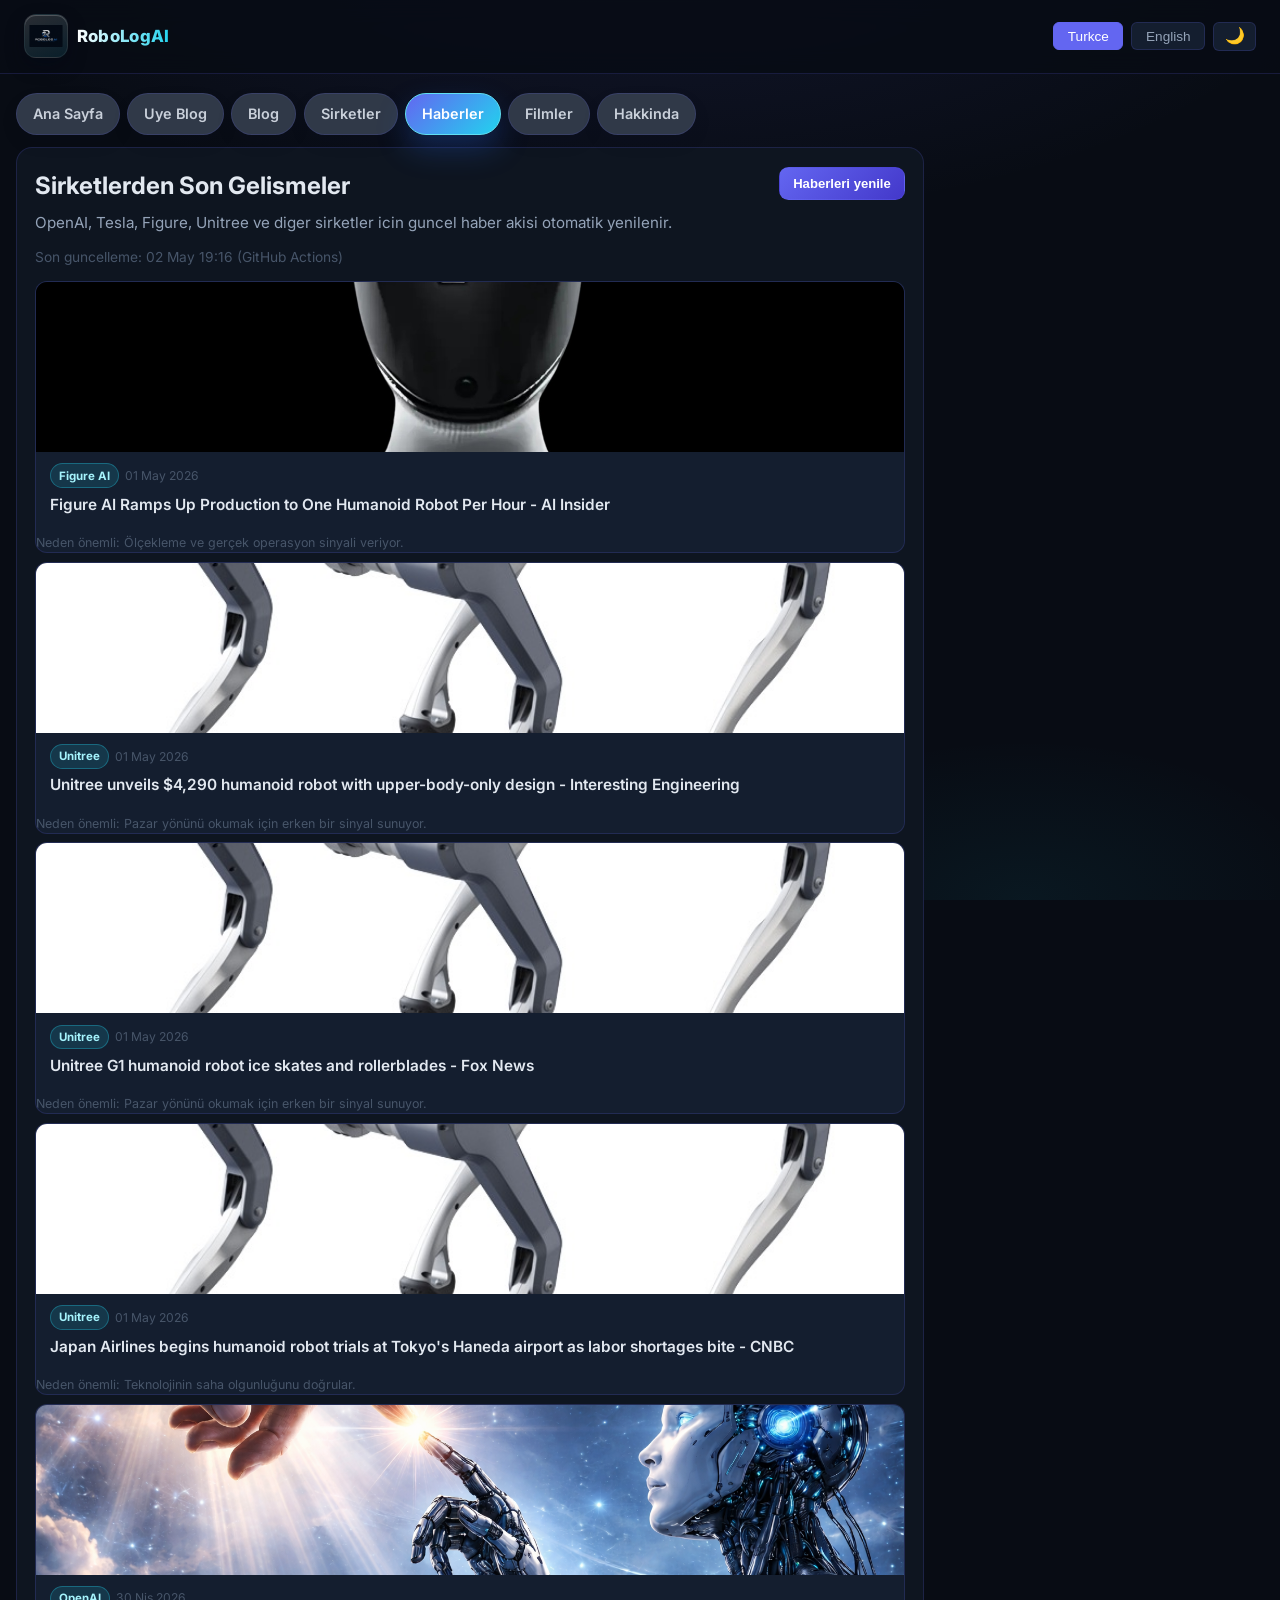
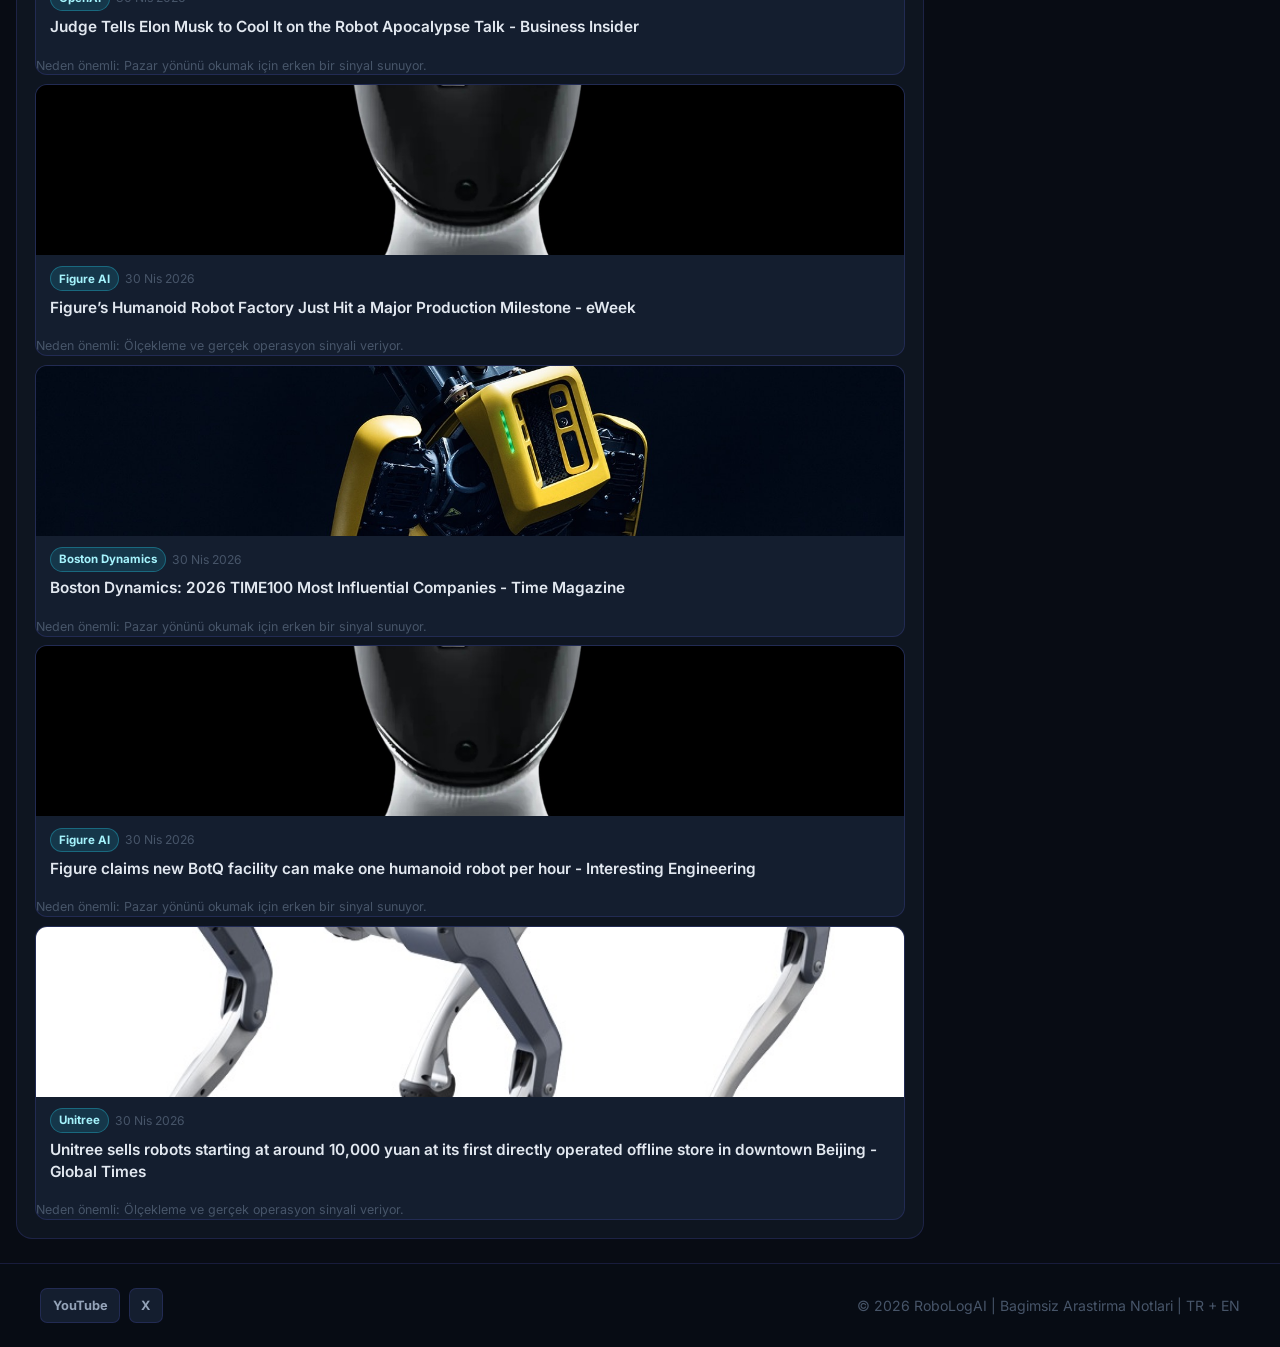
<file: news.html>
<!DOCTYPE html>
<html lang="tr">
<head>
  <meta charset="UTF-8" />
  <meta name="viewport" content="width=device-width, initial-scale=1.0" />
  <title>RoboLogAI | Haberler</title>
  <meta name="description" content="Humanoid robot ve yapay zeka sirketlerinden son gelismeler." />
  <link rel="stylesheet" href="style.css" />
</head>
<body>
  <header class="topbar">
    <a class="logo" href="index.html" aria-label="RoboLogAI ana sayfa">
      <img class="logo-mark" src="images/logos/site-logo.png" alt="RoboLogAI logosu" loading="eager" />
      <span class="logo-text">RoboLogAI</span>
    </a>
    <nav>
      <button class="lang-btn active" data-lang="tr">Turkce</button>
      <button class="lang-btn" data-lang="en">English</button>
      <button class="theme-btn" id="theme-toggle" aria-label="Tema degistir">🌙</button>
    </nav>
  </header>

  <main class="container" style="padding-top: 1rem;">
    <section class="mini-page-tabs" aria-label="Sayfa sekmeleri">
      <a class="mini-tab" href="index.html">
        <span data-lang="tr">Ana Sayfa</span>
        <span data-lang="en" class="hidden">Home</span>
      </a>
      <a class="mini-tab" href="member-blog.html">
        <span data-lang="tr">Uye Blog</span>
        <span data-lang="en" class="hidden">Member Blog</span>
      </a>
      <a class="mini-tab" href="blog.html">
        <span data-lang="tr">Blog</span>
        <span data-lang="en" class="hidden">Blog</span>
      </a>
      <a class="mini-tab" href="companies.html">
        <span data-lang="tr">Sirketler</span>
        <span data-lang="en" class="hidden">Companies</span>
      </a>
      <a class="mini-tab active" href="news.html">
        <span data-lang="tr">Haberler</span>
        <span data-lang="en" class="hidden">News</span>
      </a>
      <a class="mini-tab" href="films.html">
        <span data-lang="tr">Filmler</span>
        <span data-lang="en" class="hidden">Films</span>
      </a>
      <a class="mini-tab" href="about.html">
        <span data-lang="tr">Hakkinda</span>
        <span data-lang="en" class="hidden">About</span>
      </a>
    </section>

    <section id="live-news">
      <div class="live-news-head">
        <div>
          <h1 data-lang="tr">Sirketlerden Son Gelismeler</h1>
          <h1 data-lang="en" class="hidden">Latest Company Developments</h1>
          <p data-lang="tr">OpenAI, Tesla, Figure, Unitree ve diger sirketler icin guncel haber akisi otomatik yenilenir.</p>
          <p data-lang="en" class="hidden">Automated updates for OpenAI, Tesla, Figure, Unitree, and other major companies.</p>
        </div>
        <button id="refresh-news" class="refresh-news-btn" type="button">
          <span data-lang="tr">Haberleri yenile</span>
          <span data-lang="en" class="hidden">Refresh news</span>
        </button>
      </div>

      <p id="news-status" class="news-status" data-lang="tr">Haberler yukleniyor...</p>
      <p id="news-status-en" class="news-status hidden" data-lang="en">Loading latest news...</p>

      <ul id="live-news-list" class="live-news-list"></ul>
    </section>
  </main>

  <footer>
    <div class="footer-inner">
      <div class="footer-social">
        <a class="footer-social-link" href="https://youtube.com/@robologai" target="_blank" rel="noopener noreferrer" aria-label="RoboLogAI YouTube">YouTube</a>
        <a class="footer-social-link" href="https://x.com/robologai" target="_blank" rel="noopener noreferrer" aria-label="RoboLogAI X">X</a>
      </div>
      <p>© 2026 RoboLogAI | Bagimsiz Arastirma Notlari | TR + EN</p>
    </div>
  </footer>

  <script>
    window.ROBOLOGAI_AI_ENDPOINT = "";
  </script>
  <script src="script.js?v=20260405e"></script>
</body>
</html>
</file>
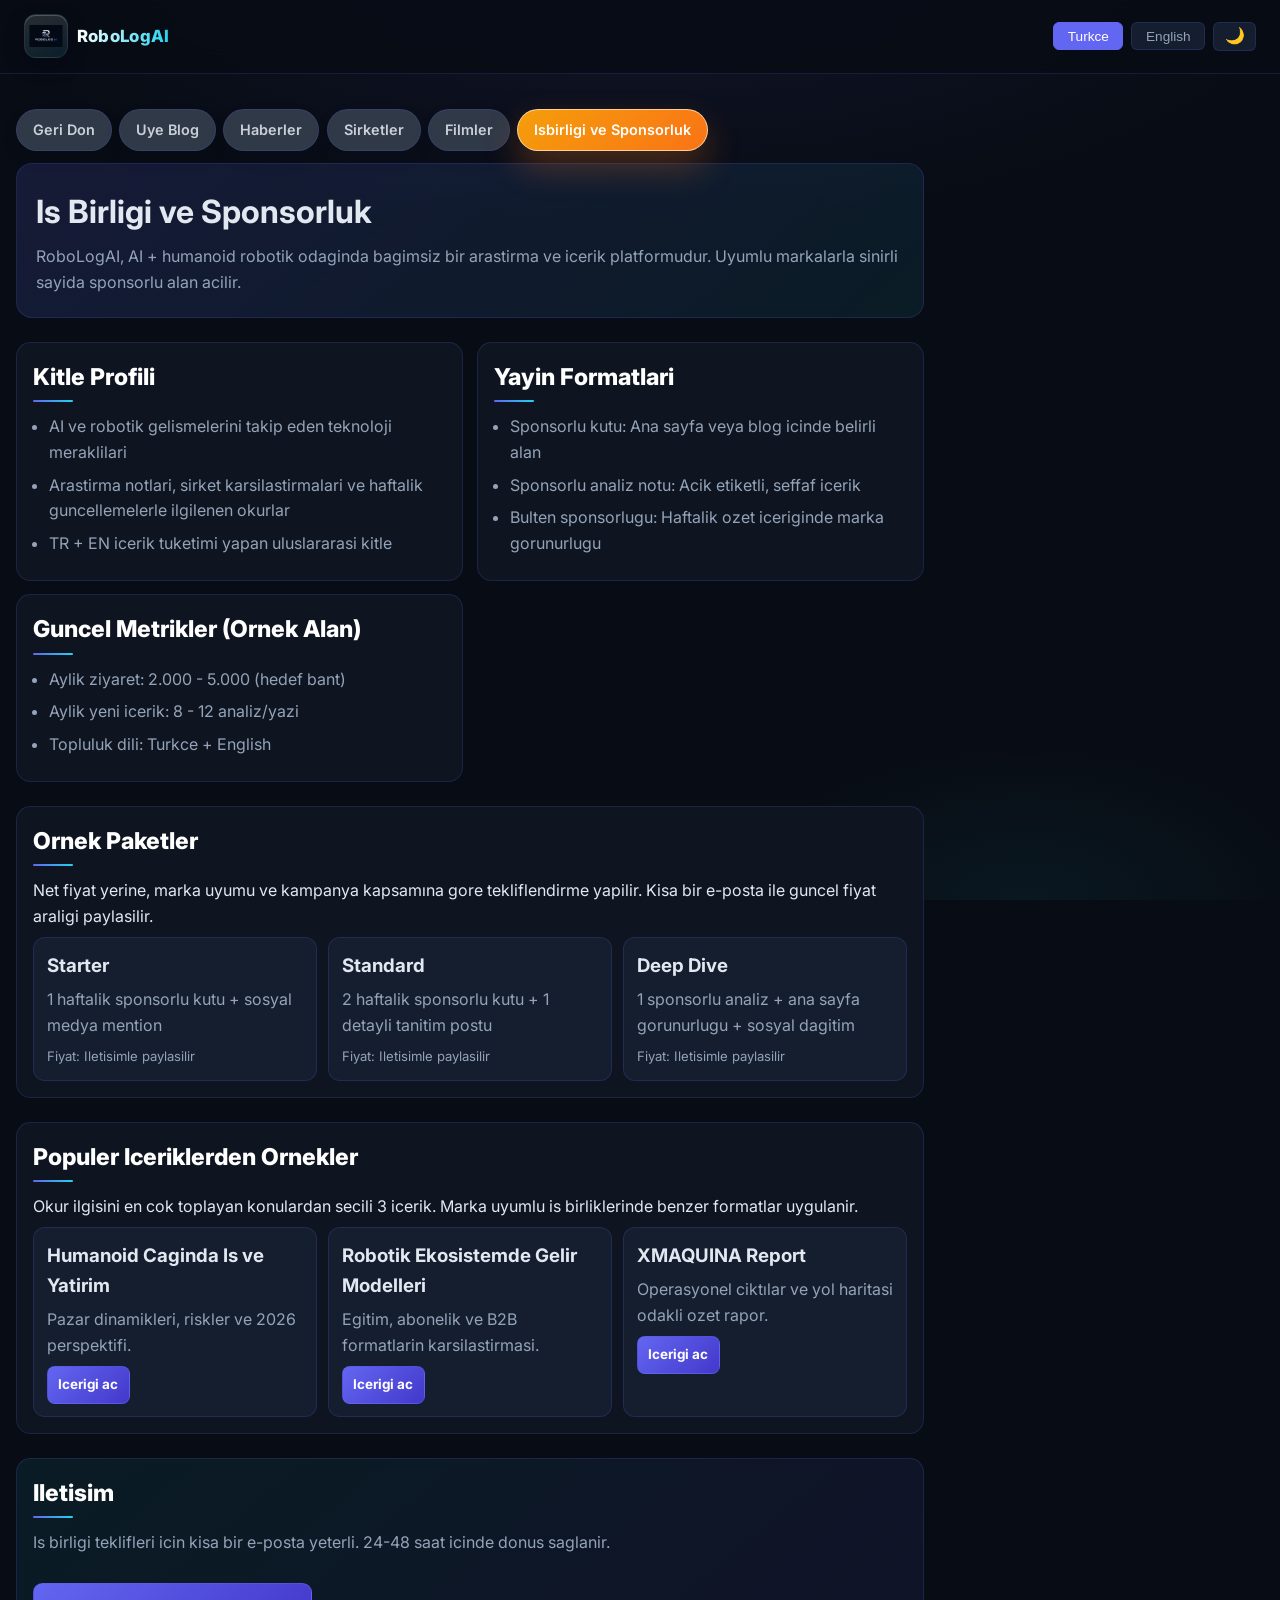
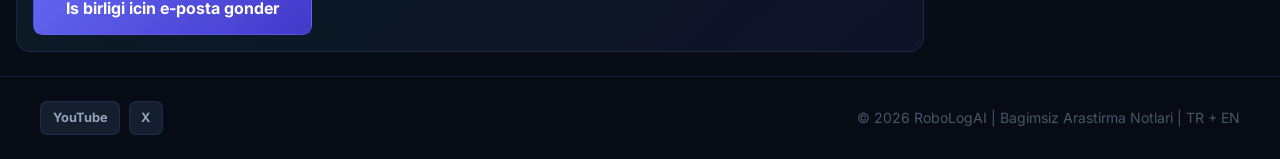
<file: sponsor.html>
<!DOCTYPE html>
<html lang="tr">
<head>
  <meta charset="UTF-8" />
  <meta name="viewport" content="width=device-width, initial-scale=1.0" />
  <title>Is Birligi ve Sponsorluk - RoboLogAI</title>
  <meta name="description" content="RoboLogAI is birligi ve sponsorluk bilgileri: kitle profili, formatlar ve iletisim." />
  <link rel="canonical" href="https://robologai.com/sponsor.html" />
  <meta property="og:url" content="https://robologai.com/sponsor.html" />
  <link rel="stylesheet" href="style.css" />
</head>
<body>
  <header class="topbar">
    <a class="logo" href="index.html" aria-label="RoboLogAI ana sayfa">
      <img class="logo-mark" src="images/logos/site-logo.png" alt="RoboLogAI logosu" loading="eager" fetchpriority="high" />
      <span class="logo-text">RoboLogAI</span>
    </a>
    <nav>
      <button class="lang-btn active" data-lang="tr">Turkce</button>
      <button class="lang-btn" data-lang="en">English</button>
      <button class="theme-btn" id="theme-toggle" aria-label="Tema degistir">🌙</button>
    </nav>
  </header>

  <main class="container">
    <section class="mini-page-tabs" aria-label="Sayfa sekmeleri">
      <a class="mini-tab" href="index.html">
        <span data-lang="tr">Geri Don</span>
        <span data-lang="en" class="hidden">Back</span>
      </a>
      <a class="mini-tab" href="member-blog.html">
        <span data-lang="tr">Uye Blog</span>
        <span data-lang="en" class="hidden">Member Blog</span>
      </a>
      <a class="mini-tab" href="news.html">
        <span data-lang="tr">Haberler</span>
        <span data-lang="en" class="hidden">News</span>
      </a>
      <a class="mini-tab" href="companies.html">
        <span data-lang="tr">Sirketler</span>
        <span data-lang="en" class="hidden">Companies</span>
      </a>
      <a class="mini-tab" href="films.html">
        <span data-lang="tr">Filmler</span>
        <span data-lang="en" class="hidden">Films</span>
      </a>
      <a class="mini-tab sponsor-tab active" href="sponsor.html">
        <span data-lang="tr">Isbirligi ve Sponsorluk</span>
        <span data-lang="en" class="hidden">Collaboration and Sponsorship</span>
      </a>
    </section>

    <section id="sponsor-hero">
      <h1 data-lang="tr">Is Birligi ve Sponsorluk</h1>
      <h1 data-lang="en" class="hidden">Partnership and Sponsorship</h1>
      <p data-lang="tr">RoboLogAI, AI + humanoid robotik odaginda bagimsiz bir arastirma ve icerik platformudur. Uyumlu markalarla sinirli sayida sponsorlu alan acilir.</p>
      <p data-lang="en" class="hidden">RoboLogAI is an independent research and content platform focused on AI + humanoid robotics. Limited sponsorship slots are available for aligned brands.</p>
    </section>

    <section id="sponsor-metrics" class="sponsor-grid">
      <article class="sponsor-card">
        <h2 data-lang="tr">Kitle Profili</h2>
        <h2 data-lang="en" class="hidden">Audience Profile</h2>
        <ul>
          <li data-lang="tr">AI ve robotik gelismelerini takip eden teknoloji meraklilari</li>
          <li data-lang="en" class="hidden">Tech enthusiasts following AI and robotics developments</li>
          <li data-lang="tr">Arastirma notlari, sirket karsilastirmalari ve haftalik guncellemelerle ilgilenen okurlar</li>
          <li data-lang="en" class="hidden">Readers interested in research notes, company comparisons, and weekly updates</li>
          <li data-lang="tr">TR + EN icerik tuketimi yapan uluslararasi kitle</li>
          <li data-lang="en" class="hidden">International audience consuming TR + EN content</li>
        </ul>
      </article>

      <article class="sponsor-card">
        <h2 data-lang="tr">Yayin Formatlari</h2>
        <h2 data-lang="en" class="hidden">Publishing Formats</h2>
        <ul>
          <li data-lang="tr">Sponsorlu kutu: Ana sayfa veya blog icinde belirli alan</li>
          <li data-lang="en" class="hidden">Sponsored box: Specific placement on homepage or blog</li>
          <li data-lang="tr">Sponsorlu analiz notu: Acik etiketli, seffaf icerik</li>
          <li data-lang="en" class="hidden">Sponsored analysis note: Clearly labeled and transparent content</li>
          <li data-lang="tr">Bulten sponsorlugu: Haftalik ozet iceriginde marka gorunurlugu</li>
          <li data-lang="en" class="hidden">Newsletter sponsorship: Brand visibility in weekly digest</li>
        </ul>
      </article>

      <article class="sponsor-card">
        <h2 data-lang="tr">Guncel Metrikler (Ornek Alan)</h2>
        <h2 data-lang="en" class="hidden">Current Metrics (Sample Block)</h2>
        <ul>
          <li data-lang="tr">Aylik ziyaret: 2.000 - 5.000 (hedef bant)</li>
          <li data-lang="en" class="hidden">Monthly visits: 2,000 - 5,000 (target band)</li>
          <li data-lang="tr">Aylik yeni icerik: 8 - 12 analiz/yazi</li>
          <li data-lang="en" class="hidden">Monthly new content: 8 - 12 analysis/articles</li>
          <li data-lang="tr">Topluluk dili: Turkce + English</li>
          <li data-lang="en" class="hidden">Audience language: Turkish + English</li>
        </ul>
      </article>
    </section>

    <section id="sponsor-packages" class="sponsor-packages">
      <h2 data-lang="tr">Ornek Paketler</h2>
      <h2 data-lang="en" class="hidden">Sample Packages</h2>
      <p data-lang="tr">Net fiyat yerine, marka uyumu ve kampanya kapsamına gore tekliflendirme yapilir. Kisa bir e-posta ile guncel fiyat araligi paylasilir.</p>
      <p data-lang="en" class="hidden">Instead of fixed public pricing, offers are tailored based on brand fit and campaign scope. Current pricing range is shared by email.</p>
      <div class="package-grid">
        <article class="package-card">
          <h3>Starter</h3>
          <p data-lang="tr">1 haftalik sponsorlu kutu + sosyal medya mention</p>
          <p data-lang="en" class="hidden">1-week sponsored box + social mention</p>
          <p class="package-note" data-lang="tr">Fiyat: Iletisimle paylasilir</p>
          <p class="package-note hidden" data-lang="en">Pricing: Shared on request</p>
        </article>
        <article class="package-card">
          <h3>Standard</h3>
          <p data-lang="tr">2 haftalik sponsorlu kutu + 1 detayli tanitim postu</p>
          <p data-lang="en" class="hidden">2-week sponsored box + 1 detailed promo post</p>
          <p class="package-note" data-lang="tr">Fiyat: Iletisimle paylasilir</p>
          <p class="package-note hidden" data-lang="en">Pricing: Shared on request</p>
        </article>
        <article class="package-card">
          <h3>Deep Dive</h3>
          <p data-lang="tr">1 sponsorlu analiz + ana sayfa gorunurlugu + sosyal dagitim</p>
          <p data-lang="en" class="hidden">1 sponsored analysis + homepage visibility + social distribution</p>
          <p class="package-note" data-lang="tr">Fiyat: Iletisimle paylasilir</p>
          <p class="package-note hidden" data-lang="en">Pricing: Shared on request</p>
        </article>
      </div>
    </section>

    <section id="sponsor-proof" class="sponsor-packages">
      <h2 data-lang="tr">Populer Iceriklerden Ornekler</h2>
      <h2 data-lang="en" class="hidden">Examples from Popular Content</h2>
      <p data-lang="tr">Okur ilgisini en cok toplayan konulardan secili 3 icerik. Marka uyumlu is birliklerinde benzer formatlar uygulanir.</p>
      <p data-lang="en" class="hidden">Three selected pieces from the most engaging topics. Similar formats are used for brand-aligned collaborations.</p>

      <div class="package-grid">
        <article class="package-card">
          <h3 data-lang="tr">Humanoid Caginda Is ve Yatirim</h3>
          <h3 data-lang="en" class="hidden">Business and Investment in the Humanoid Era</h3>
          <p data-lang="tr">Pazar dinamikleri, riskler ve 2026 perspektifi.</p>
          <p data-lang="en" class="hidden">Market dynamics, risks, and the 2026 perspective.</p>
          <a class="read-more" href="article-humanoid-2026.html" data-lang="tr">Icerigi ac</a>
          <a class="read-more hidden" href="article-humanoid-2026.html" data-lang="en">Open content</a>
        </article>

        <article class="package-card">
          <h3 data-lang="tr">Robotik Ekosistemde Gelir Modelleri</h3>
          <h3 data-lang="en" class="hidden">Revenue Models in Robotics Ecosystem</h3>
          <p data-lang="tr">Egitim, abonelik ve B2B formatlarin karsilastirmasi.</p>
          <p data-lang="en" class="hidden">Comparison of education, subscription, and B2B models.</p>
          <a class="read-more" href="article-ai-robotics-revenue.html" data-lang="tr">Icerigi ac</a>
          <a class="read-more hidden" href="article-ai-robotics-revenue.html" data-lang="en">Open content</a>
        </article>

        <article class="package-card">
          <h3>XMAQUINA Report</h3>
          <p data-lang="tr">Operasyonel ciktılar ve yol haritasi odakli ozet rapor.</p>
          <p data-lang="en" class="hidden">Summary report focused on operational outputs and roadmap.</p>
          <a class="read-more" href="article-xmaquina-profesyonel-rapor.html" data-lang="tr">Icerigi ac</a>
          <a class="read-more hidden" href="article-xmaquina-profesyonel-rapor.html" data-lang="en">Open content</a>
        </article>
      </div>
    </section>

    <section id="sponsor-contact" class="sponsor-contact">
      <h2 data-lang="tr">Iletisim</h2>
      <h2 data-lang="en" class="hidden">Contact</h2>
      <p data-lang="tr">Is birligi teklifleri icin kisa bir e-posta yeterli. 24-48 saat icinde donus saglanir.</p>
      <p data-lang="en" class="hidden">A short email is enough for collaboration requests. You will receive a reply within 24-48 hours.</p>
      <a class="btn" href="mailto:robologai@gmail.com?subject=RoboLogAI%20Isbirligi%20Talebi" data-lang="tr">Is birligi icin e-posta gonder</a>
      <a class="btn hidden" href="mailto:robologai@gmail.com?subject=RoboLogAI%20Sponsorship%20Inquiry" data-lang="en">Send sponsorship email</a>
    </section>
  </main>

  <footer>
    <div class="footer-inner">
      <div class="footer-social">
        <a class="footer-social-link" href="https://youtube.com/@robologai" target="_blank" rel="noopener noreferrer" aria-label="RoboLogAI YouTube">YouTube</a>
        <a class="footer-social-link" href="https://x.com/robologai" target="_blank" rel="noopener noreferrer" aria-label="RoboLogAI X">X</a>
      </div>
      <p>© 2026 RoboLogAI | Bagimsiz Arastirma Notlari | TR + EN</p>
    </div>
  </footer>

  <script src="script.js?v=20260405e"></script>
</body>
</html>
</file>
<file: style.css>
@import url('https://fonts.googleapis.com/css2?family=Inter:wght@400;500;600;700;800&display=swap');

/* ═══ RESET & BASE ═══ */
* { box-sizing: border-box; margin:0; padding:0; }

.hidden { display:none !important; }

:root{
  --bg:       #080c14;
  --surface:  #0e1520;
  --surface2: #141e2f;
  --border:   rgba(99,102,241,0.18);
  --border2:  rgba(255,255,255,0.07);
  --accent:   #6366f1;
  --accent2:  #22d3ee;
  --text:     #e2e8f0;
  --subtext:  #94a3b8;
  --muted:    #475569;
  --cglow:    rgba(99,102,241,0.08);
}

[data-theme="light"]{
  --bg:       #f4f6fb;
  --surface:  #ffffff;
  --surface2: #f0f2f8;
  --border:   rgba(99,102,241,0.2);
  --border2:  rgba(0,0,0,0.08);
  --accent:   #4f46e5;
  --accent2:  #0891b2;
  --text:     #0f172a;
  --subtext:  #475569;
  --muted:    #64748b;
  --cglow:    rgba(99,102,241,0.06);
}

[data-theme="light"] body{
  background-image:
    radial-gradient(ellipse 80% 50% at 50% -10%, rgba(99,102,241,0.07) 0%, transparent 70%),
    radial-gradient(ellipse 40% 30% at 80% 100%, rgba(8,145,178,0.04) 0%, transparent 60%);
}

[data-theme="light"] .topbar{
  background: rgba(244,246,251,0.92);
}

[data-theme="light"] .logo-text{
  background: linear-gradient(90deg,#1e1b4b 0%,var(--accent2) 100%);
  -webkit-background-clip:text; -webkit-text-fill-color:transparent; background-clip:text;
}

[data-theme="light"] #hero h1{
  background: linear-gradient(90deg,#1e1b4b 0%,var(--accent2) 100%);
  -webkit-background-clip:text; -webkit-text-fill-color:transparent; background-clip:text;
}

[data-theme="light"] h2{ color:#0f172a; }
[data-theme="light"] .link-card h4{ color:#0f172a; }
[data-theme="light"] .sidebar-stat{ background: linear-gradient(135deg,rgba(99,102,241,0.08),rgba(8,145,178,0.05)); }
[data-theme="light"] .left-sidebar{ box-shadow:0 4px 24px rgba(0,0,0,0.08); }
[data-theme="light"] footer{ background: rgba(244,246,251,0.8); color:var(--muted); }
[data-theme="light"] .ad-marquee{ background:var(--surface2); }
[data-theme="light"] .ad-item{ background:#e8edf5; }
[data-theme="light"] .company-robot-photo{ background:var(--surface2); }

body {
  font-family: 'Inter', system-ui, -apple-system, sans-serif;
  line-height: 1.6;
  color: var(--text);
  background: var(--bg);
  background-image:
    radial-gradient(ellipse 80% 50% at 50% -10%, rgba(99,102,241,0.12) 0%, transparent 70%),
    radial-gradient(ellipse 40% 30% at 80% 100%, rgba(34,211,238,0.06) 0%, transparent 60%);
  background-attachment: fixed;
}

/* ═══ TOPBAR ═══ */
.topbar {
  display:flex;
  align-items:center;
  gap:0.8rem;
  padding:0.9rem 1.5rem;
  background: rgba(8,12,20,0.85);
  backdrop-filter: blur(12px);
  -webkit-backdrop-filter: blur(12px);
  border-bottom: 1px solid var(--border);
  position: sticky; top: 0; z-index: 100;
}

.topbar-left{
  display:flex;
  align-items:center;
  gap:0.7rem;
  flex:1 1 auto;
  min-width:0;
}

.topbar nav{
  display:flex;
  align-items:center;
  justify-content:flex-end;
  margin-left:auto;
}
.logo {
  display:flex; align-items:center; gap:0.55rem;
  font-weight:800; font-size:1.05rem; text-decoration:none; letter-spacing:0.02em;
}

.logo-mark{
  width:44px; height:44px; object-fit:contain; flex:0 0 auto;
  border-radius:0.75rem;
  padding:0.28rem;
  background:linear-gradient(160deg,rgba(255,255,255,0.14),rgba(34,211,238,0.1));
  border:1px solid var(--border2);
  box-shadow:0 8px 18px rgba(2,6,23,0.35), inset 0 1px 0 rgba(255,255,255,0.2);
  transition:transform .18s,border-color .18s,box-shadow .18s;
}

.logo-text{
  font-weight:800;
  background: linear-gradient(90deg,#fff 0%,var(--accent2) 100%);
  -webkit-background-clip:text; -webkit-text-fill-color:transparent; background-clip:text;
}

.logo:hover .logo-mark{
  transform:translateY(-1px) scale(1.03);
  border-color:rgba(34,211,238,0.5);
  box-shadow:0 10px 24px rgba(2,6,23,0.42),0 0 14px rgba(34,211,238,0.22);
}

[data-theme="light"] .logo-mark{
  background:linear-gradient(160deg,rgba(255,255,255,0.95),rgba(224,242,254,0.95));
  border-color:rgba(15,23,42,0.12);
  box-shadow:0 6px 16px rgba(15,23,42,0.12), inset 0 1px 0 rgba(255,255,255,0.8);
}
.lang-btn {
  border:1px solid var(--border); background:var(--surface2); color:var(--subtext);
  margin-left:0.5rem; padding:0.35rem 0.85rem; border-radius:0.375rem; cursor:pointer;
  font-size:0.85rem; transition:all .18s;
}
.lang-btn:hover{ border-color:var(--accent); color:#fff; }
.lang-btn.active{ background:var(--accent); color:#fff; border-color:var(--accent); }

.social-link{
  display:inline-flex;
  align-items:center;
  justify-content:center;
  border:1px solid var(--border);
  background:var(--surface2);
  color:var(--subtext);
  margin-left:0.5rem;
  padding:0.35rem 0.7rem;
  border-radius:0.375rem;
  text-decoration:none;
  font-size:0.82rem;
  font-weight:700;
  transition:all .18s;
}


.top-search-link{
  appearance:none;
  display:inline-flex;
  align-items:center;
  justify-content:center;
  border:1px solid rgba(34,211,238,0.42);
  background:linear-gradient(135deg,rgba(99,102,241,0.28),rgba(34,211,238,0.2));
  color:#e0f2fe;
  margin-left:0.5rem;
  width:2.1rem;
  height:2.1rem;
  border-radius:0.375rem;
  text-decoration:none;
  font-size:1rem;
  font-weight:700;
  transition:all .18s;
}

.top-search-icon{
  line-height:1;
  transform:translateY(-1px);
}

.top-search-popover{
  position:sticky;
  top:3.95rem;
  z-index:95;
  margin:0 auto;
  max-width:1200px;
  padding:0.45rem 1rem 0;
  display:flex;
  gap:0.5rem;
  align-items:center;
}

.top-search-recent{
  display:flex;
  align-items:center;
  gap:0.4rem;
  flex-wrap:wrap;
}

.recent-label{
  color:var(--muted);
  font-size:0.76rem;
  font-weight:700;
}

.recent-chip{
  appearance:none;
  border:1px solid var(--border);
  background:var(--surface);
  color:var(--subtext);
  border-radius:999px;
  padding:0.2rem 0.55rem;
  font-size:0.75rem;
  cursor:pointer;
}

.recent-chip:hover{
  border-color:rgba(34,211,238,0.5);
  color:var(--text);
}

.recent-clear-btn{
  appearance:none;
  border:1px dashed var(--border);
  background:transparent;
  color:var(--muted);
  border-radius:999px;
  padding:0.2rem 0.55rem;
  font-size:0.74rem;
  cursor:pointer;
}

.recent-clear-btn:hover{
  border-color:rgba(248,113,113,0.5);
  color:#fda4af;
}

[data-theme="light"] .recent-clear-btn:hover{
  border-color:rgba(220,38,38,0.45);
  color:#991b1b;
}

#top-search-mini-input{
  flex:1;
  border:1px solid var(--border);
  background:var(--surface2);
  color:var(--text);
  border-radius:0.55rem;
  padding:0.52rem 0.68rem;
  font:inherit;
}

#top-search-mini-input:focus{
  outline:none;
  border-color:rgba(34,211,238,0.55);
  box-shadow:0 0 0 3px rgba(34,211,238,0.14);
}

#top-search-mini-go{
  margin-top:0;
  padding:0.52rem 0.9rem;
  border-radius:0.55rem;
  font-size:0.84rem;
}

.top-search-link:hover{
  transform:translateY(-1px);
  border-color:rgba(34,211,238,0.7);
  color:#ffffff;
}

.social-link:hover{
  border-color:var(--accent2);
  color:#fff;
  background:linear-gradient(135deg,rgba(99,102,241,0.45),rgba(34,211,238,0.35));
}

[data-theme="light"] .social-link{
  background:#ffffff;
}

[data-theme="light"] .top-search-link{
  background:linear-gradient(135deg,rgba(79,70,229,0.16),rgba(8,145,178,0.14));
  color:#155e75;
}

[data-theme="light"] .top-search-link:hover{
  color:#0f172a;
  border-color:rgba(79,70,229,0.45);
  background:linear-gradient(135deg,rgba(79,70,229,0.24),rgba(8,145,178,0.2));
}

[data-theme="light"] .top-search-popover{
  background:rgba(255,255,255,0.85);
  border-bottom:1px solid var(--border);
}

.theme-btn{
  border:1px solid var(--border);
  background:var(--surface2);
  color:var(--text);
  margin-left:0.5rem;
  padding:0.35rem 0.65rem;
  border-radius:0.375rem;
  cursor:pointer;
  font-size:1rem;
  line-height:1;
  transition:all .18s;
}
.theme-btn:hover{ border-color:var(--accent); transform:scale(1.1); }

/* ═══ LAYOUT ═══ */
.container{ max-width:940px; padding:2rem 1rem 0; }

.page-layout{
  display:grid; grid-template-columns:1fr; gap:0;
  max-width:1200px; margin:0 auto; padding:0 0.35rem 0 0.28rem; align-items:start;
}

#home-page-layout.page-layout{
  max-width:none;
  margin:0;
}

/* Homepage flow: show company ecosystem right under top tabs */
.page-layout > main.container{
  display:flex;
  flex-direction:column;
  max-width:none;
  width:100%;
  padding:1.2rem 0 0;
}

.page-layout > main.container > #home-news-hub{
  order:-2;
}

.page-layout > main.container > #hero{
  order:-1;
}

.page-layout > main.container > #company-links{
  order:-1;
}

/* ═══ LEFT SIDEBAR ═══ */
.left-sidebar{
  display:none;
  position:sticky; top:4.2rem;
  background:var(--surface); border:1px solid var(--border); border-radius:1rem;
  padding:1rem 0.8rem; margin-top:1.5rem;
  display:flex; flex-direction:column; gap:1.1rem;
  max-height:calc(100vh - 6rem); overflow-y:auto; scrollbar-width:none;
  box-shadow:0 0 30px rgba(99,102,241,0.08);
}
.left-sidebar::-webkit-scrollbar{ display:none; }

.drawer-dock{
  position:sticky;
  top:4rem;
  z-index:95;
  padding:0.22rem 0.35rem 0.2rem 0.28rem;
  margin-top:0.1rem;
  background:linear-gradient(180deg,rgba(8,15,28,0.86),rgba(8,15,28,0.5));
  border-bottom:1px solid var(--border);
}

.drawer-dock-inner{
  width:100%;
  margin:0;
  display:flex;
  flex-direction:column;
  align-items:flex-start;
}

.drawer-dock-row{
  width:100%;
  display:flex;
  align-items:flex-start;
  gap:0.55rem;
}

.left-drawer-toggle{
  position:relative;
  z-index:2;
  display:inline-flex;
  align-items:center;
  gap:0.32rem;
  border:1px solid rgba(34,211,238,0.28);
  background:linear-gradient(145deg,rgba(15,23,42,0.96),rgba(30,41,59,0.92));
  color:var(--text);
  border-radius:0.62rem;
  padding:0.34rem 0.5rem;
  font-size:0.74rem;
  font-weight:700;
  cursor:pointer;
  box-shadow:0 8px 18px rgba(2,6,23,0.3);
  transition:all .18s;
}

.left-drawer-toggle:hover{
  border-color:rgba(34,211,238,0.56);
  box-shadow:0 10px 20px rgba(8,145,178,0.22);
}

.left-drawer-icon{
  font-size:0.78rem;
  line-height:1;
}

.vertical-drawer{
  margin-top:0.45rem;
  width:min(218px, 100%);
  max-height:70vh;
  overflow:auto;
  background:linear-gradient(165deg,rgba(15,23,42,0.96),rgba(17,24,39,0.94));
  border:1px solid rgba(99,102,241,0.26);
  border-left:2px solid rgba(34,211,238,0.58);
  border-radius:0.78rem;
  box-shadow:0 14px 28px rgba(2,6,23,0.34);
  padding:0.42rem;
  transform:translateX(calc(-100% - 0.9rem));
  opacity:0;
  pointer-events:none;
  transition:transform .24s ease, opacity .2s ease;
}

.drawer-dock.left-drawer-open .vertical-drawer{
  transform:translateX(0);
  opacity:1;
  pointer-events:auto;
}

.drawer-mini-news{
  width:min(320px, calc(100% - 230px));
  max-height:calc(100vh - 160px);
  overflow-y:auto;
  overflow-x:hidden;
  margin-top:0.45rem;
  padding:0.52rem 0.58rem;
  background:linear-gradient(155deg,rgba(30,41,59,0.95),rgba(15,23,42,0.95));
  border:1px solid rgba(34,211,238,0.28);
  border-radius:0.78rem;
  box-shadow:0 14px 28px rgba(2,6,23,0.34);
  transform:translateX(-0.65rem);
  opacity:0;
  pointer-events:none;
  transition:transform .24s ease, opacity .2s ease;
}

.drawer-dock.left-drawer-open .drawer-mini-news{
  transform:translateX(0);
  opacity:1;
  pointer-events:auto;
}

.drawer-mini-title{
  font-size:0.72rem;
  font-weight:800;
  letter-spacing:0.08em;
  text-transform:uppercase;
  color:var(--accent2);
  margin-bottom:0.42rem;
}

.drawer-mini-news-list{
  list-style:none;
  display:flex;
  flex-direction:column;
  gap:0.35rem;
}

.drawer-mini-item{
  border:1px solid rgba(99,102,241,0.24);
  background:rgba(15,23,42,0.45);
  border-radius:0.52rem;
  padding:0.42rem 0.46rem;
  display:grid;
  grid-template-columns:40px 1fr;
  gap:0.42rem;
  align-items:flex-start;
}

.drawer-mini-thumb{
  width:40px;
  height:40px;
  border-radius:0.45rem;
  object-fit:cover;
  border:1px solid rgba(34,211,238,0.26);
  background:rgba(15,23,42,0.7);
}

.drawer-mini-body{
  min-width:0;
}

.drawer-mini-head{
  display:flex;
  justify-content:space-between;
  align-items:center;
  gap:0.4rem;
  margin-bottom:0.24rem;
}

.drawer-mini-source{
  font-size:0.68rem;
  font-weight:700;
  color:#a5f3fc;
}

.drawer-mini-time{
  font-size:0.65rem;
  color:var(--muted);
}

.drawer-mini-link{
  display:block;
  color:var(--text);
  text-decoration:none;
  font-size:0.72rem;
  line-height:1.3;
}

.drawer-mini-link:hover{
  color:#e0f2fe;
}

.vertical-drawer .sidebar-nav{
  display:flex;
  flex-direction:column;
  gap:0.2rem;
}

.vertical-drawer .sidebar-link{
  white-space:normal;
  padding:0.3rem 0.48rem;
  font-size:0.74rem;
  line-height:1.25;
  border:1px solid transparent;
  border-radius:0.48rem;
}

.vertical-drawer .sidebar-link:hover{
  background:linear-gradient(135deg,rgba(99,102,241,0.24),rgba(34,211,238,0.18));
  border-color:rgba(34,211,238,0.32);
  color:#f8fafc;
}

[data-theme="light"] .drawer-dock{
  background:linear-gradient(180deg,rgba(241,245,249,0.92),rgba(241,245,249,0.72));
}

[data-theme="light"] .left-drawer-toggle{
  background:linear-gradient(145deg,#ffffff,#eef4ff);
  border-color:rgba(8,145,178,0.3);
  color:#0f172a;
}

[data-theme="light"] .left-drawer-toggle:hover{
  border-color:rgba(8,145,178,0.52);
  box-shadow:0 10px 20px rgba(8,145,178,0.16);
}

[data-theme="light"] .vertical-drawer{
  background:linear-gradient(165deg,#ffffff,#f1f5ff);
  border-color:rgba(79,70,229,0.26);
  border-left-color:rgba(8,145,178,0.58);
  box-shadow:0 12px 24px rgba(15,23,42,0.14);
}

[data-theme="light"] .vertical-drawer .sidebar-link:hover{
  color:#0b1324;
  background:linear-gradient(135deg,rgba(79,70,229,0.14),rgba(8,145,178,0.14));
}

[data-theme="light"] .drawer-mini-news{
  background:linear-gradient(155deg,#ffffff,#edf4ff);
  border-color:rgba(8,145,178,0.26);
  box-shadow:0 12px 24px rgba(15,23,42,0.13);
}

[data-theme="light"] .drawer-mini-item{
  background:#f8fbff;
  border-color:rgba(79,70,229,0.2);
}

[data-theme="light"] .drawer-mini-source{
  color:#0369a1;
}

[data-theme="light"] .drawer-mini-link{
  color:#0f172a;
}

[data-theme="light"] .drawer-mini-link:hover{
  color:#1d4ed8;
}

.right-sidebar{
  display:none;
  position:sticky;
  top:4.2rem;
  margin-top:1.5rem;
}

.right-sidebar #ai-platform{
  padding:0.9rem;
}

.right-sidebar #ai-platform h2{
  font-size:1.1rem;
}

.right-sidebar .ai-form-row{
  grid-template-columns:1fr;
}

.right-sidebar .ai-form-row .btn{
  width:100%;
  text-align:center;
}
.sidebar-heading{
  font-size:0.65rem; font-weight:700; text-transform:uppercase;
  letter-spacing:0.12em; color:var(--muted); margin-bottom:0.3rem;
}
.sidebar-nav{ display:flex; flex-direction:column; gap:0.2rem; }
.sidebar-link{
  display:block; padding:0.4rem 0.65rem; border-radius:0.45rem;
  font-size:0.84rem; color:var(--subtext); text-decoration:none;
  white-space:nowrap; overflow:hidden; text-overflow:ellipsis; transition:all .15s;
}
.sidebar-link:hover{ background:rgba(99,102,241,0.12); color:#fff; }
.sidebar-emblems{ display:flex; flex-direction:column; gap:0.28rem; }
.emblem-item{
  display:flex; align-items:center; gap:0.5rem; padding:0.3rem 0.4rem;
  border-radius:0.45rem; text-decoration:none; color:var(--subtext);
  font-size:0.79rem; white-space:nowrap; transition:all .15s;
}
.emblem-item:hover{ background:rgba(99,102,241,0.12); color:#fff; }
.emblem-item img{
  width:30px; height:30px; object-fit:cover;
  border-radius:0.3rem; border:1px solid var(--border2); flex:0 0 auto;
}
.sidebar-stats{ display:flex; flex-direction:column; gap:0.5rem; }
.sidebar-stat{
  background:linear-gradient(135deg,rgba(99,102,241,0.15),rgba(34,211,238,0.06));
  border:1px solid var(--border); border-radius:0.65rem;
  padding:0.6rem 0.7rem; display:flex; flex-direction:column; gap:0.1rem;
}
.stat-num{ font-size:1.18rem; font-weight:800; color:var(--accent2); line-height:1.1; }
.stat-lbl{ font-size:0.7rem; color:var(--muted); line-height:1.3; }

/* ═══ HERO ═══ */
#hero{
  background:linear-gradient(135deg,rgba(99,102,241,0.14) 0%,rgba(34,211,238,0.06) 100%);
  border:1px solid var(--border); border-left:3px solid var(--accent);
  padding:1.6rem 1.4rem; border-radius:1rem; margin-bottom:1.5rem;
  position:relative; overflow:hidden;
}
#hero::before{
  content:''; position:absolute; inset:0;
  background:radial-gradient(ellipse 70% 60% at 90% 50%,rgba(34,211,238,0.07) 0%,transparent 70%);
  pointer-events:none;
}
#hero h1{
  font-size:clamp(1.35rem,2.4vw,2.2rem); font-weight:800;
  background:linear-gradient(90deg,#fff 0%,var(--accent2) 100%);
  -webkit-background-clip:text; -webkit-text-fill-color:transparent; background-clip:text;
}
#hero p{ margin-top:0.75rem; color:var(--subtext); }

/* ═══ CREATOR NOTE ═══ */
#creator-note{
  background:linear-gradient(145deg,rgba(34,211,238,0.08),rgba(99,102,241,0.08));
  border:1px solid var(--border);
  border-radius:1rem;
  padding:1.15rem 1.15rem 1rem;
}

#creator-note h2{ display:block; margin-bottom:0.55rem; }
#creator-note p{ color:var(--subtext); margin-bottom:0.55rem; }

.creator-grid{
  display:grid;
  grid-template-columns:0.95fr 1.05fr;
  gap:0.75rem;
}

.creator-card{
  border:1px solid var(--border);
  border-radius:0.8rem;
  background:var(--surface);
  padding:0.85rem 0.9rem;
}

.creator-card h3{
  color:var(--text);
  font-size:1rem;
  margin-bottom:0.5rem;
}

.creator-avatar{
  width:58px;
  height:58px;
  object-fit:contain;
  border-radius:0.8rem;
  border:1px solid var(--border);
  background:var(--surface2);
  padding:0.28rem;
  margin-bottom:0.6rem;
}

.policy-card ul{
  margin:0;
  padding-left:1rem;
}

.policy-card li{
  color:var(--subtext);
  margin-bottom:0.42rem;
  line-height:1.45;
}

[data-theme="light"] #creator-note{
  background:linear-gradient(145deg,rgba(8,145,178,0.08),rgba(79,70,229,0.07));
}

[data-theme="light"] .creator-card{
  background:#ffffff;
}

/* ═══ LIVE NEWS ═══ */
#market-columns{
  display:grid;
  grid-template-columns:minmax(0,1.7fr) minmax(0,1fr);
  gap:1rem;
  align-items:start;
}

#page-gateway{
  background:var(--surface);
  border:1px solid var(--border);
  border-radius:1rem;
  padding:1.1rem;
}

#page-gateway p{
  color:var(--subtext);
  margin:0.35rem 0 0.75rem;
}

#home-news-hub{
  background:var(--surface);
  border:1px solid var(--border);
  border-radius:1rem;
  padding:1.1rem;
  margin-bottom:1rem;
}

#drawer-dock + .page-layout > main.container > #home-news-hub{
  margin-top:0.55rem;
  position:relative;
}

#drawer-dock + .page-layout > main.container > #home-news-hub::before{
  content:'';
  position:absolute;
  top:-0.38rem;
  left:0.2rem;
  right:0.2rem;
  height:1px;
  background:linear-gradient(90deg,transparent,rgba(34,211,238,0.42),transparent);
}

[data-theme="light"] #drawer-dock + .page-layout > main.container > #home-news-hub::before{
  background:linear-gradient(90deg,transparent,rgba(8,145,178,0.35),transparent);
}

.home-news-head{
  display:flex;
  justify-content:space-between;
  align-items:flex-start;
  gap:0.8rem;
  margin-bottom:0.9rem;
}

.home-news-head p{
  color:var(--subtext);
  margin-top:0.35rem;
}

.home-news-source-badge{
  display:inline-flex;
  align-items:center;
  border:1px solid var(--border);
  border-radius:999px;
  padding:0.2rem 0.55rem;
  font-size:0.76rem;
  font-weight:700;
  margin-top:0.55rem;
  background:var(--surface2);
  color:var(--subtext);
}

.home-news-source-badge.loading{ border-color:rgba(59,130,246,0.4); color:#60a5fa; }
.home-news-source-badge.static{ border-color:rgba(16,185,129,0.45); color:#34d399; }
.home-news-source-badge.live{ border-color:rgba(34,211,238,0.45); color:#22d3ee; }
.home-news-source-badge.cached{ border-color:rgba(245,158,11,0.45); color:#fbbf24; }
.home-news-source-badge.local{ border-color:rgba(244,114,182,0.45); color:#f472b6; }

.home-news-grid{
  display:grid;
  grid-template-columns:minmax(0,1.2fr) minmax(0,1fr);
  gap:0.9rem;
}

.home-featured-news{
  border:1px solid var(--border);
  border-radius:0.9rem;
  overflow:hidden;
  background:var(--surface2);
}

.home-featured-cover{
  display:block;
  width:100%;
  height:260px;
  object-fit:cover;
}

.home-featured-body{
  padding:0.9rem;
}

.home-featured-news{
  transition:border-color .18s, box-shadow .18s, transform .18s;
}

.home-featured-news:hover{
  border-color:color-mix(in srgb, var(--accent2) 42%, var(--border) 58%);
  box-shadow:0 18px 38px rgba(37,99,235,0.12);
  transform:translateY(-2px);
}

.home-featured-title{
  display:block;
  margin-top:0.35rem;
  color:var(--text);
  text-decoration:none;
  font-size:1.05rem;
  font-weight:700;
  line-height:1.4;
}

.home-featured-title:hover,
.home-news-link:hover{
  color:var(--accent2);
}

.home-news-stream{
  list-style:none;
  margin:0;
  padding:0;
  display:grid;
  gap:0.65rem;
}

.home-news-item{
  display:grid;
  grid-template-columns:100px 1fr;
  gap:0.7rem;
  align-items:start;
  padding:0.6rem;
  border:1px solid var(--border);
  border-radius:0.8rem;
  background:var(--surface2);
  transition:border-color .18s, box-shadow .18s, transform .18s, background .18s;
}

.home-news-item:hover{
  border-color:color-mix(in srgb, var(--accent2) 38%, var(--border) 62%);
  background:color-mix(in srgb, var(--surface2) 88%, white 12%);
  box-shadow:0 14px 28px rgba(37,99,235,0.1);
  transform:translateY(-1px);
}

.home-news-thumb{
  width:100%;
  height:82px;
  object-fit:cover;
  border-radius:0.65rem;
}

.home-news-link{
  display:block;
  color:var(--text);
  text-decoration:none;
  font-size:0.93rem;
  font-weight:600;
  line-height:1.4;
}

.home-news-item .news-meta{
  margin-bottom:0.28rem;
  font-size:0.74rem;
  letter-spacing:0.03em;
}

.home-news-filters{
  display:flex;
  flex-wrap:wrap;
  gap:0.35rem;
  margin:0.2rem 0 0.9rem;
}

.news-importance{
  margin-top:0.34rem;
  font-size:0.78rem;
  color:var(--muted);
  line-height:1.35;
}

.insight-hub{
  display:grid;
  grid-template-columns:repeat(auto-fit,minmax(280px,1fr));
  gap:0.9rem;
  margin-bottom:1rem;
}

.dashboard-head{
  margin:0.2rem 0 0.75rem;
  padding:0.88rem 1rem;
  border:1px solid var(--border);
  border-radius:1rem;
  background:
    radial-gradient(110% 120% at 0% 0%, rgba(34,211,238,0.18), transparent 56%),
    radial-gradient(90% 110% at 100% 100%, rgba(99,102,241,0.18), transparent 54%),
    var(--surface);
}

.dashboard-kicker{
  display:inline-flex;
  border:1px solid rgba(34,211,238,0.34);
  background:rgba(8,47,73,0.42);
  color:#a5f3fc;
  border-radius:999px;
  padding:0.2rem 0.58rem;
  font-size:0.72rem;
  font-weight:800;
  letter-spacing:0.08em;
  text-transform:uppercase;
  margin-bottom:0.38rem;
}

.dashboard-head h3{
  margin:0;
  font-size:1.02rem;
  line-height:1.35;
}

.insight-card{
  position:relative;
  overflow:hidden;
  background:
    radial-gradient(130% 100% at 0% 0%, rgba(255,255,255,0.04), transparent 60%),
    var(--surface);
  border:1px solid color-mix(in srgb, var(--border) 80%, rgba(34,211,238,0.12) 20%);
  border-radius:1rem;
  padding:1rem;
  box-shadow:0 12px 28px rgba(2,6,23,0.22);
  animation:dashboardRise .45s ease both;
  transition:transform .2s ease, box-shadow .2s ease, border-color .2s ease;
}

.insight-card::before{
  content:'';
  position:absolute;
  left:0;
  right:0;
  top:0;
  height:3px;
  background:linear-gradient(90deg,var(--accent),var(--accent2));
  opacity:0.85;
}

.insight-card:hover{
  transform:translateY(-2px);
  border-color:color-mix(in srgb, var(--accent2) 36%, var(--border) 64%);
  box-shadow:0 16px 34px rgba(2,6,23,0.28);
}

.insight-card h3{
  margin-bottom:0.45rem;
}

.insight-card-summary::before{ background:linear-gradient(90deg,#22d3ee,#38bdf8); }
.insight-card-compare::before{ background:linear-gradient(90deg,#6366f1,#22d3ee); }
.insight-card-radar::before{ background:linear-gradient(90deg,#f59e0b,#fb7185); }
.insight-card-guide::before{ background:linear-gradient(90deg,#34d399,#22d3ee); }
.insight-card-digest::before{ background:linear-gradient(90deg,#60a5fa,#818cf8); }
.insight-card-follow::before{ background:linear-gradient(90deg,#a78bfa,#22d3ee); }

.insight-list{
  margin:0;
  padding-left:1rem;
  color:var(--subtext);
  display:grid;
  gap:0.35rem;
}

.insight-list.ordered{
  padding-left:1.2rem;
}

.table-wrap{
  overflow:auto;
}

.mini-compare-table{
  width:100%;
  border-collapse:collapse;
  font-size:0.82rem;
}

.mini-compare-table th,
.mini-compare-table td{
  border-bottom:1px solid var(--border);
  padding:0.45rem 0.35rem;
  text-align:left;
}

.mini-compare-table th{
  color:var(--muted);
  font-size:0.74rem;
  text-transform:uppercase;
  letter-spacing:0.05em;
}

.mini-compare-table tbody tr:nth-child(odd){
  background:color-mix(in srgb, var(--surface2) 72%, transparent 28%);
}

.mini-compare-table tbody tr:hover{
  background:color-mix(in srgb, var(--accent2) 9%, var(--surface2) 91%);
}

.momentum-meter{
  display:grid;
  gap:0.18rem;
  min-width:92px;
}

.momentum-label{
  font-size:0.7rem;
  font-weight:700;
  color:var(--subtext);
}

.momentum-trend{
  font-size:0.64rem;
  font-weight:700;
  letter-spacing:0.02em;
}

.momentum-trend-up{
  color:#34d399;
}

.momentum-trend-down{
  color:#fda4af;
}

.momentum-trend-flat{
  color:var(--muted);
}

[data-theme="light"] .momentum-trend-up{
  color:#047857;
}

[data-theme="light"] .momentum-trend-down{
  color:#be123c;
}

.momentum-bar{
  height:6px;
  border-radius:999px;
  background:color-mix(in srgb, var(--surface2) 76%, var(--border) 24%);
  overflow:hidden;
}

.momentum-fill{
  height:100%;
  border-radius:999px;
  background:linear-gradient(90deg,var(--accent),var(--accent2));
  transition:width .28s ease;
}

.momentum-spark{
  display:flex;
  gap:3px;
}

.momentum-dot{
  width:6px;
  height:6px;
  border-radius:999px;
  background:rgba(148,163,184,0.28);
}

.momentum-dot.active{
  background:linear-gradient(135deg,var(--accent),var(--accent2));
  box-shadow:0 0 8px rgba(34,211,238,0.26);
}

.newsletter-form{
  display:grid;
  grid-template-columns:1fr auto;
  gap:0.55rem;
  margin-top:0.4rem;
}

.newsletter-form input{
  border:1px solid var(--border);
  background:var(--surface2);
  color:var(--text);
  border-radius:0.6rem;
  padding:0.62rem 0.7rem;
  font:inherit;
}

.follow-company-chips{
  display:flex;
  flex-wrap:wrap;
  gap:0.4rem;
  margin-top:0.45rem;
}

.follow-company-chips label{
  display:inline-flex;
  align-items:center;
  gap:0.28rem;
  border:1px solid var(--border);
  border-radius:999px;
  padding:0.28rem 0.52rem;
  background:var(--surface2);
  font-size:0.8rem;
  color:var(--subtext);
  transition:all .16s;
}

.follow-company-chips input{
  accent-color:var(--accent2);
}

.follow-company-chips label:hover{
  border-color:color-mix(in srgb, var(--accent2) 40%, var(--border) 60%);
  color:var(--text);
}

[data-theme="light"] .dashboard-head{
  background:
    radial-gradient(110% 120% at 0% 0%, rgba(8,145,178,0.12), transparent 56%),
    radial-gradient(90% 110% at 100% 100%, rgba(79,70,229,0.12), transparent 54%),
    #ffffff;
}

[data-theme="light"] .dashboard-kicker{
  background:rgba(8,145,178,0.11);
  border-color:rgba(8,145,178,0.28);
  color:#0e7490;
}

[data-theme="light"] .insight-card{
  background:
    radial-gradient(130% 100% at 0% 0%, rgba(8,145,178,0.06), transparent 60%),
    #ffffff;
  box-shadow:0 10px 22px rgba(15,23,42,0.08);
}

[data-theme="light"] .insight-card:hover{
  box-shadow:0 14px 28px rgba(15,23,42,0.12);
}

@keyframes dashboardRise{
  from{ opacity:0; transform:translateY(8px); }
  to{ opacity:1; transform:translateY(0); }
}

#live-news{
  background:var(--surface);
  border:1px solid var(--border);
  border-radius:1rem;
  padding:1.15rem;
}

#company-news-column{
  background:var(--surface);
  border:1px solid var(--border);
  border-radius:1rem;
  padding:1.1rem;
}

/* ═══ MEMBER BLOG ═══ */
#member-blog-hero,
#member-blog-compose,
#member-blog-feed{
  background:var(--surface);
  border:1px solid var(--border);
  border-radius:1rem;
  padding:1.1rem;
  margin-bottom:1rem;
}

.member-blog-note{
  color:var(--muted);
  font-size:0.9rem;
}

.member-blog-mode{
  margin-top:0.35rem;
  display:inline-flex;
  align-items:center;
  gap:0.35rem;
  font-size:0.78rem;
  padding:0.2rem 0.5rem;
  border-radius:999px;
  border:1px solid var(--border);
  color:var(--subtext);
  background:var(--surface2);
}

.member-blog-mode.live{
  border-color:rgba(16,185,129,0.45);
  color:#34d399;
}

.member-blog-mode.guarded{
  box-shadow:0 0 0 2px rgba(34,197,94,0.12) inset;
}

.member-blog-mode.local{
  border-color:rgba(245,158,11,0.45);
  color:#fbbf24;
}

.member-post-form{
  display:grid;
  gap:0.65rem;
}

.member-form-grid{
  display:grid;
  grid-template-columns:1fr 1fr;
  gap:0.55rem;
}

.member-post-form input,
.member-post-form textarea,
.member-comment-form input{
  border:1px solid var(--border);
  background:var(--surface2);
  color:var(--text);
  border-radius:0.6rem;
  padding:0.62rem 0.7rem;
  font:inherit;
}

.member-post-form textarea{
  resize:vertical;
}

.member-captcha-row{
  display:grid;
  grid-template-columns:1fr 180px;
  gap:0.55rem;
  align-items:center;
}

.member-captcha-q,
.member-comment-captcha-q{
  font-size:0.83rem;
  color:var(--subtext);
  border:1px dashed var(--border);
  border-radius:0.55rem;
  padding:0.5rem 0.62rem;
  background:color-mix(in srgb, var(--surface2) 92%, black 8%);
}

.member-honeypot{
  position:absolute;
  left:-9999px;
  width:1px;
  height:1px;
  opacity:0;
  pointer-events:none;
}

.member-post-list{
  display:grid;
  gap:0.8rem;
}

.member-post-card{
  border:1px solid var(--border);
  background:var(--surface2);
  border-radius:0.8rem;
  padding:0.9rem;
  display:grid;
  gap:0.55rem;
}

.member-post-head{
  display:flex;
  justify-content:space-between;
  gap:0.6rem;
  font-size:0.88rem;
  color:var(--subtext);
}

.member-author-badge{
  display:inline-flex;
  align-items:center;
  margin-left:0.4rem;
  padding:0.12rem 0.44rem;
  border-radius:999px;
  font-size:0.68rem;
  font-weight:700;
  letter-spacing:0.03em;
  border:1px solid rgba(34,211,238,0.38);
  color:#a5f3fc;
  background:rgba(8,47,73,0.34);
}

[data-theme="light"] .member-author-badge{
  color:#0e7490;
  background:rgba(8,145,178,0.12);
  border-color:rgba(8,145,178,0.3);
}

.member-post-time{
  color:var(--muted);
}

.member-post-title{
  font-size:1.02rem;
}

.member-post-body{
  color:var(--text);
  line-height:1.55;
}

.member-comments-title{
  font-size:0.88rem;
  color:var(--subtext);
  text-transform:uppercase;
  letter-spacing:0.06em;
}

.member-comment-list{
  list-style:none;
  margin:0;
  padding:0;
  display:grid;
  gap:0.42rem;
}

.member-comment-item{
  border:1px solid var(--border);
  background:color-mix(in srgb, var(--surface2) 84%, black 16%);
  border-radius:0.6rem;
  padding:0.5rem 0.62rem;
}

.member-comment-meta{
  font-size:0.78rem;
  color:var(--muted);
  margin-bottom:0.22rem;
}

.member-comment-body{
  font-size:0.92rem;
}

.member-comment-form{
  display:grid;
  grid-template-columns:160px 1fr 90px auto;
  gap:0.45rem;
  margin-top:0.2rem;
}

.member-comment-status{
  grid-column:1 / -1;
  min-height:1rem;
  font-size:0.78rem;
  color:var(--muted);
}

.member-blog-empty{
  color:var(--muted);
  margin-bottom:0.55rem;
}

#company-news-column h2{
  margin-bottom:0.3rem;
}

#company-news-column p{
  color:var(--subtext);
  margin-bottom:0.75rem;
}

.company-news-list{
  display:grid;
  gap:0.55rem;
}

.mini-page-tabs{
  display:flex;
  flex-wrap:wrap;
  gap:0.45rem;
  margin:0.2rem 0 0.8rem;
}

.page-tabs-strip{
  max-width:1200px;
  margin:0.75rem auto 0;
  padding:0 1rem;
}

.mini-tab{
  border:1px solid var(--border);
  background:color-mix(in srgb, var(--surface2) 88%, white 12%);
  color:color-mix(in srgb, var(--text) 84%, var(--muted) 16%);
  border-radius:999px;
  padding:0.52rem 1rem;
  font-size:0.9rem;
  font-weight:600;
  text-decoration:none;
  box-shadow:0 8px 20px rgba(15,23,42,0.06);
  transition:border-color .18s, background .18s, color .18s, box-shadow .18s, transform .18s;
}

.mini-tab:hover{
  transform:translateY(-1px);
  border-color:var(--accent2);
  background:color-mix(in srgb, var(--surface2) 72%, white 28%);
  color:var(--text);
  box-shadow:0 12px 24px rgba(37,99,235,0.12);
}

.mini-tab.active{
  background:linear-gradient(135deg,var(--accent),var(--accent2));
  border-color:color-mix(in srgb, var(--accent2) 72%, white 28%);
  color:#fff;
  box-shadow:0 14px 30px rgba(37,99,235,0.28);
}

.mini-tab.active:hover{
  background:linear-gradient(135deg,color-mix(in srgb, var(--accent) 88%, white 12%),color-mix(in srgb, var(--accent2) 90%, white 10%));
  color:#fff;
}

.mini-tab.sponsor-tab{
  background:linear-gradient(135deg, rgba(245,158,11,0.18), rgba(249,115,22,0.18));
  border-color:rgba(249,115,22,0.28);
  color:color-mix(in srgb, var(--text) 80%, #b45309 20%);
  box-shadow:0 10px 24px rgba(249,115,22,0.12);
}

.mini-tab.sponsor-tab:hover{
  background:linear-gradient(135deg, rgba(245,158,11,0.28), rgba(249,115,22,0.24));
  border-color:rgba(249,115,22,0.42);
  color:var(--text);
  box-shadow:0 14px 28px rgba(249,115,22,0.16);
}

.mini-tab.sponsor-tab.active{
  background:linear-gradient(135deg, #f59e0b, #f97316);
  border-color:rgba(255,237,213,0.72);
  color:#fff;
  box-shadow:0 16px 34px rgba(249,115,22,0.28);
}

.mini-tab.sponsor-tab.active:hover{
  background:linear-gradient(135deg, #f7aa25, #fb8a33);
  color:#fff;
}

.company-news-item{
  display:flex;
  align-items:center;
  gap:0.65rem;
  text-decoration:none;
  color:var(--text);
  border:1px solid var(--border);
  border-radius:0.7rem;
  background:var(--surface2);
  padding:0.45rem 0.55rem;
  transition:border-color .18s, transform .18s;
}

.company-news-item img{
  width:48px;
  height:48px;
  object-fit:cover;
  border-radius:0.55rem;
  border:1px solid var(--border2);
}

.company-news-item span{
  font-weight:600;
  font-size:0.92rem;
}

.company-news-item:hover{
  border-color:var(--accent2);
  transform:translateY(-1px);
}

.live-news-head{
  display:flex;
  justify-content:space-between;
  align-items:flex-start;
  gap:0.85rem;
}

.live-news-head p{
  color:var(--subtext);
  margin-top:0.35rem;
  font-size:0.95rem;
}

.refresh-news-btn{
  border:1px solid var(--border);
  background:linear-gradient(135deg,var(--accent),#4338ca);
  color:#fff;
  border-radius:0.6rem;
  padding:0.5rem 0.8rem;
  font-size:0.82rem;
  font-weight:700;
  cursor:pointer;
  transition:opacity .18s,transform .18s;
}

.refresh-news-btn:hover{
  opacity:0.92;
  transform:translateY(-1px);
}

.news-status{
  margin-top:0.7rem;
  color:var(--muted);
  font-size:0.86rem;
}

.live-news-list{
  list-style:none;
  margin:0.8rem 0 0;
  padding:0;
  display:grid;
  grid-template-columns:1fr;
  gap:0.55rem;
}

.live-news-item{
  border:1px solid var(--border);
  background:var(--surface2);
  border-radius:0.75rem;
  padding:0;
  overflow:hidden;
}

.news-cover{
  width:100%;
  height:170px;
  object-fit:cover;
  display:block;
  background:var(--surface);
}

.news-meta,
.news-title{
  padding-left:0.85rem;
  padding-right:0.85rem;
}

.news-meta{
  display:flex;
  flex-wrap:wrap;
  align-items:center;
  gap:0.4rem;
  margin-top:0.7rem;
  margin-bottom:0.35rem;
}

.news-source{
  font-size:0.72rem;
  font-weight:700;
  padding:0.14rem 0.5rem;
  border-radius:999px;
  background:rgba(34,211,238,0.14);
  border:1px solid rgba(34,211,238,0.32);
  color:#a5f3fc;
}

.news-time{
  font-size:0.76rem;
  color:var(--muted);
}

.news-title{
  color:var(--text);
  text-decoration:none;
  font-size:0.96rem;
  font-weight:600;
  line-height:1.45;
  display:block;
  padding-bottom:0.85rem;
}

.news-title:hover{
  color:var(--accent2);
}

[data-theme="light"] .news-source{
  color:#0e7490;
  background:rgba(8,145,178,0.12);
  border-color:rgba(8,145,178,0.24);
}

/* ═══ AD STRIP ═══ */
#ad-strip{
  background:var(--surface); border-top:1px solid var(--border); border-bottom:1px solid var(--border);
  padding:0.85rem 0; overflow:hidden; margin-bottom:0; width:100%;
}
.ad-marquee{
  overflow-x:auto;
  overflow-y:hidden;
  border-radius:0.7rem;
  border:1px solid var(--border2);
  background:
    radial-gradient(120% 120% at 0% 0%, rgba(34,211,238,0.08), transparent 42%),
    linear-gradient(180deg, rgba(15,23,42,0.92), rgba(8,12,20,0.96));
  padding:0.4rem 0;
  cursor:grab;
  scrollbar-width:none;
  scroll-behavior:smooth;
  -webkit-overflow-scrolling:touch;
  touch-action:pan-x;
  box-shadow:inset 0 1px 0 rgba(255,255,255,0.04);
}
.ad-marquee::-webkit-scrollbar{ display:none; }
.ad-marquee.is-dragging{ cursor:grabbing; }
.ad-track{
  display:flex; gap:0.85rem; width:max-content;
  animation:adScroll 34s linear infinite;
  user-select:none;
}
.ad-marquee.is-dragging .ad-track{ animation-play-state:paused; }
.ad-item{
  position:relative; width:190px; height:120px; flex:0 0 auto;
  border-radius:0.7rem; overflow:hidden; border:1px solid var(--border);
  background:#0b1220;
  box-shadow:0 10px 20px rgba(2,6,23,0.24);
  transition:transform .24s ease, box-shadow .24s ease, border-color .24s ease;
}
.ad-item:hover{
  transform:translateY(-2px) scale(1.035);
  border-color:rgba(34,211,238,0.34);
  box-shadow:0 16px 28px rgba(2,6,23,0.34), 0 0 0 1px rgba(34,211,238,0.14);
}
.ad-item-link{
  position:relative;
  width:100%;
  height:100%;
  display:block;
  text-decoration:none;
  color:#fff;
}
.ad-robot{
  width:100%;
  height:100%;
  object-fit:cover;
  display:block;
  opacity:0.92;
  transform:scale(1.02);
  transition:transform .28s ease, opacity .28s ease, filter .28s ease;
}
.ad-item:hover .ad-robot{
  transform:scale(1.07);
  opacity:0.98;
  filter:saturate(1.08);
}
.ad-company-type{
  position:absolute;
  top:0.48rem;
  left:0.48rem;
  z-index:2;
  max-width:calc(100% - 0.96rem);
  padding:0.2rem 0.45rem;
  border-radius:999px;
  font-size:0.58rem;
  font-weight:800;
  letter-spacing:0.08em;
  text-transform:uppercase;
  color:#dbeafe;
  background:rgba(8,15,28,0.72);
  border:1px solid rgba(96,165,250,0.28);
  backdrop-filter:blur(10px);
  -webkit-backdrop-filter:blur(10px);
  box-shadow:0 5px 12px rgba(2,6,23,0.22);
}
.ad-company-name{
  position:absolute;
  left:0.46rem;
  right:auto;
  bottom:0.46rem;
  max-width:calc(100% - 0.92rem);
  padding:0.28rem 0.56rem;
  border-radius:999px;
  font-size:0.68rem;
  font-weight:800;
  letter-spacing:0.05em;
  line-height:1.15;
  color:#f8fafc;
  white-space:nowrap;
  overflow:hidden;
  text-overflow:ellipsis;
  text-transform:uppercase;
  background:linear-gradient(135deg,rgba(15,23,42,0.92),rgba(30,41,59,0.78));
  backdrop-filter:blur(10px);
  -webkit-backdrop-filter:blur(10px);
  border:1px solid rgba(34,211,238,0.34);
  box-shadow:0 6px 14px rgba(2,6,23,0.28);
  text-shadow:0 1px 2px rgba(2,6,23,0.45);
}
.ad-cta{
  position:absolute;
  right:0.5rem;
  bottom:0.5rem;
  z-index:2;
  display:inline-flex;
  align-items:center;
  gap:0.24rem;
  padding:0.26rem 0.52rem;
  border-radius:999px;
  font-size:0.62rem;
  font-weight:800;
  letter-spacing:0.05em;
  color:#ecfeff;
  background:linear-gradient(135deg,rgba(8,145,178,0.88),rgba(6,182,212,0.78));
  border:1px solid rgba(165,243,252,0.35);
  box-shadow:0 8px 18px rgba(8,145,178,0.22);
  opacity:0;
  transform:translateY(8px);
  transition:opacity .22s ease, transform .22s ease;
}
.ad-cta::after{
  content:'↗';
  font-size:0.66rem;
}
.ad-item:hover .ad-cta,
.ad-item-link:focus-visible .ad-cta{
  opacity:1;
  transform:translateY(0);
}
.ad-item-link::before{
  content:'';
  position:absolute;
  inset:0;
  background:linear-gradient(180deg,transparent 48%,rgba(2,6,23,0.55) 100%);
  pointer-events:none;
}
.ad-item-link::after{
  content:'';
  position:absolute;
  top:-20%;
  left:-80%;
  width:45%;
  height:140%;
  background:linear-gradient(90deg,transparent,rgba(255,255,255,0.18),transparent);
  transform:rotate(14deg);
  opacity:0;
  transition:left .42s ease, opacity .24s ease;
  pointer-events:none;
}
.ad-item:hover .ad-item-link::after{
  left:130%;
  opacity:1;
}
.ad-item-link:focus-visible{
  outline:2px solid var(--accent2);
  outline-offset:2px;
}
.ad-marquee:hover .ad-track{ animation-play-state:paused; }

[data-theme="light"] .ad-marquee{
  background:
    radial-gradient(120% 120% at 0% 0%, rgba(8,145,178,0.09), transparent 42%),
    linear-gradient(180deg, rgba(255,255,255,0.94), rgba(237,242,247,0.96));
}

[data-theme="light"] .ad-item{
  background:#ffffff;
  box-shadow:0 10px 20px rgba(15,23,42,0.08);
}

[data-theme="light"] .ad-company-name{
  color:#0f172a;
  background:linear-gradient(135deg,rgba(255,255,255,0.92),rgba(226,232,240,0.82));
  border-color:rgba(8,145,178,0.28);
  text-shadow:none;
}

[data-theme="light"] .ad-company-type{
  color:#155e75;
  background:rgba(255,255,255,0.82);
  border-color:rgba(8,145,178,0.22);
}

[data-theme="light"] .ad-cta{
  color:#ffffff;
  box-shadow:0 8px 18px rgba(8,145,178,0.16);
}
@keyframes adScroll{ 0%{transform:translateX(0);} 100%{transform:translateX(-50%);} }

/* ═══ SECTIONS ═══ */
section{ margin-bottom:1.5rem; }
h2{
  font-size:1.45rem; font-weight:800; color:#fff;
  margin-bottom:0.75rem; position:relative; display:inline-block;
}
h2::after{
  content:''; display:block; margin-top:4px; height:2px; width:40px;
  background:linear-gradient(90deg,var(--accent),var(--accent2)); border-radius:2px;
}
ul{ margin-left:1.2rem; margin-bottom:1rem; color:var(--subtext); }
.cards{ display:grid; grid-template-columns:repeat(auto-fit,minmax(210px,1fr)); gap:1rem; }
.card{
  background:var(--surface2); border:1px solid var(--border); border-radius:0.85rem;
  padding:1rem; box-shadow:0 8px 24px rgba(0,0,0,0.3); transition:transform .2s,box-shadow .2s;
}
.card:hover{ transform:translateY(-3px); box-shadow:0 12px 32px rgba(99,102,241,0.15); }

/* ═══ MEDIA ═══ */
#media-showcase{
  background:var(--surface); border:1px solid var(--border); border-radius:1rem; padding:1rem;
}
#media-showcase p{ margin-bottom:0.85rem; color:var(--subtext); }
.media-image img, .media-video video{
  width:100%; height:auto; border-radius:0.6rem;
  border:1px solid var(--border); background:var(--surface2);
}
.media-image figcaption{ margin-top:0.5rem; font-size:0.9rem; color:var(--muted); }
.media-note{ margin-top:0.5rem; font-size:0.9rem; color:var(--muted); }
.media-note.warning{ color:#fbbf24; font-weight:600; }
.media-fallback{
  margin-top:0.9rem; padding:0.7rem;
  border:1px solid var(--border); border-radius:0.6rem; background:var(--surface2);
}
.media-fallback img{
  width:100%; height:auto; border-radius:0.5rem;
  border:1px solid var(--border); margin-bottom:0.55rem;
}
.media-fallback p{ font-size:0.9rem; color:var(--muted); }

/* ═══ QUICK SEARCH ═══ */
#site-search{
  background:var(--surface);
  border:1px solid var(--border);
  border-radius:1rem;
  padding:0.85rem 0.9rem;
  max-width:620px;
  margin-left:auto;
  margin-bottom:1rem;
}

#site-search p{ color:var(--subtext); }

.search-row{
  margin-top:0;
  display:grid;
  grid-template-columns:1fr auto auto;
  gap:0.55rem;
}

#site-search-input{
  border:1px solid var(--border);
  background:var(--surface2);
  color:var(--text);
  border-radius:0.6rem;
  padding:0.68rem 0.75rem;
  font:inherit;
}

#site-search-input:focus{
  outline:none;
  border-color:rgba(34,211,238,0.55);
  box-shadow:0 0 0 3px rgba(34,211,238,0.16);
}

.search-status{
  margin-top:0.55rem;
  min-height:1.1rem;
  font-size:0.84rem;
  color:var(--muted);
}

.is-search-hidden{ display:none !important; }

#site-search.topbar-search{
  background:transparent;
  border:none;
  border-radius:0;
  padding:0;
  max-width:460px;
  margin:0;
  flex:1 1 420px;
}

#site-search.topbar-search .search-row{
  margin-top:0;
  grid-template-columns:minmax(170px, 240px) auto auto;
  gap:0.4rem;
}

#site-search.topbar-search #site-search-input{
  padding:0.48rem 0.6rem;
  border-radius:0.5rem;
}

#site-search.topbar-search .btn{
  margin-top:0;
  padding:0.48rem 0.62rem;
  border-radius:0.5rem;
  font-size:0.8rem;
}

#site-search.topbar-search .search-status{
  display:none;
}

/* ═══ AI PLATFORM ═══ */
#ai-platform{
  background:var(--surface);
  border:1px solid var(--border);
  border-radius:1rem;
  padding:1rem 1.1rem;
}

.ai-platform-head{
  display:flex;
  align-items:center;
  gap:0.55rem;
  flex-wrap:wrap;
}

.ai-platform-head h2{ margin-bottom:0; }

.ai-badge{
  font-size:0.72rem;
  font-weight:700;
  border-radius:999px;
  padding:0.16rem 0.5rem;
  border:1px solid rgba(34,211,238,0.35);
  background:rgba(34,211,238,0.12);
  color:#a5f3fc;
}

#ai-platform p{ color:var(--subtext); margin-top:0.5rem; }

.ai-form-row{
  margin-top:0.7rem;
  display:grid;
  grid-template-columns:1fr auto;
  gap:0.55rem;
}

#ai-question-input{
  border:1px solid var(--border);
  background:var(--surface2);
  color:var(--text);
  border-radius:0.6rem;
  padding:0.68rem 0.75rem;
  font:inherit;
}

#ai-question-input:focus{
  outline:none;
  border-color:rgba(34,211,238,0.55);
  box-shadow:0 0 0 3px rgba(34,211,238,0.16);
}

.ai-answer-box{
  margin-top:0.65rem;
  min-height:3.2rem;
  border:1px solid var(--border);
  background:var(--surface2);
  border-radius:0.7rem;
  padding:0.75rem;
  color:var(--text);
  line-height:1.5;
}

.ai-disclaimer{
  font-size:0.8rem;
  color:var(--muted);
}

[data-theme="light"] .ai-badge{
  color:#0e7490;
  background:rgba(8,145,178,0.12);
  border-color:rgba(8,145,178,0.28);
}

/* ═══ COMPANY LINKS ═══ */
#company-links{
  background:var(--surface); border:1px solid var(--border); border-radius:1rem; padding:1.2rem;
}
#company-links p{ margin-bottom:0.9rem; color:var(--subtext); }
#company-links > h2{ display:block; }
.company-group{ margin-top:1.2rem; }
.company-group h3{
  margin-bottom:0.7rem; font-weight:700; color:var(--subtext);
  text-transform:uppercase; letter-spacing:0.06em; font-size:0.82rem;
  padding-left:0.5rem; border-left:2px solid var(--accent);
}
.link-grid{ display:grid; grid-template-columns:repeat(6,minmax(0,1fr)); gap:0.85rem; }

#company-links .link-grid{
  gap:0.6rem;
}

#company-links .link-card{
  padding:0.8rem;
  display:flex;
  flex-direction:column;
}

#company-links .company-robot-photo{
  height:150px;
  margin-bottom:0.55rem;
  object-fit:contain;
}

#company-links .link-card h4{
  font-size:0.95rem;
  margin-bottom:0.4rem;
  line-height:1.25;
}

#company-links .link-card p{
  font-size:0.82rem;
  line-height:1.45;
  margin-bottom:0.65rem;
  min-height:4.1em;
}

#company-links .sub-links{
  grid-template-columns:repeat(2,minmax(0,1fr));
  gap:0.3rem;
  margin-top:0.5rem;
}

#company-links .sub-link{
  font-size:0.72rem;
  padding:0.35rem 0.3rem;
}

#company-links .link-btn{
  font-size:0.8rem;
  padding:0.55rem 0.6rem;
}

@media (max-width: 1100px){
  .link-grid{ grid-template-columns:repeat(3,minmax(0,1fr)); }
}
.link-card{
  border:1px solid var(--border); border-radius:0.75rem; padding:1rem;
  background:var(--surface2); position:relative; overflow:hidden;
  transition:border-color .18s,box-shadow .18s,transform .18s;
}
.link-card::before{
  content:''; position:absolute; inset:0; background:var(--cglow);
  opacity:0; transition:opacity .2s; pointer-events:none;
}
.link-card:hover{
  border-color:color-mix(in srgb, var(--accent2) 44%, var(--border) 56%);
  box-shadow:0 18px 34px rgba(37,99,235,0.12),0 8px 24px rgba(15,23,42,0.18);
  transform:translateY(-2px);
}
.link-card:hover::before{ opacity:1; }
.company-robot-photo{
  width:100%; height:220px; object-fit:contain; display:block;
  border:1px solid var(--border); border-radius:0.75rem;
  background:var(--bg); padding:0.25rem; margin-bottom:0.65rem;
}
.link-card h4{ font-size:1rem; font-weight:700; color:#fff; margin-bottom:0.5rem; }
.link-card p{ font-size:0.91rem; color:var(--subtext); margin-bottom:0.8rem; }

/* ═══ BADGES ═══ */
.badges{ margin-bottom:0.5rem; }
.badge{
  display:inline-block; padding:0.18rem 0.55rem; border-radius:999px;
  font-size:0.75rem; font-weight:700; letter-spacing:0.02em;
}
.badge.robot{ background:rgba(30,64,175,0.3); color:#93c5fd; border:1px solid rgba(59,130,246,0.3); }
.badge.ai{ background:rgba(5,150,105,0.2); color:#6ee7b7; border:1px solid rgba(16,185,129,0.3); }
.badge.both{ background:rgba(146,64,14,0.25); color:#fcd34d; border:1px solid rgba(245,158,11,0.3); }
.badge.media{ background:rgba(88,28,135,0.24); color:#e9d5ff; border:1px solid rgba(168,85,247,0.3); }

[data-theme="light"] .badge.robot{
  background:#dbeafe;
  color:#1e3a8a;
  border-color:#93c5fd;
}

[data-theme="light"] .badge.ai{
  background:#d1fae5;
  color:#065f46;
  border-color:#6ee7b7;
}

[data-theme="light"] .badge.both{
  background:#fef3c7;
  color:#92400e;
  border-color:#fcd34d;
}

[data-theme="light"] .badge.media{
  background:#f3e8ff;
  color:#6b21a8;
  border-color:#d8b4fe;
}

#films-hero h1{
  margin:0.15rem 0 0.55rem;
  font-size:clamp(1.45rem,2.6vw,2.3rem);
}

.films-note-card{
  background:linear-gradient(145deg,rgba(34,211,238,0.08),rgba(99,102,241,0.08));
}

.films-note-list{
  margin:0;
  padding-left:1.1rem;
}

.films-controls-card{
  background:linear-gradient(145deg,rgba(99,102,241,0.08),rgba(34,211,238,0.08));
}

.films-controls-head{
  display:flex;
  align-items:flex-end;
  justify-content:space-between;
  gap:1rem;
  margin-bottom:0.85rem;
}

.films-controls-head p{
  margin:0.2rem 0 0;
  color:var(--subtext);
}

.films-results-status{
  margin:0;
  color:var(--muted);
  font-size:0.82rem;
  font-weight:700;
}

.films-search-row{
  margin-bottom:0.85rem;
}

#films-era-filters{
  margin-top:0.6rem;
}

.films-search-row input{
  width:100%;
  border:1px solid var(--border);
  background:var(--surface2);
  color:var(--text);
  border-radius:0.7rem;
  padding:0.78rem 0.9rem;
  font:inherit;
  box-shadow:inset 0 1px 0 rgba(255,255,255,0.03);
}

.films-search-row input:focus{
  outline:none;
  border-color:rgba(34,211,238,0.5);
  box-shadow:0 0 0 3px rgba(34,211,238,0.12);
}

.films-grid{
  grid-template-columns:repeat(4,minmax(0,1fr));
}

.film-card{
  display:flex;
  flex-direction:column;
  min-height:100%;
}

.film-card.is-filtered-out{
  display:none !important;
}

.film-card h4{
  line-height:1.3;
}

.film-meta{
  display:flex;
  flex-wrap:wrap;
  gap:0.35rem;
  margin:-0.1rem 0 0.75rem;
}

.film-meta span{
  display:inline-flex;
  align-items:center;
  padding:0.18rem 0.48rem;
  border-radius:999px;
  border:1px solid var(--border);
  background:var(--surface);
  color:var(--muted);
  font-size:0.72rem;
  font-weight:700;
}

.films-links{
  grid-template-columns:repeat(2,minmax(0,1fr));
}

.film-rating{
  margin-top:auto;
  padding-top:0.85rem;
  display:flex;
  align-items:center;
  justify-content:space-between;
  gap:0.75rem;
}

.film-rating-label{
  color:var(--muted);
  font-size:0.78rem;
  font-weight:700;
}

.film-rating-stars{
  display:flex;
  gap:0.18rem;
}

.film-rating-star{
  border:none;
  background:transparent;
  color:rgba(148,163,184,0.6);
  font-size:1rem;
  line-height:1;
  cursor:pointer;
  padding:0.08rem;
  transition:transform .15s ease, color .15s ease;
}

.film-rating-star:hover{
  transform:translateY(-1px) scale(1.08);
}

.film-rating-star.active{
  color:#fbbf24;
}

[data-theme="light"] .film-rating-star{
  color:rgba(100,116,139,0.55);
}

[data-theme="light"] .film-rating-star.active{
  color:#f59e0b;
}

@media (max-width: 1100px){
  .films-grid{ grid-template-columns:repeat(2,minmax(0,1fr)); }
}

@media (max-width: 760px){
  .films-controls-head{ flex-direction:column; align-items:flex-start; }
  .films-grid{ grid-template-columns:1fr; }
}

/* ═══ BUTTONS ═══ */
.link-btn{
  display:inline-block; width:100%; text-align:center;
  padding:0.6rem 0.8rem; border-radius:0.5rem;
  background:linear-gradient(135deg,var(--accent),var(--accent2));
  color:#fff; text-decoration:none; font-weight:600; font-size:0.9rem;
  word-break:break-word; border:1px solid color-mix(in srgb, var(--accent2) 66%, white 34%);
  transition:transform .18s, box-shadow .18s, filter .18s;
}
.link-btn:hover{
  transform:translateY(-1px);
  filter:saturate(1.05);
  box-shadow:0 14px 28px rgba(37,99,235,0.26);
}
.sub-links{
  display:grid; grid-template-columns:repeat(3,minmax(0,1fr));
  gap:0.4rem; margin-top:0.65rem;
}
.sub-link{
  display:inline-block; text-align:center; padding:0.45rem 0.4rem;
  border-radius:0.4rem; border:1px solid var(--border);
  background:var(--surface); color:var(--subtext);
  text-decoration:none; font-size:0.8rem; font-weight:600; transition:all .15s;
}
.sub-link:hover{
  background:color-mix(in srgb, var(--accent2) 16%, var(--surface) 84%);
  border-color:color-mix(in srgb, var(--accent2) 44%, var(--border) 56%);
  color:var(--text);
}

[data-theme="light"] .lang-btn:hover{
  color:#0f172a;
  background:#e0e7ff;
}

[data-theme="light"] .sidebar-link:hover,
[data-theme="light"] .emblem-item:hover,
[data-theme="light"] .sub-link:hover{
  background:#e0e7ff;
  color:#1e293b;
  border-color:rgba(79,70,229,0.32);
}

[data-theme="light"] .social-link:hover{
  color:#0f172a;
  background:linear-gradient(135deg,rgba(79,70,229,0.18),rgba(8,145,178,0.14));
}

/* ═══ ABOUT ═══ */
#about{ background:var(--surface); border:1px solid var(--border); border-radius:1rem; padding:1.2rem; }
#about ul{ color:var(--subtext); }
#about li{ margin-bottom:0.25rem; }

/* ═══ LEAD HUB ═══ */
#lead-hub{
  display:grid;
  grid-template-columns:1.05fr 0.95fr;
  gap:1rem;
  background:linear-gradient(140deg,rgba(99,102,241,0.16),rgba(34,211,238,0.06));
  border:1px solid var(--border);
  border-radius:1rem;
  padding:1.25rem;
}

.lead-copy h2{ display:block; }
.lead-copy p{ color:var(--subtext); max-width:62ch; margin-top:0.3rem; }

.lead-badges{
  margin-top:0.85rem;
  display:flex;
  flex-wrap:wrap;
  gap:0.45rem;
}

.lead-pill{
  display:inline-flex;
  align-items:center;
  padding:0.28rem 0.62rem;
  font-size:0.76rem;
  font-weight:700;
  border-radius:999px;
  border:1px solid rgba(34,211,238,0.35);
  background:rgba(8,12,20,0.28);
  color:#c4f8ff;
}

.lead-actions{
  margin-top:1rem;
  display:flex;
  flex-wrap:wrap;
  gap:0.55rem;
}

.btn.btn-alt{
  background:linear-gradient(135deg,#0f766e,#0e7490);
  border-color:rgba(34,211,238,0.4);
}

.lead-form{
  background:var(--surface);
  border:1px solid var(--border);
  border-radius:0.9rem;
  padding:0.95rem;
  display:flex;
  flex-direction:column;
  gap:0.45rem;
}

.lead-form h3{
  font-size:1.05rem;
  margin-bottom:0.25rem;
  color:var(--text);
}

.lead-form label{
  font-size:0.82rem;
  font-weight:700;
  color:var(--subtext);
}

.lead-form input,
.lead-form textarea{
  width:100%;
  border:1px solid var(--border);
  background:var(--surface2);
  color:var(--text);
  border-radius:0.6rem;
  padding:0.62rem 0.72rem;
  font:inherit;
}

.lead-form input:focus,
.lead-form textarea:focus{
  outline:none;
  border-color:rgba(34,211,238,0.55);
  box-shadow:0 0 0 3px rgba(34,211,238,0.16);
}

.lead-form .btn{
  margin-top:0.6rem;
  width:100%;
  text-align:center;
}

.form-status{
  min-height:1.15rem;
  font-size:0.82rem;
  color:var(--muted);
}

[data-theme="light"] .lead-form{
  background:#ffffff;
}

[data-theme="light"] .lead-pill{
  background:rgba(255,255,255,0.9);
  color:#0c4a6e;
  border-color:rgba(8,145,178,0.32);
}

/* ═══ CTA ═══ */
#cta{
  background:linear-gradient(135deg,rgba(99,102,241,0.15) 0%,rgba(34,211,238,0.08) 100%);
  border:1px solid var(--border); border-radius:1rem;
  padding:1.8rem 1.4rem; text-align:center; position:relative; overflow:hidden;
}
#cta::before{
  content:''; position:absolute; inset:0;
  background:radial-gradient(ellipse 60% 60% at 50% 50%,rgba(99,102,241,0.1) 0%,transparent 70%);
  pointer-events:none;
}
#cta h2{ display:block; text-align:center; }
#cta h2::after{ margin:6px auto 0; }
#cta p{ color:var(--subtext); margin-bottom:0.5rem; }
.btn{
  display:inline-block; margin-top:1rem; padding:0.75rem 2rem; border-radius:0.6rem;
  background:linear-gradient(135deg,var(--accent),#4338ca);
  color:#fff; text-decoration:none; font-weight:700; font-size:1rem;
  border:1px solid rgba(99,102,241,0.5); transition:box-shadow .2s,transform .2s;
}
.btn:hover{ box-shadow:0 0 30px rgba(99,102,241,0.45); transform:translateY(-2px); }

/* ═══ BLOG PAGE ═══ */
#blog-hero{
  background:linear-gradient(135deg,rgba(99,102,241,0.14) 0%,rgba(34,211,238,0.06) 100%);
  border:1px solid var(--border);
  border-left:3px solid var(--accent2);
  border-radius:1rem;
  padding:1.4rem 1.2rem;
  margin-bottom:1.25rem;
}
#blog-hero h1{
  font-size:clamp(1.35rem,2.4vw,2rem);
  font-weight:800;
  margin-bottom:0.45rem;
  color:var(--text);
}
#blog-hero p{ color:var(--subtext); }

#posts{ display:flex; flex-direction:column; gap:0.95rem; }
.posts-top p{ color:var(--muted); font-size:0.92rem; }
.posts-top-secondary{ margin-top:0.35rem; }

.post-filters{
  display:flex;
  flex-wrap:wrap;
  gap:0.45rem;
  margin-top:-0.2rem;
}

.post-filter{
  border:1px solid rgba(99,102,241,0.28);
  background:rgba(15,23,42,0.48);
  color:var(--subtext);
  border-radius:999px;
  padding:0.42rem 0.82rem;
  font-size:0.81rem;
  font-weight:700;
  cursor:pointer;
  transition:all .18s ease;
  box-shadow:0 4px 8px rgba(2,6,23,0.2);
}

.post-filter:hover{
  border-color:rgba(34,211,238,0.52);
  color:#e0f2fe;
  background:rgba(8,47,73,0.48);
  box-shadow:0 6px 14px rgba(34,211,238,0.12);
  transform:translateY(-1px);
}

.post-filter.active{
  background:linear-gradient(135deg,#0891b2,#06b6d4);
  color:#fff;
  border-color:rgba(34,211,238,0.8);
  box-shadow:0 8px 16px rgba(34,211,238,0.24);
}

.posts-grid{
  display:grid;
  grid-template-columns:repeat(2,minmax(0,1fr));
  gap:0.85rem;
}

.post{
  background:var(--surface);
  border:1px solid var(--border);
  border-radius:0.9rem;
  padding:1rem;
  display:flex;
  flex-direction:column;
  gap:0.55rem;
  min-height:220px;
}

.post.is-filtered-out{ display:none !important; }

.post-featured{
  background:linear-gradient(145deg,rgba(99,102,241,0.1),rgba(34,211,238,0.04));
  border-color:rgba(99,102,241,0.45);
  box-shadow:0 12px 28px rgba(0,0,0,0.25);
}

.post h3{
  font-size:1.08rem;
  line-height:1.35;
  color:var(--text);
}
.post p{ color:var(--subtext); font-size:0.93rem; }

.post-meta{ display:flex; align-items:center; gap:0.45rem; }
.post-chip{
  display:inline-flex;
  align-items:center;
  padding:0.16rem 0.55rem;
  border-radius:999px;
  font-size:0.74rem;
  font-weight:700;
  border:1px solid rgba(34,211,238,0.3);
  background:rgba(34,211,238,0.14);
  color:#a5f3fc;
}

[data-theme="light"] .post-chip{
  border-color:rgba(8,145,178,0.28);
  background:rgba(8,145,178,0.12);
  color:#155e75;
}
.post-date{ color:var(--muted); font-size:0.78rem; }

.post-actions{ margin-top:auto; display:flex; flex-wrap:wrap; gap:0.5rem; }
.read-more{
  display:inline-flex;
  align-items:center;
  justify-content:center;
  text-decoration:none;
  font-size:0.84rem;
  font-weight:700;
  color:#fff;
  background:linear-gradient(135deg,var(--accent),#4338ca);
  border:1px solid rgba(99,102,241,0.42);
  border-radius:0.5rem;
  padding:0.45rem 0.65rem;
  transition:opacity .16s,box-shadow .16s;
}
.read-more:hover{ opacity:0.92; box-shadow:0 0 18px rgba(99,102,241,0.25); }
.read-more.alt{
  background:linear-gradient(135deg,#0f766e,#0e7490);
  border-color:rgba(34,211,238,0.45);
}

#cta-blog{
  background:var(--surface);
  border:1px solid var(--border);
  border-radius:1rem;
  padding:1.2rem;
  text-align:center;
}
#cta-blog p{ color:var(--subtext); }

/* ═══ SPONSOR PAGE ═══ */
#sponsor-hero{
  background:linear-gradient(140deg,rgba(99,102,241,0.16),rgba(34,211,238,0.08));
  border:1px solid var(--border);
  border-radius:1rem;
  padding:1.35rem 1.2rem;
}

#sponsor-hero h1{
  font-size:clamp(1.35rem,2.6vw,2rem);
  margin-bottom:0.45rem;
}

#sponsor-hero p{ color:var(--subtext); }

.sponsor-grid{
  display:grid;
  grid-template-columns:repeat(2,minmax(0,1fr));
  gap:0.85rem;
}

.sponsor-card{
  background:var(--surface);
  border:1px solid var(--border);
  border-radius:0.9rem;
  padding:1rem;
}

.sponsor-card h2{ display:block; }
.sponsor-card ul{ margin:0; padding-left:1rem; }
.sponsor-card li{ color:var(--subtext); margin-bottom:0.45rem; }

.sponsor-packages{
  background:var(--surface);
  border:1px solid var(--border);
  border-radius:0.9rem;
  padding:1rem;
}

.sponsor-packages h2{ display:block; }

.package-grid{
  margin-top:0.5rem;
  display:grid;
  grid-template-columns:repeat(3,minmax(0,1fr));
  gap:0.7rem;
}

.package-card{
  background:var(--surface2);
  border:1px solid var(--border);
  border-radius:0.75rem;
  padding:0.8rem;
}

.package-card h3{ color:var(--text); margin-bottom:0.4rem; }
.package-card p{ color:var(--subtext); }
.package-note{ margin-top:0.45rem; font-size:0.82rem; color:var(--muted); }

.sponsor-contact{
  background:linear-gradient(140deg,rgba(34,211,238,0.08),rgba(99,102,241,0.09));
  border:1px solid var(--border);
  border-radius:0.9rem;
  padding:1rem;
}

.sponsor-contact h2{ display:block; }
.sponsor-contact p{ color:var(--subtext); margin-bottom:0.7rem; }

#sponsor-proof .read-more{ margin-top:0.45rem; }

.sponsor-inline-box{
  margin-top:0.9rem;
  border:1px solid var(--border);
  border-radius:0.85rem;
  background:linear-gradient(140deg,rgba(99,102,241,0.12),rgba(34,211,238,0.06));
  padding:0.9rem;
}

.sponsor-inline-box h3{ color:var(--text); margin-bottom:0.35rem; }
.sponsor-inline-box p{ color:var(--subtext); margin-bottom:0.6rem; }

[data-theme="light"] .sponsor-inline-box{
  background:linear-gradient(140deg,rgba(79,70,229,0.08),rgba(8,145,178,0.08));
}

[data-theme="light"] .sponsor-contact,
[data-theme="light"] #sponsor-hero{
  background:linear-gradient(140deg,rgba(8,145,178,0.08),rgba(79,70,229,0.08));
}

.article-wide-banner{
  margin:0 0 1rem;
  border:1px solid var(--border);
  border-radius:0.9rem;
  overflow:hidden;
  background:var(--surface);
}

.article-wide-banner-full{
  width:100vw;
  margin-left:calc(50% - 50vw);
  margin-right:calc(50% - 50vw);
  border-left:none;
  border-right:none;
  border-radius:0;
}

.article-wide-banner-bottom{
  margin-top:0.4rem;
  margin-bottom:0;
}

.article-wide-banner img{
  display:block;
  width:100%;
  height:280px;
  object-fit:cover;
}

@media (max-width: 760px){
  .drawer-dock{
    top:3.7rem;
    padding:0.2rem 0.24rem 0.2rem;
  }

  .left-drawer-toggle{
    padding:0.34rem 0.5rem;
    font-size:0.73rem;
  }

  .vertical-drawer{
    max-height:62vh;
    width:min(78vw,218px);
  }

  .drawer-dock-row{
    gap:0;
  }

  .drawer-mini-news{
    display:none;
  }

  .vertical-drawer .sidebar-nav{
    gap:0.25rem;
  }

  .logo-mark{ width:36px; height:36px; padding:0.22rem; }
  .logo-text{ font-size:0.88rem; }
  .social-link{ margin-left:0.35rem; padding:0.32rem 0.56rem; font-size:0.78rem; }
  .top-search-link{ margin-left:0.35rem; width:1.9rem; height:1.9rem; font-size:0.92rem; }
  .top-search-popover{ top:3.85rem; padding:0.35rem 0.75rem 0; }
  .top-search-recent{ width:100%; }
  #top-search-mini-go{ padding:0.52rem 0.75rem; }
  .page-layout{ grid-template-columns:1fr; }
  .page-layout{ padding:0 0.24rem 0 0.24rem; }
  #home-page-layout.page-layout{ margin:0; }
  .right-sidebar{ position:static; margin-top:0; }
  .creator-grid{ grid-template-columns:1fr; }
  #site-search{ max-width:none; margin-left:0; }
  .search-row{ grid-template-columns:1fr; }
  .search-row .btn{ width:100%; text-align:center; }
  .topbar{ flex-wrap:wrap; gap:0.45rem; }
  .topbar-left{ width:100%; flex-wrap:wrap; gap:0.45rem; }
  .topbar nav{ width:100%; margin-left:0; justify-content:flex-end; }
  #site-search.topbar-search{ width:100%; max-width:none; margin:0.2rem 0 0; }
  #site-search.topbar-search .search-row{ grid-template-columns:1fr auto auto; }
  #site-search.topbar-search .search-row .btn{ width:auto; text-align:center; }
  .ai-form-row{ grid-template-columns:1fr; }
  .ai-form-row .btn{ width:100%; text-align:center; }
  #market-columns{ grid-template-columns:1fr; }
  .home-news-head{ flex-direction:column; }
  .home-news-filters{ gap:0.28rem; }
  .home-news-grid{ grid-template-columns:1fr; }
  .home-featured-cover{ height:220px; }
  .home-news-item{ grid-template-columns:88px 1fr; }
  .link-grid{ grid-template-columns:1fr; }
  .live-news-head{ flex-direction:column; }
  .refresh-news-btn{ width:100%; }
  #lead-hub{ grid-template-columns:1fr; padding:1rem; }
  .sponsor-grid{ grid-template-columns:1fr; }
  .package-grid{ grid-template-columns:1fr; }
  .lead-actions .btn{ width:100%; text-align:center; }
  .posts-grid{ grid-template-columns:1fr; }
  .post-actions{ flex-direction:column; }
  .read-more{ width:100%; }
  .post-filters{ gap:0.35rem; }
  .article-wide-banner img{ height:190px; }
  .member-form-grid{ grid-template-columns:1fr; }
  .member-captcha-row{ grid-template-columns:1fr; }
  .member-comment-form{ grid-template-columns:1fr; }
  .member-comment-form .btn{ width:100%; text-align:center; }
  .insight-hub{ grid-template-columns:1fr; }
  .dashboard-head{ padding:0.78rem 0.84rem; }
  .newsletter-form{ grid-template-columns:1fr; }
}

/* ═══ FOOTER ═══ */
footer{
  padding:1.5rem; color:var(--muted); font-size:0.88rem;
  border-top:1px solid var(--border); margin-top:1rem;
  background:rgba(8,12,20,0.6);
}

.footer-inner{
  max-width:1200px;
  margin:0 auto;
  display:flex;
  align-items:center;
  justify-content:space-between;
  gap:1rem;
}

.footer-inner p{
  margin:0;
  text-align:right;
}

.footer-social{
  display:flex;
  align-items:center;
  gap:0.55rem;
  justify-content:flex-start;
}

.footer-social-link{
  display:inline-flex;
  align-items:center;
  justify-content:center;
  border:1px solid var(--border);
  background:var(--surface2);
  color:var(--subtext);
  border-radius:0.45rem;
  padding:0.38rem 0.72rem;
  text-decoration:none;
  font-size:0.8rem;
  font-weight:700;
  transition:all .18s;
}

.footer-social-link:hover{
  border-color:var(--accent2);
  color:#fff;
  background:linear-gradient(135deg,rgba(99,102,241,0.45),rgba(34,211,238,0.35));
}

[data-theme="light"] .footer-social-link{
  background:#ffffff;
}

@media (max-width: 760px){
  .footer-inner{
    flex-direction:column;
    align-items:flex-start;
  }

  .footer-inner p{
    text-align:left;
  }
}
</file>
